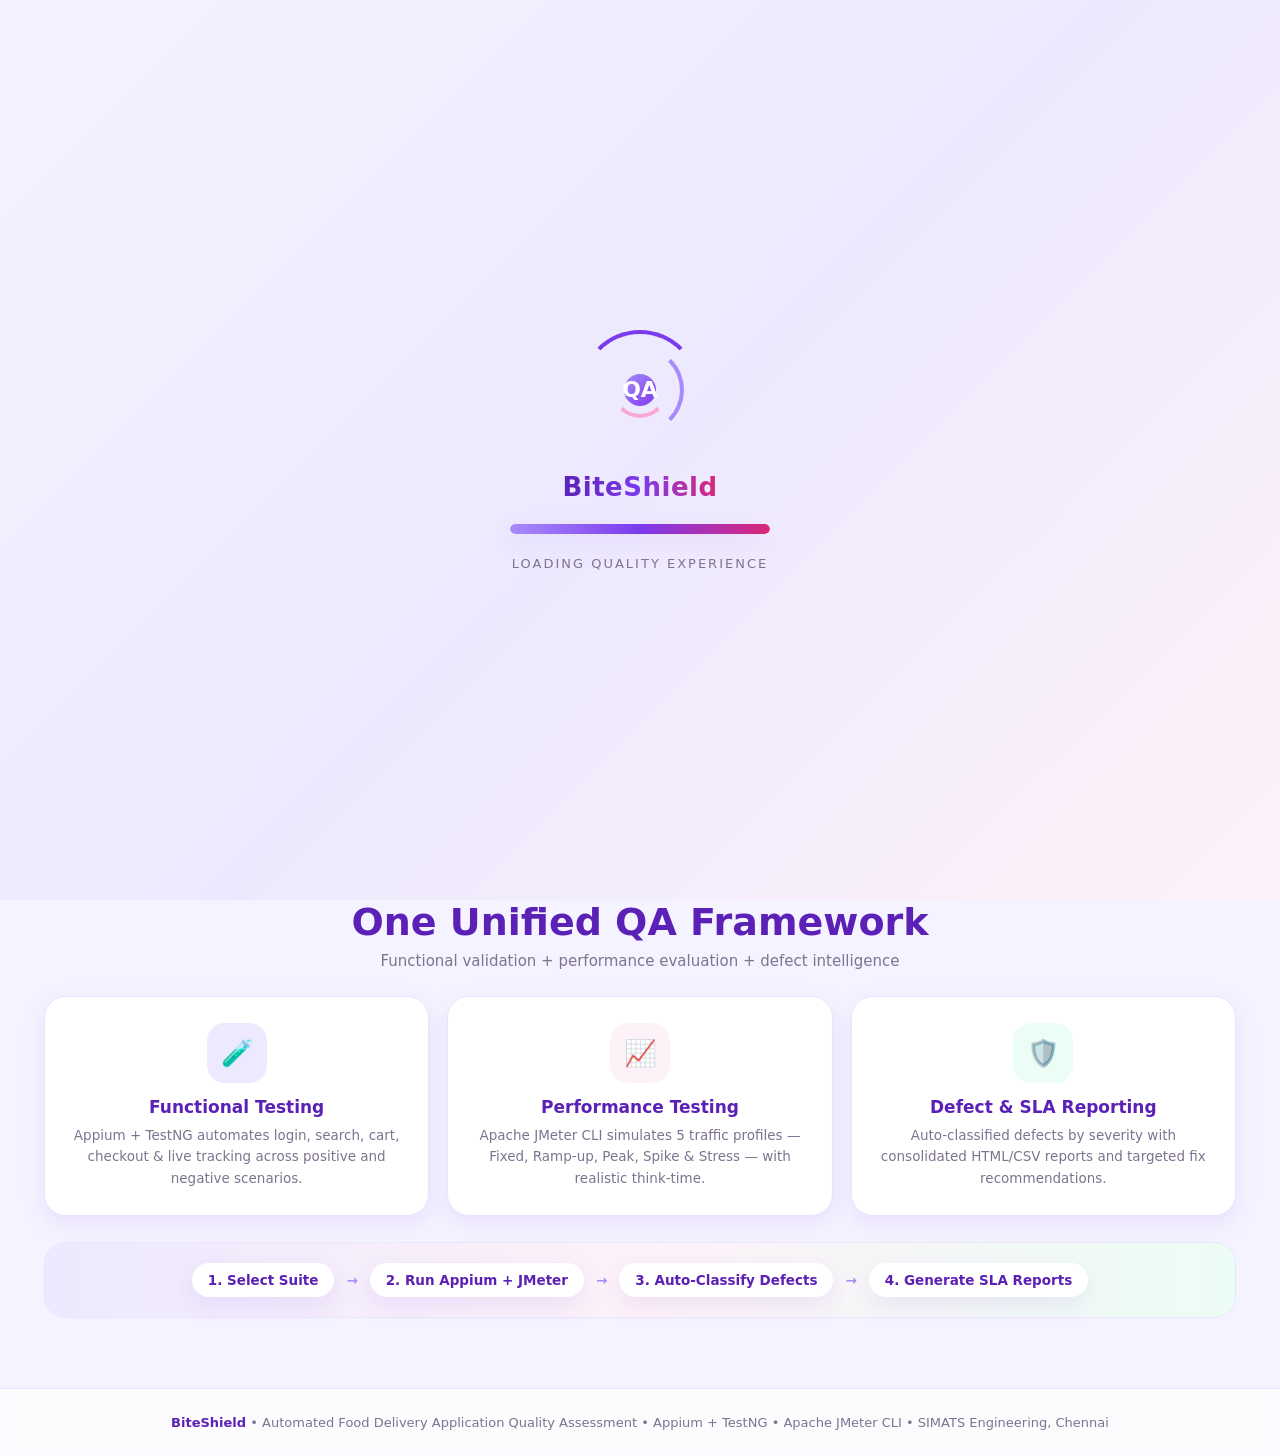
<file: index.html>
<!DOCTYPE html>
<html lang="en">
<head>
<meta charset="UTF-8">
<meta name="viewport" content="width=device-width, initial-scale=1.0">
<title>BiteShield — Automated Food Delivery Quality Assessment</title>
<style>
/* ============ DIGITAL LAVENDER LIGHT THEME ============ */
:root{
  --bg:#F5F3FF; --bg2:#FAF8FF; --card:#FFFFFF;
  --purple:#A78BFA; --purple-dark:#7C3AED; --purple-deep:#5B21B6;
  --lavender-soft:#EDE9FE; --lavender-mid:#DDD6FE;
  --pink:#F9A8D4; --pink-soft:#FDF2F8;
  --mint:#6EE7B7; --mint-soft:#ECFDF5;
  --amber:#FCD34D; --amber-soft:#FFFBEB;
  --rose:#FDA4AF; --rose-soft:#FFF1F2;
  --text:#2E1065; --text-soft:#6D28D9; --muted:#7E7390;
  --border:#E9E4FF;
  --shadow:0 20px 50px rgba(124,58,237,.14);
  --shadow-sm:0 8px 24px rgba(124,58,237,.10);
  --radius:22px;
}
*{margin:0;padding:0;box-sizing:border-box}
html{scroll-behavior:smooth}
body{
  font-family:'Segoe UI',system-ui,-apple-system,Roboto,Helvetica,Arial,sans-serif;
  background:var(--bg); color:var(--text); overflow-x:hidden; min-height:100vh;
}
::selection{background:var(--purple);color:#fff}
::-webkit-scrollbar{width:10px}
::-webkit-scrollbar-track{background:var(--lavender-soft)}
::-webkit-scrollbar-thumb{background:linear-gradient(var(--purple),var(--purple-dark));border-radius:99px}

/* ============ BACKGROUND FLOW ANIMATION ============ */
.bg-flow{position:fixed;inset:0;z-index:-3;overflow:hidden;background:linear-gradient(160deg,#F5F3FF 0%,#FAF8FF 40%,#FDF2F8 100%)}
.blob{position:absolute;border-radius:50%;filter:blur(70px);opacity:.55;will-change:transform}
.blob.b1{width:560px;height:560px;background:#DDD6FE;top:-160px;left:-120px;animation:drift1 18s ease-in-out infinite alternate}
.blob.b2{width:480px;height:480px;background:#FBCFE8;bottom:-140px;right:-100px;animation:drift2 22s ease-in-out infinite alternate}
.blob.b3{width:380px;height:380px;background:#A7F3D0;top:40%;left:55%;animation:drift3 26s ease-in-out infinite alternate;opacity:.35}
.blob.b4{width:300px;height:300px;background:#FDE68A;top:65%;left:8%;animation:drift1 24s ease-in-out infinite alternate-reverse;opacity:.30}
@keyframes drift1{0%{transform:translate(0,0) scale(1)}100%{transform:translate(140px,90px) scale(1.15)}}
@keyframes drift2{0%{transform:translate(0,0) scale(1.1)}100%{transform:translate(-130px,-110px) scale(.9)}}
@keyframes drift3{0%{transform:translate(0,0)}50%{transform:translate(-90px,70px)}100%{transform:translate(60px,-60px)}}
.bg-grid{position:absolute;inset:0;background-image:linear-gradient(rgba(167,139,250,.07) 1px,transparent 1px),linear-gradient(90deg,rgba(167,139,250,.07) 1px,transparent 1px);background-size:44px 44px;animation:gridFlow 20s linear infinite}
@keyframes gridFlow{0%{background-position:0 0}100%{background-position:44px 44px}}
.bg-wave{position:absolute;bottom:-10px;left:0;width:200%;height:180px;opacity:.5;animation:waveMove 14s linear infinite}
@keyframes waveMove{0%{transform:translateX(0)}100%{transform:translateX(-50%)}}
.particle{position:absolute;border-radius:50%;background:var(--purple);opacity:.35;animation:floatUp linear infinite;will-change:transform,opacity}
@keyframes floatUp{0%{transform:translateY(110vh) translateX(0);opacity:0}10%{opacity:.4}90%{opacity:.4}100%{transform:translateY(-10vh) translateX(30px);opacity:0}}

/* ============ PAGE LOADING ANIMATION ============ */
#loader{position:fixed;inset:0;z-index:9999;background:linear-gradient(135deg,#F5F3FF,#EDE9FE,#FDF2F8);display:flex;flex-direction:column;align-items:center;justify-content:center;gap:22px;transition:opacity .7s ease,visibility .7s}
#loader.done{opacity:0;visibility:hidden}
.loader-rings{position:relative;width:120px;height:120px}
.loader-rings span{position:absolute;inset:0;border-radius:50%;border:4px solid transparent}
.loader-rings span:nth-child(1){border-top-color:var(--purple-dark);animation:spin 1s linear infinite}
.loader-rings span:nth-child(2){inset:16px;border-right-color:var(--purple);animation:spin 1.4s linear infinite reverse}
.loader-rings span:nth-child(3){inset:32px;border-bottom-color:var(--pink);animation:spin 1.8s linear infinite}
.loader-core{position:absolute;inset:44px;background:linear-gradient(135deg,var(--purple),var(--purple-dark));border-radius:50%;display:flex;align-items:center;justify-content:center;color:#fff;font-size:22px;font-weight:800;animation:pulseCore 1.4s ease-in-out infinite}
@keyframes spin{to{transform:rotate(360deg)}}
@keyframes pulseCore{0%,100%{transform:scale(1)}50%{transform:scale(1.12)}}
.loader-title{font-size:26px;font-weight:800;letter-spacing:.5px;background:linear-gradient(90deg,var(--purple-deep),var(--purple-dark),#DB2777);-webkit-background-clip:text;background-clip:text;color:transparent}
.loader-bar{width:260px;height:10px;background:#fff;border-radius:99px;overflow:hidden;box-shadow:var(--shadow-sm)}
.loader-bar i{display:block;height:100%;width:0;background:linear-gradient(90deg,var(--purple),var(--purple-dark),#DB2777);border-radius:99px;animation:loadFill 1.8s ease forwards}
@keyframes loadFill{0%{width:0}60%{width:70%}100%{width:100%}}
.loader-sub{color:var(--muted);font-size:13px;letter-spacing:2px;text-transform:uppercase;animation:blinkSoft 1.2s ease-in-out infinite}
@keyframes blinkSoft{0%,100%{opacity:.5}50%{opacity:1}}

/* ============ PAGE CHANGE — 3D FLIP ============ */
#curtain{display:none}
main{perspective:1600px}
.flip-hint{position:fixed;bottom:18px;right:18px;z-index:8000;background:rgba(255,255,255,.9);border:1px solid var(--border);color:var(--purple-deep);font-size:11px;font-weight:800;padding:8px 14px;border-radius:99px;box-shadow:var(--shadow-sm);pointer-events:none;animation:flipHintFade 3s ease forwards}
@keyframes flipHintFade{0%,80%{opacity:1}100%{opacity:0}}

/* ============ NAVBAR ============ */
nav{position:fixed;top:0;left:0;right:0;z-index:1000;display:flex;align-items:center;justify-content:space-between;padding:14px 28px;background:rgba(255,255,255,.72);backdrop-filter:blur(16px);-webkit-backdrop-filter:blur(16px);border-bottom:1px solid var(--border);box-shadow:0 4px 24px rgba(124,58,237,.06)}
.logo{display:flex;align-items:center;gap:12px;cursor:pointer;user-select:none}
.logo-badge{width:44px;height:44px;border-radius:14px;background:linear-gradient(135deg,var(--purple),var(--purple-dark));display:flex;align-items:center;justify-content:center;color:#fff;font-weight:900;font-size:18px;box-shadow:0 8px 20px rgba(124,58,237,.35);animation:logoFloat 3s ease-in-out infinite;transition:transform .3s}
.logo:hover .logo-badge{transform:rotate(-8deg) scale(1.08)}
@keyframes logoFloat{0%,100%{transform:translateY(0)}50%{transform:translateY(-4px)}}
.logo-text{line-height:1.1}
.logo-text b{font-size:19px;color:var(--purple-deep)}
.logo-text small{display:block;font-size:10px;letter-spacing:2px;color:var(--muted);text-transform:uppercase}
.nav-links{display:flex;gap:6px;flex-wrap:wrap}
.nav-btn{position:relative;border:none;background:transparent;padding:10px 18px;border-radius:99px;font-size:14px;font-weight:700;color:var(--text-soft);cursor:pointer;overflow:hidden;transition:color .3s,transform .2s;font-family:inherit}
.nav-btn::before{content:'';position:absolute;inset:0;background:linear-gradient(135deg,var(--purple),var(--purple-dark));border-radius:99px;transform:scale(.6);opacity:0;transition:transform .35s cubic-bezier(.34,1.56,.64,1),opacity .3s;z-index:-1}
.nav-btn:hover{color:var(--purple-deep);transform:translateY(-2px)}
.nav-btn:hover::before{transform:scale(1);opacity:.15}
.nav-btn.active{color:#fff}
.nav-btn.active::before{transform:scale(1);opacity:1}
.nav-btn:active{transform:scale(.95)}
.ripple{position:absolute;border-radius:50%;background:rgba(255,255,255,.55);transform:scale(0);animation:rippleAnim .6s ease-out forwards;pointer-events:none}
.ripple.dark{background:rgba(124,58,237,.25)}
@keyframes rippleAnim{to{transform:scale(4);opacity:0}}
.burger{display:none;background:var(--lavender-soft);border:none;width:44px;height:44px;border-radius:12px;font-size:20px;cursor:pointer;color:var(--purple-deep)}

/* ============ PAGE SYSTEM ============ */
main{padding-top:92px;min-height:100vh}
.page{display:none;max-width:1240px;margin:0 auto;padding:28px 24px 70px}
.page.active{display:block;animation:flipIn .7s cubic-bezier(.22,1,.36,1) both;transform-origin:center center;backface-visibility:hidden}
@keyframes flipIn{0%{opacity:0;transform:rotateY(-72deg) rotateX(8deg) translateY(30px) scale(.94)}55%{opacity:1;transform:rotateY(6deg) rotateX(-2deg) translateY(-4px) scale(1.005)}100%{opacity:1;transform:rotateY(0deg) rotateX(0deg) translateY(0) scale(1)}}
.page-leaving{display:block;animation:flipOut .32s cubic-bezier(.55,.06,.68,.19) both;transform-origin:center center;backface-visibility:hidden}
@keyframes flipOut{0%{opacity:1;transform:rotateY(0deg) scale(1)}100%{opacity:0;transform:rotateY(68deg) rotateX(-6deg) translateY(-24px) scale(.94)}}
.reveal{opacity:0;transform:translateY(28px);transition:opacity .7s ease,transform .7s cubic-bezier(.22,1,.36,1)}
.reveal.in{opacity:1;transform:translateY(0)}

/* ============ BUTTONS ============ */
.btn{position:relative;display:inline-flex;align-items:center;gap:10px;border:none;cursor:pointer;font-family:inherit;font-weight:800;font-size:15px;padding:15px 30px;border-radius:99px;overflow:hidden;transition:transform .25s cubic-bezier(.34,1.56,.64,1),box-shadow .3s;text-decoration:none}
.btn:active{transform:scale(.94)}
.btn-primary{background:linear-gradient(135deg,var(--purple),var(--purple-dark));color:#fff;box-shadow:0 12px 30px rgba(124,58,237,.35)}
.btn-primary:hover{transform:translateY(-4px) scale(1.03);box-shadow:0 18px 38px rgba(124,58,237,.45)}
.btn-primary::after{content:'';position:absolute;top:0;left:-80%;width:50%;height:100%;background:linear-gradient(100deg,transparent,rgba(255,255,255,.45),transparent);transform:skewX(-20deg);animation:btnShine 2.8s ease infinite}
@keyframes btnShine{0%{left:-80%}55%,100%{left:130%}}
.btn-ghost{background:#fff;color:var(--purple-deep);border:2px solid var(--lavender-mid);box-shadow:var(--shadow-sm)}
.btn-ghost:hover{transform:translateY(-4px);border-color:var(--purple);box-shadow:var(--shadow)}
.btn-pink{background:linear-gradient(135deg,#F9A8D4,#EC4899);color:#fff;box-shadow:0 12px 30px rgba(236,72,153,.3)}
.btn-pink:hover{transform:translateY(-4px) scale(1.03);box-shadow:0 18px 38px rgba(236,72,153,.4)}
.btn-sm{padding:10px 20px;font-size:13px}
.btn .arr{transition:transform .3s}
.btn:hover .arr{transform:translateX(5px)}

/* ============ CARDS ============ */
.card{background:var(--card);border:1px solid var(--border);border-radius:var(--radius);box-shadow:var(--shadow-sm);padding:26px;transition:transform .35s cubic-bezier(.22,1,.36,1),box-shadow .35s}
.card:hover{transform:translateY(-6px);box-shadow:var(--shadow)}
.tag{display:inline-block;padding:6px 14px;border-radius:99px;font-size:11px;font-weight:800;letter-spacing:1.5px;text-transform:uppercase}
.tag-purple{background:var(--lavender-soft);color:var(--purple-deep)}
.tag-pink{background:var(--pink-soft);color:#BE185D}
.tag-mint{background:var(--mint-soft);color:#047857}
.tag-amber{background:var(--amber-soft);color:#B45309}
.tag-rose{background:var(--rose-soft);color:#BE123C}

/* ============ HERO + 3D SCENE ============ */
.hero{display:grid;grid-template-columns:1.05fr .95fr;gap:36px;align-items:center;padding:26px 0 10px}
.hero h1{font-size:clamp(34px,4.6vw,56px);line-height:1.08;font-weight:900;color:var(--purple-deep);letter-spacing:-.5px}
.hero h1 .grad{background:linear-gradient(90deg,var(--purple-dark),#DB2777,var(--purple));-webkit-background-clip:text;background-clip:text;color:transparent}
.hero p.lead{margin:18px 0 26px;font-size:17px;line-height:1.65;color:#5B4A7A;max-width:560px}
.hero-btns{display:flex;gap:14px;flex-wrap:wrap}
.hero-stats{display:flex;gap:14px;margin-top:34px;flex-wrap:wrap}
.hstat{background:#fff;border:1px solid var(--border);border-radius:18px;padding:16px 20px;min-width:118px;box-shadow:var(--shadow-sm);transition:transform .3s}
.hstat:hover{transform:translateY(-5px) rotate(-1deg)}
.hstat b{font-size:26px;color:var(--purple-dark);display:block}
.hstat span{font-size:12px;color:var(--muted);font-weight:700;text-transform:uppercase;letter-spacing:.6px}
.scene-wrap{perspective:1200px;display:flex;justify-content:center}
.scene{position:relative;width:340px;height:520px;transform-style:preserve-3d;transition:transform .25s ease-out}
.phone3d{position:absolute;left:50%;top:50%;width:230px;height:470px;margin:-235px 0 0 -115px;background:#1E1B2E;border-radius:38px;padding:10px;box-shadow:0 40px 80px rgba(46,16,101,.35),inset 0 0 0 2px #3B3555;transform:rotateY(-14deg) rotateX(6deg);animation:phoneSpin 9s ease-in-out infinite}
@keyframes phoneSpin{0%,100%{transform:rotateY(-16deg) rotateX(6deg)}50%{transform:rotateY(10deg) rotateX(3deg)}}
.phone-screen{width:100%;height:100%;background:linear-gradient(180deg,#FAF8FF,#F5F3FF);border-radius:30px;overflow:hidden;display:flex;flex-direction:column}
.phone-notch{width:90px;height:20px;background:#1E1B2E;border-radius:0 0 14px 14px;margin:0 auto}
.phone-app{padding:14px 14px 10px;flex:1;display:flex;flex-direction:column;gap:10px}
.pa-head{display:flex;justify-content:space-between;align-items:center}
.pa-head b{font-size:13px;color:var(--purple-deep)}
.pa-head span{font-size:10px;background:var(--lavender-soft);padding:3px 8px;border-radius:99px;color:var(--purple-deep);font-weight:700}
.pa-search{background:#fff;border:1px solid var(--border);border-radius:12px;padding:9px 12px;font-size:11px;color:var(--muted)}
.pa-cats{display:flex;gap:6px}
.pa-cats i{flex:1;text-align:center;font-style:normal;font-size:9px;font-weight:800;padding:7px 0;border-radius:10px;background:#fff;border:1px solid var(--border);color:var(--purple-deep)}
.pa-cats i.on{background:linear-gradient(135deg,var(--purple),var(--purple-dark));color:#fff;border:none}
.pa-food{background:#fff;border:1px solid var(--border);border-radius:14px;padding:10px;display:flex;gap:10px;align-items:center;animation:paSlide 3s ease-in-out infinite}
.pa-food:nth-child(3){animation-delay:.4s}
@keyframes paSlide{0%,100%{transform:translateX(0)}50%{transform:translateX(5px)}}
.pa-thumb{width:44px;height:44px;border-radius:12px;flex-shrink:0;display:flex;align-items:center;justify-content:center;font-size:20px}
.pa-food b{font-size:11px;color:var(--purple-deep);display:block}
.pa-food small{font-size:9px;color:var(--muted)}
.pa-food em{margin-left:auto;font-style:normal;font-size:10px;font-weight:800;color:#047857;background:var(--mint-soft);padding:3px 7px;border-radius:99px}
.pa-cart{margin-top:auto;background:linear-gradient(135deg,var(--purple),var(--purple-dark));color:#fff;border-radius:14px;padding:11px;text-align:center;font-size:11px;font-weight:800;animation:cartPulse 2s ease-in-out infinite}
@keyframes cartPulse{0%,100%{transform:scale(1)}50%{transform:scale(1.03)}}
.float-card{position:absolute;background:rgba(255,255,255,.92);backdrop-filter:blur(8px);border:1px solid var(--border);border-radius:16px;padding:12px 16px;box-shadow:var(--shadow);z-index:3;animation:floatY 4s ease-in-out infinite}
.float-card b{font-size:17px;color:var(--purple-deep);display:block}
.float-card span{font-size:10px;color:var(--muted);font-weight:700;text-transform:uppercase;letter-spacing:.5px}
.fc1{top:30px;left:-58px;transform:translateZ(70px);animation-delay:.2s}
.fc2{top:150px;right:-66px;transform:translateZ(90px);animation-delay:.8s}
.fc3{bottom:120px;left:-72px;transform:translateZ(60px);animation-delay:1.3s}
.fc4{bottom:26px;right:-40px;transform:translateZ(80px);animation-delay:.5s}
@keyframes floatY{0%,100%{margin-top:0}50%{margin-top:-14px}}
.orbit-ring{position:absolute;left:50%;top:50%;width:430px;height:430px;margin:-215px 0 0 -215px;border:2px dashed rgba(167,139,250,.35);border-radius:50%;animation:orbitSpin 26s linear infinite}
.orbit-ring::before{content:'';position:absolute;top:-7px;left:50%;width:14px;height:14px;background:var(--purple);border-radius:50%;box-shadow:0 0 0 5px rgba(167,139,250,.25)}
@keyframes orbitSpin{to{transform:rotate(360deg)}}

/* ============ SECTION HEADS ============ */
.sec-head{text-align:center;margin:44px 0 26px}
.sec-head h2{font-size:clamp(26px,3.4vw,38px);font-weight:900;color:var(--purple-deep);margin-top:12px}
.sec-head p{color:var(--muted);margin-top:8px;font-size:15px}
.grid3{display:grid;grid-template-columns:repeat(3,1fr);gap:18px}
.grid2{display:grid;grid-template-columns:repeat(2,1fr);gap:18px}
.pillar{text-align:center}
.pillar .ico{width:60px;height:60px;margin:0 auto 14px;border-radius:18px;display:flex;align-items:center;justify-content:center;font-size:26px}
.pillar h3{color:var(--purple-deep);font-size:17px;margin-bottom:8px}
.pillar p{color:var(--muted);font-size:13.5px;line-height:1.6}
.flow-strip{margin-top:26px;background:linear-gradient(90deg,var(--lavender-soft),var(--pink-soft),var(--mint-soft));border:1px solid var(--border);border-radius:var(--radius);padding:20px 24px;display:flex;align-items:center;justify-content:center;gap:12px;flex-wrap:wrap;font-weight:800;color:var(--purple-deep);font-size:13.5px}
.flow-strip .step{background:#fff;padding:9px 16px;border-radius:99px;box-shadow:var(--shadow-sm);animation:stepPop 2.4s ease-in-out infinite}
.flow-strip .step:nth-child(3){animation-delay:.3s}.flow-strip .step:nth-child(5){animation-delay:.6s}.flow-strip .step:nth-child(7){animation-delay:.9s}
@keyframes stepPop{0%,100%{transform:scale(1)}50%{transform:scale(1.07)}}
.flow-strip .arr{color:var(--purple)}

/* ============ SIMULATION PAGE ============ */
.sim-grid{display:grid;grid-template-columns:400px 1fr;gap:22px;align-items:start}
.sim-panel{background:#fff;border:1px solid var(--border);border-radius:26px;box-shadow:var(--shadow);padding:22px}
.sim-panel h3{color:var(--purple-deep);font-size:18px;display:flex;align-items:center;gap:10px;margin-bottom:4px}
.sim-panel .sub{color:var(--muted);font-size:13px;margin-bottom:16px}
.live-dot{display:inline-flex;align-items:center;gap:7px;font-size:11px;font-weight:800;color:#047857;background:var(--mint-soft);padding:5px 12px;border-radius:99px;text-transform:uppercase;letter-spacing:1px}
.live-dot i{width:8px;height:8px;border-radius:50%;background:#10B981;animation:liveBlink 1.2s ease-in-out infinite}
@keyframes liveBlink{0%,100%{opacity:1;transform:scale(1)}50%{opacity:.4;transform:scale(.7)}}
/* phone sim */
.sim-phone{width:280px;margin:6px auto 14px;background:#1E1B2E;border-radius:34px;padding:9px;box-shadow:0 24px 50px rgba(46,16,101,.3)}
.sim-screen{background:linear-gradient(180deg,#FAF8FF,#F5F3FF);border-radius:26px;height:480px;overflow:hidden;display:flex;flex-direction:column;position:relative}
.sim-screen .phone-notch{width:80px;height:18px}
.sim-body{padding:14px;flex:1;display:flex;flex-direction:column;gap:10px;overflow:hidden}
.sim-title{font-size:15px;font-weight:900;color:var(--purple-deep)}
.sim-input{background:#fff;border:1px solid var(--border);border-radius:12px;padding:11px 13px;font-size:12px;color:var(--muted)}
.sim-btn{background:linear-gradient(135deg,var(--purple),var(--purple-dark));color:#fff;border:none;border-radius:12px;padding:12px;font-size:13px;font-weight:800;text-align:center;animation:cartPulse 2s ease-in-out infinite}
.sim-food{background:#fff;border:1px solid var(--border);border-radius:14px;padding:11px;display:flex;gap:10px;align-items:center}
.sim-food b{font-size:12px;color:var(--purple-deep);display:block}
.sim-food small{font-size:10px;color:var(--muted)}
.sim-food .price{margin-left:auto;font-weight:800;color:var(--purple-dark);font-size:12px}
.sim-row{display:flex;justify-content:space-between;font-size:12px;color:#5B4A7A;padding:4px 2px}
.sim-row b{color:var(--purple-deep)}
.sim-total{border-top:1px dashed var(--lavender-mid);padding-top:8px;font-size:14px}
.sim-track{flex:1;background:#fff;border:1px solid var(--border);border-radius:14px;position:relative;overflow:hidden;min-height:150px}
.sim-track .road{position:absolute;left:0;right:0;top:50%;height:8px;background:var(--lavender-soft);border-radius:99px;transform:translateY(-50%)}
.sim-track .fill{position:absolute;left:0;top:50%;height:8px;background:linear-gradient(90deg,var(--purple),#DB2777);border-radius:99px;transform:translateY(-50%);width:0;transition:width 1s linear}
.sim-track .bike{position:absolute;top:50%;transform:translate(-50%,-50%);font-size:22px;transition:left 1s linear;filter:drop-shadow(0 4px 6px rgba(0,0,0,.2))}
.sim-track .pin{position:absolute;font-size:18px}
.sim-status{display:flex;gap:6px}
.sim-status span{flex:1;text-align:center;font-size:9px;font-weight:800;padding:7px 2px;border-radius:9px;background:#fff;border:1px solid var(--border);color:var(--muted);transition:all .4s}
.sim-status span.on{background:linear-gradient(135deg,var(--purple),var(--purple-dark));color:#fff;border:none;transform:scale(1.05)}
.sim-status span.done{background:var(--mint-soft);color:#047857;border:none}
.sim-progress{height:8px;background:var(--lavender-soft);border-radius:99px;overflow:hidden}
.sim-progress i{display:block;height:100%;width:0;background:linear-gradient(90deg,var(--purple),#DB2777);border-radius:99px;transition:width .5s ease}
.sim-controls{display:flex;gap:10px;justify-content:center;margin-top:6px}
.step-label{text-align:center;font-size:12px;font-weight:800;color:var(--purple-deep);letter-spacing:1px;text-transform:uppercase;min-height:18px}
/* dashboard */
.dash-metrics{display:grid;grid-template-columns:repeat(4,1fr);gap:12px;margin-bottom:16px}
.metric{background:linear-gradient(160deg,#FAF8FF,#F5F3FF);border:1px solid var(--border);border-radius:16px;padding:14px;text-align:center}
.metric b{font-size:22px;color:var(--purple-dark);display:block;font-variant-numeric:tabular-nums}
.metric span{font-size:10px;color:var(--muted);font-weight:800;text-transform:uppercase;letter-spacing:.5px}
.metric small{display:block;font-size:11px;color:#047857;font-weight:700;margin-top:2px}
.test-list{display:flex;flex-direction:column;gap:8px;margin-bottom:16px}
.test-item{display:flex;align-items:center;gap:11px;background:#FAF8FF;border:1px solid var(--border);border-radius:13px;padding:10px 13px;font-size:13px;font-weight:600;color:#5B4A7A;transition:all .4s}
.test-item .st{width:26px;height:26px;border-radius:50%;flex-shrink:0;display:flex;align-items:center;justify-content:center;font-size:12px;font-weight:900;background:#fff;border:2px solid var(--lavender-mid);color:var(--muted);transition:all .4s}
.test-item.running{border-color:var(--purple);background:var(--lavender-soft)}
.test-item.running .st{border-color:var(--purple);color:var(--purple-dark);animation:spinFast .8s linear infinite}
.test-item.pass{border-color:#A7F3D0;background:var(--mint-soft)}
.test-item.pass .st{background:#10B981;border-color:#10B981;color:#fff}
.test-item.fail{border-color:#FECDD3;background:var(--rose-soft)}
.test-item.fail .st{background:#F43F5E;border-color:#F43F5E;color:#fff}
@keyframes spinFast{to{transform:rotate(360deg)}}
.test-item .ms{margin-left:auto;font-size:11px;color:var(--muted);font-variant-numeric:tabular-nums}
.chart-wrap{background:#FAF8FF;border:1px solid var(--border);border-radius:16px;padding:14px;margin-bottom:16px}
.chart-wrap canvas{width:100%;height:190px;display:block}
.workload-btns{display:flex;gap:8px;flex-wrap:wrap;margin-bottom:10px}
.wl-btn{border:2px solid var(--lavender-mid);background:#fff;color:var(--purple-deep);font-weight:800;font-size:12px;padding:8px 14px;border-radius:99px;cursor:pointer;font-family:inherit;transition:all .25s}
.wl-btn:hover{transform:translateY(-2px);border-color:var(--purple)}
.wl-btn.on{background:linear-gradient(135deg,var(--purple),var(--purple-dark));color:#fff;border-color:transparent;box-shadow:0 8px 18px rgba(124,58,237,.3)}
.defect-feed{display:flex;flex-direction:column;gap:8px;max-height:190px;overflow:hidden}
.defect-item{display:flex;gap:10px;align-items:flex-start;background:#FAF8FF;border:1px solid var(--border);border-left:5px solid var(--purple);border-radius:12px;padding:10px 12px;font-size:12.5px;color:#5B4A7A;animation:defectIn .5s cubic-bezier(.22,1,.36,1) both}
@keyframes defectIn{from{opacity:0;transform:translateX(-18px)}to{opacity:1;transform:translateX(0)}}
.defect-item.crit{border-left-color:#F43F5E}
.defect-item.high{border-left-color:#F59E0B}
.defect-item.med{border-left-color:#A78BFA}
.defect-item.low{border-left-color:#10B981}
.defect-item b{color:var(--purple-deep)}

/* ============ MODULES PAGE ============ */
.module-hero{background:linear-gradient(135deg,#fff,var(--lavender-soft));border:1px solid var(--border);border-radius:26px;box-shadow:var(--shadow);padding:30px;margin-bottom:20px;position:relative;overflow:hidden}
.module-hero::before{content:'';position:absolute;right:-60px;top:-60px;width:220px;height:220px;background:radial-gradient(circle,rgba(167,139,250,.35),transparent 70%);border-radius:50%}
.module-hero h3{font-size:24px;color:var(--purple-deep);margin:10px 0 8px}
.module-hero p{color:#5B4A7A;line-height:1.65;font-size:14.5px;max-width:760px}
.tool-stack{display:flex;gap:8px;flex-wrap:wrap;margin-top:14px}
.tool-stack span{background:#fff;border:1px solid var(--lavender-mid);padding:7px 14px;border-radius:99px;font-size:12px;font-weight:800;color:var(--purple-deep)}
.steps{display:flex;flex-direction:column;gap:12px}
.step-card{display:flex;gap:16px;background:#fff;border:1px solid var(--border);border-radius:18px;padding:18px;box-shadow:var(--shadow-sm);transition:transform .3s,box-shadow .3s}
.step-card:hover{transform:translateX(8px);box-shadow:var(--shadow)}
.step-num{width:46px;height:46px;flex-shrink:0;border-radius:14px;background:linear-gradient(135deg,var(--purple),var(--purple-dark));color:#fff;display:flex;align-items:center;justify-content:center;font-weight:900;font-size:17px;box-shadow:0 8px 18px rgba(124,58,237,.3)}
.step-card h4{color:var(--purple-deep);font-size:15.5px;margin-bottom:5px}
.step-card p{color:var(--muted);font-size:13.5px;line-height:1.6}
.api-list{display:flex;flex-direction:column;gap:9px}
.api-item{display:flex;align-items:center;gap:12px;background:#FAF8FF;border:1px solid var(--border);border-radius:13px;padding:11px 14px;font-size:13.5px;color:#5B4A7A}
.api-item code{background:var(--lavender-soft);color:var(--purple-deep);font-weight:800;padding:4px 10px;border-radius:8px;font-size:12px;font-family:Consolas,monospace}
.api-item .m{font-weight:900;font-size:11px;padding:4px 9px;border-radius:7px;color:#fff}
.m-get{background:#10B981}.m-post{background:#F59E0B}

/* ============ RESULTS PAGE ============ */
.sev-grid{display:grid;grid-template-columns:repeat(4,1fr);gap:16px}
.sev-card{border-radius:20px;padding:22px;text-align:center;color:#fff;position:relative;overflow:hidden;transition:transform .3s}
.sev-card:hover{transform:translateY(-8px) rotate(-1deg)}
.sev-card b{font-size:30px;display:block}
.sev-card h4{font-size:15px;letter-spacing:2px;margin:4px 0 10px}
.sev-card p{font-size:12.5px;line-height:1.55;opacity:.95}
.sev-crit{background:linear-gradient(150deg,#FB7185,#E11D48)}
.sev-high{background:linear-gradient(150deg,#FBBF24,#D97706)}
.sev-med{background:linear-gradient(150deg,#A78BFA,#7C3AED)}
.sev-low{background:linear-gradient(150deg,#34D399,#059669)}
.bar-row{display:grid;grid-template-columns:130px 1fr 60px;gap:12px;align-items:center;margin-bottom:13px;font-size:13px;font-weight:700;color:#5B4A7A}
.bar-track{height:20px;background:var(--lavender-soft);border-radius:99px;overflow:hidden}
.bar-fill{height:100%;width:0;border-radius:99px;background:linear-gradient(90deg,var(--purple),#DB2777);transition:width 1.2s cubic-bezier(.22,1,.36,1)}
.bar-row b{color:var(--purple-deep);text-align:right;font-variant-numeric:tabular-nums}
.fix-list{display:flex;flex-direction:column;gap:10px}
.fix-item{display:flex;gap:12px;align-items:flex-start;background:var(--mint-soft);border:1px solid #A7F3D0;border-radius:14px;padding:14px;font-size:13.5px;color:#065F46;line-height:1.55}
.fix-item .fi{font-size:18px}

/* ============ ABOUT PAGE ============ */
.team-grid{display:grid;grid-template-columns:repeat(3,1fr);gap:18px}
.team-card{text-align:center;padding:30px 22px}
.avatar{width:84px;height:84px;margin:0 auto 14px;border-radius:50%;display:flex;align-items:center;justify-content:center;font-size:30px;font-weight:900;color:#fff;box-shadow:0 12px 26px rgba(124,58,237,.3);animation:avatarFloat 3.5s ease-in-out infinite}
@keyframes avatarFloat{0%,100%{transform:translateY(0)}50%{transform:translateY(-6px)}}
.team-card h3{color:var(--purple-deep);font-size:17px}
.team-card .role{color:var(--purple);font-weight:800;font-size:12px;text-transform:uppercase;letter-spacing:1px;margin:5px 0 10px}
.team-card p{color:var(--muted);font-size:13px;line-height:1.6}
.ref-list{display:flex;flex-direction:column;gap:10px}
.ref-item{background:#FAF8FF;border:1px solid var(--border);border-radius:13px;padding:13px 16px;font-size:12.5px;color:#5B4A7A;line-height:1.6}
.ref-item b{color:var(--purple-deep)}
.thanks{text-align:center;padding:44px 26px;background:linear-gradient(135deg,var(--lavender-soft),var(--pink-soft));border-radius:26px;border:1px solid var(--border)}
.thanks h2{font-size:34px;font-weight:900;color:var(--purple-deep)}
.thanks p{color:#5B4A7A;margin-top:10px}

/* ============ FOOTER ============ */
footer{border-top:1px solid var(--border);background:rgba(255,255,255,.7);backdrop-filter:blur(10px);padding:26px 24px;text-align:center;color:var(--muted);font-size:13px}
footer b{color:var(--purple-deep)}

/* ============ TOAST ============ */
#toast{position:fixed;bottom:26px;left:50%;transform:translate(-50%,80px);background:linear-gradient(135deg,var(--purple-dark),var(--purple-deep));color:#fff;padding:14px 26px;border-radius:99px;font-weight:800;font-size:14px;box-shadow:0 16px 36px rgba(91,33,182,.4);z-index:9500;transition:transform .45s cubic-bezier(.34,1.56,.64,1);opacity:0}
#toast.show{transform:translate(-50%,0);opacity:1}

/* ============ MODULE SIMULATORS ============ */
.simulator-box{background:#fff;border:2px solid var(--lavender-mid);border-radius:26px;box-shadow:var(--shadow);padding:26px;margin:22px 0;position:relative;overflow:hidden}
.simulator-box::before{content:'';position:absolute;top:0;left:0;right:0;height:6px;background:linear-gradient(90deg,var(--purple),#DB2777,var(--mint))}
.sim-head{display:flex;align-items:center;gap:12px;flex-wrap:wrap;margin-bottom:6px}
.sim-head h3{color:var(--purple-deep);font-size:20px}
.sim-head .live-dot{margin-left:auto}
.role-box{background:linear-gradient(135deg,var(--lavender-soft),var(--pink-soft));border:1px dashed var(--purple);border-radius:16px;padding:15px 18px;margin:14px 0;font-size:13.5px;line-height:1.65;color:#4C1D95}
.role-box b{color:var(--purple-deep)}
.m1-layout{display:grid;grid-template-columns:1fr 1.15fr;gap:18px}
.m1-tests{display:flex;flex-direction:column;gap:8px}
.m1-test{display:flex;align-items:center;gap:11px;background:#FAF8FF;border:1px solid var(--border);border-radius:13px;padding:11px 13px;font-size:13px;font-weight:600;color:#5B4A7A;cursor:pointer;transition:all .3s;text-align:left;font-family:inherit;width:100%}
.m1-test:hover{transform:translateX(4px);border-color:var(--purple)}
.m1-test .st{width:28px;height:28px;border-radius:50%;flex-shrink:0;display:flex;align-items:center;justify-content:center;font-size:12px;font-weight:900;background:#fff;border:2px solid var(--lavender-mid);color:var(--muted);transition:all .3s}
.m1-test.active{border-color:var(--purple);background:var(--lavender-soft);box-shadow:var(--shadow-sm)}
.m1-test.active .st{border-color:var(--purple);color:var(--purple-dark);animation:spinFast .8s linear infinite}
.m1-test.pass{border-color:#A7F3D0;background:var(--mint-soft)}
.m1-test.pass .st{background:#10B981;border-color:#10B981;color:#fff}
.m1-test.fail{border-color:#FECDD3;background:var(--rose-soft)}
.m1-test.fail .st{background:#F43F5E;border-color:#F43F5E;color:#fff}
.m1-test small{margin-left:auto;font-size:10px;color:var(--muted);font-weight:800;text-transform:uppercase}
.m1-stage{background:#1E1B2E;border-radius:20px;padding:14px;display:flex;flex-direction:column;gap:12px}
.m1-phone{background:linear-gradient(180deg,#FAF8FF,#F5F3FF);border-radius:16px;padding:16px;min-height:170px;display:flex;flex-direction:column;gap:9px;justify-content:center}
.m1-phone .mp-title{font-size:14px;font-weight:900;color:var(--purple-deep)}
.m1-phone .mp-row{background:#fff;border:1px solid var(--border);border-radius:10px;padding:9px 12px;font-size:12px;color:#5B4A7A}
.m1-phone .mp-btn{background:linear-gradient(135deg,var(--purple),var(--purple-dark));color:#fff;border-radius:10px;padding:10px;text-align:center;font-size:12px;font-weight:800}
.m1-log{background:#0F0A24;border-radius:14px;padding:14px;height:150px;overflow-y:auto;font-family:Consolas,'Courier New',monospace;font-size:11.5px;line-height:1.7;color:#C4B5FD}
.m1-log .ok{color:#6EE7B7}.m1-log .err{color:#FDA4AF}.m1-log .info{color:#93C5FD}.m1-log .dim{color:#7E7390}
.m1-controls{display:flex;gap:10px;flex-wrap:wrap;margin-top:14px;align-items:center}
.m1-result{margin-left:auto;font-weight:900;font-size:14px;padding:9px 18px;border-radius:99px;background:var(--lavender-soft);color:var(--purple-deep);transition:all .3s}
.m1-result.pass{background:var(--mint-soft);color:#047857}
.m1-result.fail{background:var(--rose-soft);color:#BE123C}
.m2-controls{display:flex;gap:14px;flex-wrap:wrap;align-items:center;background:#FAF8FF;border:1px solid var(--border);border-radius:16px;padding:16px;margin-bottom:14px}
.vu-wrap{flex:1;min-width:220px}
.vu-wrap label{font-size:12px;font-weight:800;color:var(--purple-deep);display:flex;justify-content:space-between;margin-bottom:7px}
.vu-wrap label b{font-size:15px;color:var(--purple-dark)}
input[type=range]{width:100%;height:10px;-webkit-appearance:none;appearance:none;background:linear-gradient(90deg,var(--purple),#DB2777);border-radius:99px;outline:none;cursor:pointer}
input[type=range]::-webkit-slider-thumb{-webkit-appearance:none;width:26px;height:26px;border-radius:50%;background:#fff;border:4px solid var(--purple-dark);box-shadow:0 4px 12px rgba(124,58,237,.4);cursor:grab}
input[type=range]::-moz-range-thumb{width:22px;height:22px;border-radius:50%;background:#fff;border:4px solid var(--purple-dark);cursor:grab}
.m2-metrics{display:grid;grid-template-columns:repeat(5,1fr);gap:10px;margin-top:12px}
.thread-box{background:#FAF8FF;border:1px solid var(--border);border-radius:16px;padding:16px;margin-top:14px}
.thread-dots{display:flex;flex-wrap:wrap;gap:5px;margin-top:10px;min-height:52px}
.thread-dot{width:16px;height:16px;border-radius:50%;background:linear-gradient(135deg,var(--purple),var(--purple-dark));box-shadow:0 2px 6px rgba(124,58,237,.35);animation:dotPop .4s cubic-bezier(.34,1.56,.64,1) both}
@keyframes dotPop{from{transform:scale(0)}to{transform:scale(1)}}
.api-hits{display:grid;grid-template-columns:repeat(4,1fr);gap:10px;margin-top:12px}
.api-hit{background:#fff;border:1px solid var(--border);border-radius:13px;padding:12px;text-align:center}
.api-hit code{display:block;background:var(--lavender-soft);color:var(--purple-deep);font-weight:800;padding:4px 6px;border-radius:7px;font-size:11px;font-family:Consolas,monospace;margin-bottom:6px}
.api-hit b{font-size:18px;color:var(--purple-dark);font-variant-numeric:tabular-nums}
.api-hit span{display:block;font-size:10px;color:var(--muted);font-weight:800;text-transform:uppercase}
@media(max-width:700px){.api-hits{grid-template-columns:repeat(2,1fr)}}
.m2-chart-wrap{background:#FAF8FF;border:1px solid var(--border);border-radius:16px;padding:14px}
.m2-chart-wrap canvas{width:100%;height:200px;display:block}
@media(max-width:900px){.m1-layout{grid-template-columns:1fr}.m2-metrics{grid-template-columns:repeat(2,1fr)}}

/* ============ RESPONSIVE ============ */
@media(max-width:1020px){
  .hero{grid-template-columns:1fr}
  .sim-grid{grid-template-columns:1fr}
  .grid3,.sev-grid{grid-template-columns:repeat(2,1fr)}
  .team-grid{grid-template-columns:1fr}
  .fc1{left:-8px}.fc2{right:-8px}.fc3{left:-8px}.fc4{right:-8px}
}
@media(max-width:640px){
  .nav-links{display:none;position:absolute;top:74px;right:16px;flex-direction:column;background:#fff;border:1px solid var(--border);border-radius:18px;padding:12px;box-shadow:var(--shadow);min-width:190px}
  .nav-links.open{display:flex}
  .burger{display:block}
  .grid2,.grid3,.sev-grid,.dash-metrics{grid-template-columns:1fr 1fr}
  .scene{width:300px;height:480px}
  .phone3d{width:200px;height:420px;margin:-210px 0 0 -100px}
  .orbit-ring{width:360px;height:360px;margin:-180px 0 0 -180px}
  .bar-row{grid-template-columns:100px 1fr 50px}
}
</style>
</head>
<body>

<!-- BACKGROUND FLOW -->
<div class="bg-flow">
  <div class="blob b1"></div><div class="blob b2"></div><div class="blob b3"></div><div class="blob b4"></div>
  <div class="bg-grid"></div>
  <svg class="bg-wave" viewBox="0 0 2880 180" preserveAspectRatio="none">
    <path d="M0,90 C240,30 480,150 720,90 C960,30 1200,150 1440,90 C1680,30 1920,150 2160,90 C2400,30 2640,150 2880,90 L2880,180 L0,180 Z" fill="rgba(167,139,250,.14)"/>
    <path d="M0,110 C240,60 480,160 720,110 C960,60 1200,160 1440,110 C1680,60 1920,160 2160,110 C2400,60 2640,160 2880,110 L2880,180 L0,180 Z" fill="rgba(249,168,212,.12)"/>
  </svg>
  <div id="particles"></div>
</div>

<!-- LOADER -->
<div id="loader">
  <div class="loader-rings"><span></span><span></span><span></span><div class="loader-core">QA</div></div>
  <div class="loader-title">BiteShield</div>
  <div class="loader-bar"><i></i></div>
  <div class="loader-sub">Loading Quality Experience</div>
</div>

<!-- PAGE CHANGE CURTAIN -->
<div id="curtain"><div class="panel"></div><div class="panel"></div><div class="panel"></div><div class="panel"></div><div class="panel"></div></div>

<!-- NAV -->
<nav>
  <div class="logo" onclick="goPage('home')">
    <div class="logo-badge">🍔</div>
    <div class="logo-text"><b>BiteShield</b><small>Quality Assessment</small></div>
  </div>
  <div class="nav-links" id="navLinks">
    <button class="nav-btn active" data-page="home" onclick="goPage('home')">🏠 Home</button>
    <button class="nav-btn" data-page="simulation" onclick="goPage('simulation')">▶ Simulation</button>
    <button class="nav-btn" data-page="modules" onclick="goPage('modules')">🧩 Modules</button>
    <button class="nav-btn" data-page="results" onclick="goPage('results')">📊 Results</button>
    <button class="nav-btn" data-page="about" onclick="goPage('about')">👥 About</button>
    <a class="nav-btn" href="food-app/index.html" style="background:linear-gradient(135deg,#F97316,#EA580C);color:#fff;text-decoration:none;display:inline-flex;align-items:center">🍔 Bite and Eat</a>
  </div>
  <button class="burger" onclick="document.getElementById('navLinks').classList.toggle('open')">☰</button>
</nav>

<main>
<!-- ================= HOME ================= -->
<section class="page active" id="page-home">
  <div class="hero">
    <div>
      <span class="tag tag-purple">✦ Software Quality Assurance Project</span>
      <h1>Automated Food Delivery <span class="grad">Quality Assessment</span></h1>
      <p class="lead">A unified QA framework combining <b>Appium + TestNG</b> functional testing, <b>Apache JMeter</b> performance evaluation, and <b>defect &amp; SLA reporting</b> — validated live in a 3D interactive simulation.</p>
      <div class="hero-btns">
        <a class="btn btn-pink" href="food-app/index.html" style="text-decoration:none">🍔 Bite and Eat <span class="arr">→</span></a>
        <button class="btn btn-primary" onclick="goPage('simulation')">▶ Run Live Simulation <span class="arr">→</span></button>
        <button class="btn btn-ghost" onclick="goPage('modules')">🧩 Explore Modules</button>
      </div>
      <div id="syncBadge" style="display:none;margin-top:14px;background:var(--mint-soft);border:1px solid #A7F3D0;color:#047857;border-radius:12px;padding:10px 16px;font-size:13px;font-weight:700"></div>
      <div class="hero-stats">
        <div class="hstat"><b data-count="6">0</b><span>Ordering Workflows</span></div>
        <div class="hstat"><b data-count="5">0</b><span>Load Profiles</span></div>
        <div class="hstat"><b data-count="4">0</b><span>SLA Metrics</span></div>
        <div class="hstat"><b data-count="98">0</b><span>% Pass Rate</span></div>
      </div>
    </div>
    <div class="scene-wrap">
      <div class="scene" id="scene">
        <div class="orbit-ring"></div>
        <div class="phone3d">
          <div class="phone-screen">
            <div class="phone-notch"></div>
            <div class="phone-app">
              <div class="pa-head"><b>🍔 FoodDash</b><span>📍 Chennai</span></div>
              <div class="pa-search">🔍 Search biryani, pizza, dosa...</div>
              <div class="pa-cats"><i class="on">🍕 Pizza</i><i>🍔 Burger</i><i>🍛 Biryani</i><i>🥗 Healthy</i></div>
              <div class="pa-food"><div class="pa-thumb" style="background:#FDE68A">🍕</div><div><b>Cheese Burst Pizza</b><small>⭐ 4.8 • 25 min</small></div><em>₹299</em></div>
              <div class="pa-food"><div class="pa-thumb" style="background:#FBCFE8">🍔</div><div><b>Smoky Burger</b><small>⭐ 4.6 • 20 min</small></div><em>₹199</em></div>
              <div class="pa-food"><div class="pa-thumb" style="background:#A7F3D0">🍛</div><div><b>Chicken Biryani</b><small>⭐ 4.9 • 30 min</small></div><em>₹249</em></div>
              <div class="pa-cart">🛒 View Cart • 3 Items</div>
            </div>
          </div>
        </div>
        <div class="float-card fc1"><b>98.2%</b><span>Test Pass Rate</span></div>
        <div class="float-card fc2"><b>320 ms</b><span>p95 Latency</span></div>
        <div class="float-card fc3"><b>1,240 req/s</b><span>Throughput</span></div>
        <div class="float-card fc4"><b>0 Critical</b><span>Open Defects</span></div>
      </div>
    </div>
  </div>

  <div class="sec-head reveal">
    <span class="tag tag-pink">Three Quality Pillars</span>
    <h2>One Unified QA Framework</h2>
    <p>Functional validation + performance evaluation + defect intelligence</p>
  </div>
  <div class="grid3">
    <div class="card pillar reveal"><div class="ico" style="background:var(--lavender-soft)">🧪</div><h3>Functional Testing</h3><p>Appium + TestNG automates login, search, cart, checkout &amp; live tracking across positive and negative scenarios.</p></div>
    <div class="card pillar reveal"><div class="ico" style="background:var(--pink-soft)">📈</div><h3>Performance Testing</h3><p>Apache JMeter CLI simulates 5 traffic profiles — Fixed, Ramp-up, Peak, Spike &amp; Stress — with realistic think-time.</p></div>
    <div class="card pillar reveal"><div class="ico" style="background:var(--mint-soft)">🛡️</div><h3>Defect &amp; SLA Reporting</h3><p>Auto-classified defects by severity with consolidated HTML/CSV reports and targeted fix recommendations.</p></div>
  </div>

  <div class="flow-strip reveal">
    <span class="step">1. Select Suite</span><span class="arr">→</span>
    <span class="step">2. Run Appium + JMeter</span><span class="arr">→</span>
    <span class="step">3. Auto-Classify Defects</span><span class="arr">→</span>
    <span class="step">4. Generate SLA Reports</span>
  </div>
</section>

<!-- ================= SIMULATION ================= -->
<section class="page" id="page-simulation">
  <div class="sec-head">
    <span class="tag tag-mint"><span class="live-dot"><i></i> Live</span></span>
    <h2>Live Animated Simulation</h2>
    <p>Left: customer ordering flow &nbsp;•&nbsp; Right: QA test execution dashboard</p>
  </div>

  <div class="sim-grid">
    <!-- LEFT: PHONE ORDERING SIM -->
    <div class="sim-panel">
      <h3>📱 Food Delivery App <span class="live-dot" style="margin-left:auto"><i></i> Running</span></h3>
      <p class="sub">End-to-end customer journey — auto-playing</p>
      <div class="sim-phone">
        <div class="sim-screen">
          <div class="phone-notch"></div>
          <div class="sim-body" id="simBody"></div>
        </div>
      </div>
      <div class="step-label" id="simStepLabel">Step 1 of 5 — Login</div>
      <div class="sim-progress" style="margin:10px 0"><i id="simProgress"></i></div>
      <div class="sim-controls">
        <button class="btn btn-primary btn-sm" id="simPlayBtn" onclick="toggleSim()">⏸ Pause</button>
        <button class="btn btn-ghost btn-sm" onclick="restartSim()">↻ Restart</button>
      </div>
    </div>

    <!-- RIGHT: QA DASHBOARD -->
    <div class="sim-panel">
      <h3>🧪 QA Execution Dashboard <span class="live-dot" style="margin-left:auto"><i></i> Live</span></h3>
      <p class="sub">Appium + TestNG tests • JMeter load • defect detection</p>

      <div class="dash-metrics">
        <div class="metric"><b id="mAvg">0</b><span>Avg Response</span><small>ms</small></div>
        <div class="metric"><b id="mP95">0</b><span>p95 Latency</span><small>ms</small></div>
        <div class="metric"><b id="mThr">0</b><span>Throughput</span><small>req/s</small></div>
        <div class="metric"><b id="mErr">0</b><span>Error Rate</span><small>%</small></div>
      </div>

      <div class="chart-wrap">
        <div class="workload-btns" id="wlBtns">
          <button class="wl-btn on" data-wl="Fixed">Fixed • 50 VU</button>
          <button class="wl-btn" data-wl="Ramp-up">Ramp-up • 100 VU</button>
          <button class="wl-btn" data-wl="Peak">Peak • 180 VU</button>
          <button class="wl-btn" data-wl="Spike">Spike • 260 VU</button>
          <button class="wl-btn" data-wl="Stress">Stress • 320 VU</button>
        </div>
        <canvas id="jmeterChart" width="720" height="190"></canvas>
        <div style="display:flex;justify-content:space-between;font-size:11px;color:var(--muted);margin-top:6px;font-weight:700">
          <span>Response Time (ms) over time</span><span id="chartInfo">Profile: Fixed • 50 VU</span>
        </div>
      </div>

      <h3 style="font-size:15px;margin-bottom:10px">✅ Appium + TestNG Test Suite</h3>
      <div class="test-list" id="testList"></div>
      <div class="sim-progress" style="margin-bottom:16px"><i id="testProgress"></i></div>

      <h3 style="font-size:15px;margin-bottom:10px">🐛 Live Defect Feed</h3>
      <div class="defect-feed" id="defectFeed"></div>
    </div>
  </div>
</section>

<!-- ================= MODULES ================= -->
<section class="page" id="page-modules">
  <div class="sec-head">
    <span class="tag tag-purple">System Design</span>
    <h2>Project Modules</h2>
    <p>Two modules working together in one closed-loop QA pipeline</p>
  </div>

  <div class="module-hero reveal">
    <span class="tag tag-purple">Module 1</span>
    <h3>Automated Functional Testing &amp; Validation</h3>
    <p>Appium (UIAutomator2) with Java &amp; TestNG using the Page Object Model verifies the complete ordering journey against a payment sandbox — including negative scenarios like declined cards, expired coupons and mid-payment network drops.</p>
    <div class="tool-stack"><span>Appium UIAutomator2</span><span>Java</span><span>TestNG</span><span>Page Object Model</span><span>Payment Sandbox</span></div>
    <button class="btn btn-primary btn-sm" style="margin-top:16px" onclick="document.getElementById('m1Sim').scrollIntoView({behavior:'smooth',block:'start'})">▶ Jump to Live Simulator Below ↓</button>
  </div>
  <div class="steps" style="margin-bottom:26px">
    <div class="step-card reveal"><div class="step-num">1</div><div><h4>Authentication &amp; Discovery</h4><p>Automates user registration, login/OTP validation, invalid credential handling, restaurant search, cuisine filters, and menu browsing.</p></div></div>
    <div class="step-card reveal"><div class="step-num">2</div><div><h4>Dynamic Cart &amp; Coupon Rules</h4><p>Verifies item add/remove, portion &amp; add-on customization, quantity updates, tax/subtotal math, and valid/expired promo coupon codes.</p></div></div>
    <div class="step-card reveal"><div class="step-num">3</div><div><h4>Checkout &amp; Payment Sandbox</h4><p>Tests valid payments, declined cards, simulated mid-payment network interruptions, and idempotent duplicate-order prevention.</p></div></div>
    <div class="step-card reveal"><div class="step-num">4</div><div><h4>Order Lifecycle &amp; Tracking</h4><p>Validates order confirmation, live status transitions (Placed → Preparing → Out for Delivery → Delivered), and cancellation rules.</p></div></div>
    <div class="step-card reveal"><div class="step-num">5</div><div><h4>TestNG Assertions &amp; Bug Logs</h4><p>Runs positive &amp; negative suites, compares actual vs. expected states, captures failure screenshots/logs, and exports TestNG reports.</p></div></div>
  </div>

  <!-- MODULE 1 LIVE SIMULATOR -->
  <div class="simulator-box reveal" id="m1Sim">
    <div class="sim-head">
      <span class="tag tag-purple">🧪 Module 1 • Live Simulator</span>
      <h3>Appium + TestNG — Functional Test Runner</h3>
      <span class="live-dot"><i></i> Interactive</span>
    </div>
    <div class="role-box">
      <b>🎯 Role of Module 1 (Explain this in viva):</b> Module 1 checks <b>whether the app works correctly</b> — like a real user tapping through login, search, cart, coupon, checkout &amp; tracking. Appium drives the phone UI, TestNG runs the test cases and asserts <b>actual vs expected</b> results. It catches functional bugs (wrong price, expired coupon accepted, duplicate orders) <b>before</b> they reach users. Click <b>▶ Run All</b> or tap any test to watch it execute step-by-step!
    </div>
    <div class="m1-layout">
      <div>
        <h4 style="color:var(--purple-deep);font-size:14px;margin-bottom:10px">📋 Test Cases (click to run one)</h4>
        <div class="m1-tests" id="m1Tests"></div>
      </div>
      <div class="m1-stage">
        <div class="m1-phone" id="m1Phone">
          <div class="mp-title">📱 App Screen — Ready</div>
          <div class="mp-row">Press <b>▶ Run All Tests</b> to start the Appium session...</div>
          <div class="mp-btn">Appium Session: Idle</div>
        </div>
        <div class="m1-log" id="m1Log"><div class="dim">[Appium] Waiting to start... Click "Run All Tests" ▶</div></div>
      </div>
    </div>
    <div class="m1-controls">
      <button class="btn btn-primary btn-sm" id="m1RunBtn" onclick="m1RunAll()">▶ Run All Tests</button>
      <button class="btn btn-ghost btn-sm" onclick="m1Reset()">↻ Reset</button>
      <div class="sim-progress" style="flex:1;min-width:120px"><i id="m1Progress"></i></div>
      <span class="m1-result" id="m1Result">0 / 8 Passed</span>
    </div>
  </div>

  <div class="module-hero reveal">
    <span class="tag tag-pink">Module 2</span>
    <h3>Performance, Load &amp; Stress Testing</h3>
    <p>Apache JMeter in non-GUI CLI mode executes five realistic workload profiles against the food delivery APIs, recording SLA metrics to expose latency spikes and concurrency ceilings before peak-hour rushes.</p>
    <div class="tool-stack"><span>Apache JMeter CLI</span><span>Non-GUI Mode</span><span>CSV Data</span><span>.jtl Logs</span><span>HTML Dashboard</span></div>
    <button class="btn btn-pink btn-sm" style="margin-top:16px" onclick="document.getElementById('m2Sim').scrollIntoView({behavior:'smooth',block:'start'})">▶ Jump to Live Simulator Below ↓</button>
  </div>
  <div class="grid2">
    <div class="card reveal">
      <h3 style="color:var(--purple-deep);margin-bottom:14px">🎯 Target Food Delivery APIs</h3>
      <div class="api-list">
        <div class="api-item"><span class="m m-get">GET</span><code>/restaurants</code> Search &amp; filters</div>
        <div class="api-item"><span class="m m-get">GET</span><code>/menu</code> Item &amp; add-on retrieval</div>
        <div class="api-item"><span class="m m-post">POST</span><code>/cart</code> Dynamic price &amp; coupons</div>
        <div class="api-item"><span class="m m-post">POST</span><code>/orders</code> Checkout &amp; confirmation</div>
      </div>
    </div>
    <div class="card reveal">
      <h3 style="color:var(--purple-deep);margin-bottom:14px">⚙️ JMeter CLI Execution Setup</h3>
      <div class="api-list">
        <div class="api-item">🖥️ Non-GUI CLI mode for accurate load</div>
        <div class="api-item">📄 Parameterized CSV user &amp; order data</div>
        <div class="api-item">⏱️ Realistic user think-time timers</div>
        <div class="api-item">📊 Automated .jtl logs &amp; HTML dashboard</div>
      </div>
    </div>
  </div>

  <!-- MODULE 2 LIVE SIMULATOR -->
  <div class="simulator-box reveal" id="m2Sim">
    <div class="sim-head">
      <span class="tag tag-pink">📈 Module 2 • Live Simulator</span>
      <h3>Apache JMeter — Load &amp; Stress Test Runner</h3>
      <span class="live-dot"><i></i> Interactive</span>
    </div>
    <div class="role-box">
      <b>🎯 Role of Module 2 (Explain this in viva):</b> Module 2 checks <b>whether the app survives heavy traffic</b> — like lunch/dinner rush hours. JMeter creates hundreds of <b>virtual users (VU)</b> hitting the APIs at once and measures <b>response time, p95 latency, throughput &amp; error rate</b>. It finds the <b>breaking point</b> (e.g. Spike at 260 VU) so developers can fix bottlenecks <b>before</b> real users face slow orders. Drag the <b>Virtual Users slider</b> and press <b>▶ Start Load Test</b>!
    </div>
    <div class="m2-controls">
      <div class="vu-wrap">
        <label><span>👥 Virtual Users (VU)</span><b id="vuVal">100 VU</b></label>
        <input type="range" id="vuSlider" min="10" max="400" value="100" step="10" oninput="m2SetVU(this.value)">
      </div>
      <div class="workload-btns" style="margin:0">
        <button class="wl-btn" data-m2wl="Fixed" onclick="m2SetProfile('Fixed',this)">Fixed</button>
        <button class="wl-btn" data-m2wl="Ramp-up" onclick="m2SetProfile('Ramp-up',this)">Ramp-up</button>
        <button class="wl-btn" data-m2wl="Peak" onclick="m2SetProfile('Peak',this)">Peak</button>
        <button class="wl-btn" data-m2wl="Spike" onclick="m2SetProfile('Spike',this)">Spike</button>
        <button class="wl-btn" data-m2wl="Stress" onclick="m2SetProfile('Stress',this)">Stress</button>
      </div>
      <button class="btn btn-primary btn-sm" id="m2RunBtn" onclick="m2Toggle()">▶ Start Load Test</button>
    </div>
    <div class="m2-chart-wrap">
      <canvas id="m2Chart" width="900" height="200"></canvas>
      <div style="display:flex;justify-content:space-between;font-size:11px;color:var(--muted);margin-top:6px;font-weight:700;flex-wrap:wrap;gap:6px">
        <span>🟣 Response Time (ms) &nbsp; 🔴 SLA Limit 1000 ms</span>
        <span id="m2Info">Idle — press Start Load Test</span>
      </div>
    </div>
    <div class="m2-metrics">
      <div class="metric"><b id="m2Active">0</b><span>Active VU</span><small>users</small></div>
      <div class="metric"><b id="m2Avg">0</b><span>Avg Response</span><small>ms</small></div>
      <div class="metric"><b id="m2P95">0</b><span>p95 Latency</span><small>ms</small></div>
      <div class="metric"><b id="m2Thr">0</b><span>Throughput</span><small>req/s</small></div>
      <div class="metric"><b id="m2Err">0</b><span>Error Rate</span><small>%</small></div>
    </div>
    <div class="thread-box">
      <div style="display:flex;align-items:center;gap:10px;flex-wrap:wrap">
        <b style="color:var(--purple-deep);font-size:14px">👥 Virtual User Thread Group</b>
        <span style="font-size:12px;color:var(--muted)">Each dot = 1 virtual user hitting the APIs right now</span>
        <button class="btn btn-ghost btn-sm" style="margin-left:auto" onclick="m2AutoTour()">🔄 Auto-Tour All 5 Profiles</button>
      </div>
      <div class="thread-dots" id="threadDots"></div>
      <div class="api-hits">
        <div class="api-hit"><code>GET /restaurants</code><b id="hitRest">0</b><span>Hits</span></div>
        <div class="api-hit"><code>GET /menu</code><b id="hitMenu">0</b><span>Hits</span></div>
        <div class="api-hit"><code>POST /cart</code><b id="hitCart">0</b><span>Hits</span></div>
        <div class="api-hit"><code>POST /orders</code><b id="hitOrders">0</b><span>Hits</span></div>
      </div>
    </div>
  </div>
</section>

<!-- ================= RESULTS ================= -->
<section class="page" id="page-results">
  <div class="sec-head">
    <span class="tag tag-amber">Quality Intelligence</span>
    <h2>Defect Detection &amp; Evaluation</h2>
    <p>Sandbox prototype results across 5 workloads</p>
  </div>

  <div class="sev-grid" style="margin-bottom:22px">
    <div class="sev-card sev-crit reveal"><b>2</b><h4>CRITICAL</h4><p>Duplicate order placed on network retry; payment gateway 500 error.</p></div>
    <div class="sev-card sev-high reveal"><b>4</b><h4>HIGH</h4><p>POST /orders p95 latency &gt; 1.3 s under Spike load; expired coupon accepted.</p></div>
    <div class="sev-card sev-med reveal"><b>6</b><h4>MEDIUM</h4><p>Cart tax rounding mismatch on add-on customization; slow menu filter.</p></div>
    <div class="sev-card sev-low reveal"><b>9</b><h4>LOW</h4><p>Minor validation toast truncation &amp; non-blocking UI alignment issue.</p></div>
  </div>

  <div class="grid2">
    <div class="card reveal">
      <h3 style="color:var(--purple-deep);margin-bottom:18px">📊 Workload Performance (p95 Latency)</h3>
      <div class="bar-row"><span>Fixed (50 VU)</span><div class="bar-track"><div class="bar-fill" data-w="18"></div></div><b>180 ms</b></div>
      <div class="bar-row"><span>Ramp-up (100 VU)</span><div class="bar-track"><div class="bar-fill" data-w="32"></div></div><b>320 ms</b></div>
      <div class="bar-row"><span>Peak (180 VU)</span><div class="bar-track"><div class="bar-fill" data-w="58"></div></div><b>580 ms</b></div>
      <div class="bar-row"><span>Spike (260 VU)</span><div class="bar-track"><div class="bar-fill" data-w="100"></div></div><b>1,300 ms</b></div>
      <div class="bar-row"><span>Stress (320 VU)</span><div class="bar-track"><div class="bar-fill" data-w="88"></div></div><b>1,150 ms</b></div>
      <p style="font-size:12.5px;color:var(--muted);margin-top:8px">⚠️ Bottleneck flagged: p95 breach (&gt;1000 ms) during Spike &amp; Stress tests.</p>
    </div>
    <div class="card reveal">
      <h3 style="color:var(--purple-deep);margin-bottom:14px">✅ Consolidated Reports &amp; Fixes</h3>
      <div class="fix-list">
        <div class="fix-item"><span class="fi">🧾</span><span><b>Functional Suite:</b> Pass/Fail rate tracked across positive &amp; negative workflows with step-level trace logs.</span></div>
        <div class="fix-item"><span class="fi">🔑</span><span><b>Idempotency Keys:</b> Prevent duplicate orders on checkout network retries.</span></div>
        <div class="fix-item"><span class="fi">⚡</span><span><b>Redis Caching:</b> Cache menu data to cut API latency under load.</span></div>
        <div class="fix-item"><span class="fi">🗄️</span><span><b>DB Connection Pooling:</b> Raise concurrent user capacity at peak hours.</span></div>
      </div>
    </div>
  </div>

  <div class="card reveal" style="margin-top:20px">
    <h3 style="color:var(--purple-deep);margin-bottom:12px">🏁 Conclusion</h3>
    <p style="color:#5B4A7A;line-height:1.7;font-size:14.5px">The unified framework eliminates fragmented manual testing by combining UI validation, load evaluation, and defect tracking into a single repeatable pipeline. Appium + TestNG suites safeguard authentication, cart calculations, coupon rules, payment recovery, and live tracking — while five JMeter workload profiles expose latency spikes and concurrency ceilings before real meal-hour rushes hit production. Consolidated reports pairing pass/fail logs, p95 latency, throughput, and severity-ranked defects empower developers to fix high-impact bottlenecks first.</p>
    <div class="tool-stack" style="margin-top:16px"><span>🔗 CI/CD Integration</span><span>🤖 AI Self-Healing Locators</span><span>📱 Real Device Cloud</span><span>🔒 Security &amp; API Fuzzing</span></div>
  </div>
</section>

<!-- ================= ABOUT ================= -->
<section class="page" id="page-about">
  <div class="sec-head">
    <span class="tag tag-purple">Our Team</span>
    <h2>About the Project</h2>
    <p>SIMATS Engineering, Saveetha Institute of Medical and Technical Sciences (Deemed to be University), Chennai</p>
  </div>

  <div class="team-grid" style="margin-bottom:24px">
    <div class="card team-card reveal"><div class="avatar" style="background:linear-gradient(135deg,#A78BFA,#7C3AED)">GC</div><h3>G. Chakradhar</h3><div class="role">Presenter • 192311439</div><p>Functional automation with Appium + TestNG and end-to-end workflow validation.</p></div>
    <div class="card team-card reveal"><div class="avatar" style="background:linear-gradient(135deg,#F9A8D4,#EC4899)">GL</div><h3>G. A. Lohitaksha</h3><div class="role">Presenter • 1911260101</div><p>Performance evaluation with Apache JMeter and defect &amp; SLA reporting.</p></div>
    <div class="card team-card reveal"><div class="avatar" style="background:linear-gradient(135deg,#34D399,#059669)">PN</div><h3>Dr. Poongavanam N</h3><div class="role">Guide • SIMATS Engineering</div><p>Project guidance and quality assurance framework supervision.</p></div>
  </div>

  <div class="card reveal" style="margin-bottom:22px">
    <h3 style="color:var(--purple-deep);margin-bottom:14px">📚 References</h3>
    <div class="ref-list">
      <div class="ref-item"><b>[1]</b> C.-I. Ho and Y.-T. Huang, "Reconceptualizing Service Quality in Online Food Delivery," <i>Tourism and Hospitality</i>, 2026.</div>
      <div class="ref-item"><b>[2]</b> S. Khlamov et al., "Comparative Analysis of k6, JMeter and Postman Test Tools," <i>CEUR Workshop Proceedings</i>, 2026.</div>
      <div class="ref-item"><b>[3]</b> M. F. Shorbaji et al., "AI-Enabled Mobile Food-Ordering Apps and Customer Experience," <i>JTAER</i>, 2025.</div>
      <div class="ref-item"><b>[4]</b> I. Hunko, "Optimize Mobile App Testing Using Machine Learning," <i>Asian J. of Research in Computer Science</i>, 2025.</div>
      <div class="ref-item"><b>[5]</b> S. Yu et al., "Practical, Automated Scenario-Based Mobile App Testing," <i>IEEE TSE</i>, 2024.</div>
      <div class="ref-item"><b>[6]</b> A. S. Abdelfattah et al., "Test Coverage in Microservice Systems," <i>Electronics</i>, 2024.</div>
    </div>
  </div>

  <div class="thanks reveal">
    <h2>🙏 Thank You</h2>
    <p>Questions &amp; Discussion — Automated Food Delivery Application Quality Assessment</p>
    <button class="btn btn-primary" style="margin-top:20px" onclick="goPage('simulation')">▶ Replay the Simulation</button>
  </div>
</section>
</main>

<footer>
  <b>BiteShield</b> • Automated Food Delivery Application Quality Assessment • Appium + TestNG • Apache JMeter CLI • SIMATS Engineering, Chennai
</footer>

<div id="toast">✨ Page loaded</div>

<script>
/* ================= LOADER ================= */
window.addEventListener('load',()=>{
  setTimeout(()=>{document.getElementById('loader').classList.add('done');showToast('✨ Welcome to BiteShield');},1900);
});
setTimeout(()=>{document.getElementById('loader').classList.add('done');},3200); /* fallback */

/* ================= PARTICLES ================= */
(function(){
  const box=document.getElementById('particles');
  for(let i=0;i<26;i++){
    const p=document.createElement('div');p.className='particle';
    const s=3+Math.random()*6;
    p.style.width=s+'px';p.style.height=s+'px';
    p.style.left=(Math.random()*100)+'%';
    p.style.animationDuration=(10+Math.random()*14)+'s';
    p.style.animationDelay=(-Math.random()*16)+'s';
    if(Math.random()>.6)p.style.background='#F9A8D4';
    if(Math.random()>.8)p.style.background='#6EE7B7';
    box.appendChild(p);
  }
})();

/* ================= TOAST ================= */
let toastTimer;
function showToast(msg){
  const t=document.getElementById('toast');t.textContent=msg;t.classList.add('show');
  clearTimeout(toastTimer);toastTimer=setTimeout(()=>t.classList.remove('show'),2400);
}

/* ================= BUTTON RIPPLE ================= */
document.addEventListener('click',e=>{
  const b=e.target.closest('.btn,.nav-btn,.wl-btn');
  if(!b)return;
  const r=b.getBoundingClientRect(),d=Math.max(r.width,r.height);
  const rip=document.createElement('span');rip.className='ripple'+(b.classList.contains('btn-primary')||b.classList.contains('nav-btn')?'':' dark');
  rip.style.width=rip.style.height=d+'px';
  rip.style.left=(e.clientX-r.left-d/2)+'px';rip.style.top=(e.clientY-r.top-d/2)+'px';
  b.appendChild(rip);setTimeout(()=>rip.remove(),650);
});

/* ================= PAGE NAVIGATION — 3D FLIP ================= */
let currentPage='home',navigating=false;
function goPage(name){
  if(name===currentPage||navigating)return;
  navigating=true;
  document.getElementById('navLinks').classList.remove('open');
  const old=document.getElementById('page-'+currentPage);
  const neu=document.getElementById('page-'+name);
  /* Flip OUT the old page */
  old.classList.add('page-leaving');
  setTimeout(()=>{
    old.classList.remove('active','page-leaving');
    /* Flip IN the new page */
    neu.classList.add('active');
    document.querySelectorAll('.nav-btn').forEach(b=>b.classList.toggle('active',b.dataset.page===name));
    currentPage=name;window.scrollTo({top:0,behavior:'instant'});
    initReveals(neu);animateCounters(neu);animateBars(neu);
    if(name==='simulation')startDashboard();
    showToast('✨ '+name.charAt(0).toUpperCase()+name.slice(1)+' page');
    setTimeout(()=>{navigating=false},720);
  },320);
}

/* ================= SCROLL REVEAL ================= */
let revealObs;
function initReveals(scope){
  if(revealObs)revealObs.disconnect();
  revealObs=new IntersectionObserver(es=>es.forEach(en=>{if(en.isIntersecting)en.target.classList.add('in')}),{threshold:.12});
  (scope||document).querySelectorAll('.reveal').forEach(el=>{el.classList.remove('in');revealObs.observe(el)});
}

/* ================= COUNTERS ================= */
function animateCounters(scope){
  (scope||document).querySelectorAll('[data-count]').forEach(el=>{
    const target=+el.dataset.count;let cur=0;const step=Math.max(1,Math.round(target/40));
    const iv=setInterval(()=>{cur+=step;if(cur>=target){cur=target;clearInterval(iv)}el.textContent=cur+(target===98?'':'');},30);
  });
}

/* ================= RESULT BARS ================= */
function animateBars(scope){
  (scope||document).querySelectorAll('.bar-fill').forEach(b=>{b.style.width='0';setTimeout(()=>b.style.width=b.dataset.w+'%',150)});
}

/* ================= 3D MOUSE TILT ================= */
(function(){
  const scene=document.getElementById('scene');if(!scene)return;
  const wrap=scene.closest('.scene-wrap');
  wrap.addEventListener('mousemove',e=>{
    const r=wrap.getBoundingClientRect();
    const x=(e.clientX-r.left)/r.width-.5, y=(e.clientY-r.top)/r.height-.5;
    scene.style.transform=`rotateY(${x*22}deg) rotateX(${-y*16}deg)`;
  });
  wrap.addEventListener('mouseleave',()=>{scene.style.transform='rotateY(0) rotateX(0)'});
})();

/* ================= PHONE ORDERING SIMULATION ================= */
const simSteps=[
  {label:'Step 1 of 5 — Login',html:`
    <div class="sim-title">👋 Welcome Back!</div>
    <div class="sim-input">📧 user@fooddash.in</div>
    <div class="sim-input">🔒 ••••••••</div>
    <a class="sim-btn" href="food-app/login.html" target="_blank" rel="noopener" style="display:block;text-align:center;text-decoration:none">Open FoodQA Login →</a>
    <div class="sim-row"><span>New user?</span><a href="food-app/register.html" target="_blank" rel="noopener"><b>Register on FoodQA</b></a></div>
    <div class="sim-row"><span>OTP verified ✓</span><b style="color:#047857">Appium: PASS</b></div>`},
  {label:'Step 2 of 5 — Search & Menu',html:`
    <div class="sim-title">🍔 What's Craving?</div>
    <div class="sim-input">🔍 Search biryani...</div>
    <div class="sim-food"><div class="pa-thumb" style="background:#A7F3D0">🍛</div><div><b>Chicken Biryani</b><small>⭐ 4.9 • 30 min</small></div><span class="price">₹249</span></div>
    <div class="sim-food"><div class="pa-thumb" style="background:#FDE68A">🍕</div><div><b>Cheese Pizza</b><small>⭐ 4.8 • 25 min</small></div><span class="price">₹299</span></div>
    <div class="sim-btn" onclick="syncSimCart()" style="cursor:pointer">Add Demo Items to FoodQA Cart 🛒</div>
    <div class="sim-row"><span id="simCartSyncStatus">Live FoodQA cart</span><b id="simCartCount">0 items</b></div>`},
  {label:'Step 3 of 5 — Cart & Coupon',html:`
    <div class="sim-title">🛒 Your FoodQA Cart</div>
    <div id="simCartRows"></div>
    <div class="sim-row sim-total"><span>Cart Total</span><b id="simCartTotal">₹0</b></div>
    <a class="sim-btn" href="food-app/cart.html" style="display:block;text-align:center;text-decoration:none">Open the Same Cart →</a>`},

  {label:'Step 4 of 5 — Payment (Sandbox)',html:`
    <div class="sim-title">💳 Secure Payment</div>
    <div class="sim-input">💳 4242 4242 4242 4242</div>
    <div class="sim-row"><span>Expiry / CVV</span><b>12/28 • ***</b></div>
    <div class="sim-row"><span>Gateway</span><b style="color:#047857">Sandbox ✓</b></div>
    <div class="sim-row"><span>Idempotency Key</span><b>ord_9f3k ✓</b></div>
    <div class="sim-btn">Pay ₹546 🔒</div>
    <div class="sim-row"><span>Duplicate order check</span><b style="color:#047857">Blocked ✓</b></div>`},
  {label:'Step 5 of 5 — Live Tracking',html:`
    <div class="sim-title">🛵 Order #4821 • Live</div>
    <div class="sim-track"><div class="road"></div><div class="fill" id="trackFill"></div><span class="pin" style="left:6%;top:18%">🏠</span><span class="pin" style="right:6%;top:18%">🍽️</span><span class="bike" id="trackBike" style="left:8%">🛵</span></div>
    <div class="sim-status" id="orderStatus"><span>Placed</span><span>Preparing</span><span>On the Way</span><span>Delivered</span></div>
    <div class="sim-row"><span>ETA</span><b>18 min</b></div>`}
];
let simIdx=0,simPlaying=true,simTimer=null;
function foodqaCartData(){try{return JSON.parse(localStorage.getItem('foodqa_cart')||'[]')}catch(e){return[]}}
function renderSimCart(){
  var cart=foodqaCartData();
  var names={'1-1':['Chicken Dum Biryani',249,'🍛'],'1-2':['Mutton Biryani',349,'🍖'],'1-3':['Veg Biryani + Raita',199,'🥕'],'1-4':['Egg Biryani',179,'🍳'],'2-1':['Cheese Burst Pizza',299,'🍕'],'2-2':['Farm Veggie Pizza',279,'🫑'],'2-3':['Chicken Tikka Pizza',329,'🍗'],'2-4':['Garlic Bread',129,'🥖'],'3-1':['Smoky Chicken Burger',199,'🍔'],'3-2':['Double Cheese Burger',259,'🧀'],'3-3':['Peri Peri Fries',119,'🍟'],'4-1':['Masala Dosa Set',149,'🥞'],'4-2':['Idli + Vada',119,'🍚'],'5-1':['Hakka Noodles',189,'🍜']};
  var count=cart.reduce(function(n,c){return n+(c.qty||0)},0),total=0,rows='';
  cart.forEach(function(c){var d=names[c.id]||[c.id,0,'🍽️'];var line=d[1]*(c.qty||0);total+=line;rows+='<div class="sim-row"><span>'+d[2]+' '+d[0]+' ×'+c.qty+'</span><b>₹'+line+'</b></div>'});
  var countEl=document.getElementById('simCartCount');if(countEl)countEl.textContent=count+' item'+(count===1?'':'s');
  var status=document.getElementById('simCartSyncStatus');if(status)status.textContent='🔄 Synced FoodQA cart';
  var box=document.getElementById('simCartRows');if(box)box.innerHTML=rows||'<div class="sim-row"><span>Your cart is empty</span><b>₹0</b></div>';
  var sum=document.getElementById('simCartTotal');if(sum)sum.textContent='₹'+total;
}
function syncSimCart(){
  try{
    var cart=foodqaCartData();
    [['1-1',1],['2-1',1]].forEach(function(pair){var c=cart.find(function(x){return x.id===pair[0]});if(c)c.qty=(c.qty||0)+pair[1];else cart.push({id:pair[0],qty:pair[1]})});
    localStorage.setItem('foodqa_cart',JSON.stringify(cart));
    renderSimCart();
    var b=document.getElementById('syncBadge');if(b){b.style.display='block';b.textContent='🔄 FoodQA App sync • Demo Biryani + Pizza added to shared cart';}
    showToast('🛒 Biryani + Pizza added to the same FoodQA cart');
  }catch(e){showToast('Cart storage is unavailable here — open the Live Preview to sync')}
}
function renderSim(){
  const body=document.getElementById('simBody');if(!body)return;
  body.innerHTML=simSteps[simIdx].html;
  document.getElementById('simStepLabel').textContent=simSteps[simIdx].label;
  document.getElementById('simProgress').style.width=((simIdx+1)/simSteps.length*100)+'%';
  if(simIdx===2)renderSimCart();
  if(simIdx===1)renderSimCart();
  if(simIdx===4){
    setTimeout(()=>{
      const fill=document.getElementById('trackFill'),bike=document.getElementById('trackBike'),sts=document.querySelectorAll('#orderStatus span');
      if(!fill)return;
      let p=8;const iv=setInterval(()=>{p+=9;if(p>92)p=92;fill.style.width=p+'%';bike.style.left=p+'%';
        sts.forEach((s,i)=>{s.className=p>25*i+10?(i===3&&p<90?'':'done'):(i===0?'on':'');if(i===3&&p>=90)s.className='on'});
        if(p>=92)clearInterval(iv);},450);
    },300);
  }
}
function nextSim(){simIdx=(simIdx+1)%simSteps.length;renderSim()}
function startSimTimer(){clearInterval(simTimer);simTimer=setInterval(()=>{if(simPlaying)nextSim()},3400)}
function toggleSim(){simPlaying=!simPlaying;document.getElementById('simPlayBtn').textContent=simPlaying?'⏸ Pause':'▶ Play';showToast(simPlaying?'▶ Simulation resumed':'⏸ Simulation paused')}
function restartSim(){simIdx=0;renderSim();showToast('↻ Simulation restarted')}
renderSim();startSimTimer();

/* ================= QA DASHBOARD ================= */
const tests=[
  'Login & OTP Validation','Restaurant Search & Filters','Menu Browsing & Add-ons',
  'Cart Pricing & Tax Math','Coupon Valid / Expired','Checkout & Payment Sandbox',
  'Duplicate Order Prevention','Live Order Tracking','Negative: Invalid Card','Negative: Network Drop'
];
const defects=[
  {cls:'crit',sev:'CRITICAL',txt:'Duplicate order placed on network retry — fix: idempotency keys'},
  {cls:'high',sev:'HIGH',txt:'POST /orders p95 > 1.3s under Spike (260 VU)'},
  {cls:'high',sev:'HIGH',txt:'Expired coupon accepted at checkout'},
  {cls:'med',sev:'MEDIUM',txt:'Cart tax rounding mismatch on add-on customization'},
  {cls:'med',sev:'MEDIUM',txt:'Slow menu filter response on large catalogs'},
  {cls:'low',sev:'LOW',txt:'Validation toast truncation on small screens'},
  {cls:'crit',sev:'CRITICAL',txt:'Payment gateway 500 error on retry'},
  {cls:'low',sev:'LOW',txt:'Non-blocking UI alignment issue in cart'}
];
const wlData={
  'Fixed':{vu:50,base:150,amp:40,thr:320,err:.2},
  'Ramp-up':{vu:100,base:220,amp:70,thr:640,err:.5},
  'Peak':{vu:180,base:380,amp:120,thr:980,err:1.1},
  'Spike':{vu:260,base:620,amp:320,thr:1240,err:2.4},
  'Stress':{vu:320,base:560,amp:280,thr:1180,err:3.1}
};
let curWL='Fixed',dashStarted=false,chartData=[],chartTimer=null,metricTimer=null,testTimer=null,defectTimer=null,defectIdx=0;

function buildTests(){
  const list=document.getElementById('testList');list.innerHTML='';
  tests.forEach((t,i)=>{
    const d=document.createElement('div');d.className='test-item';d.id='test-'+i;
    d.innerHTML=`<span class="st">${i+1}</span><span>${t}</span><span class="ms"></span>`;
    list.appendChild(d);
  });
}
function runTests(){
  tests.forEach((t,i)=>{
    const el=document.getElementById('test-'+i);if(!el)return;
    el.className='test-item';el.querySelector('.st').textContent=i+1;el.querySelector('.ms').textContent='';
  });
  document.getElementById('testProgress').style.width='0%';
  let i=0;
  clearInterval(testTimer);
  testTimer=setInterval(()=>{
    if(i>0){const prev=document.getElementById('test-'+(i-1));prev.className='test-item pass';prev.querySelector('.st').textContent='✓';prev.querySelector('.ms').textContent=(120+Math.random()*380).toFixed(0)+' ms';}
    if(i>=tests.length){clearInterval(testTimer);document.getElementById('testProgress').style.width='100%';showToast('✅ All 10 Appium tests passed!');return}
    const el=document.getElementById('test-'+i);el.className='test-item running';el.querySelector('.st').textContent='◌';
    document.getElementById('testProgress').style.width=(i/tests.length*100)+'%';
    i++;
  },900);
}
function pushDefect(){
  const feed=document.getElementById('defectFeed');if(!feed)return;
  const d=defects[defectIdx%defects.length];defectIdx++;
  const el=document.createElement('div');el.className='defect-item '+d.cls;
  el.innerHTML=`<b>[${d.sev}]</b><span>${d.txt}</span>`;
  feed.prepend(el);
  while(feed.children.length>4)feed.removeChild(feed.lastChild);
}
function drawChart(){
  const c=document.getElementById('jmeterChart');if(!c)return;
  const ctx=c.getContext('2d'),W=c.width,H=c.height;
  ctx.clearRect(0,0,W,H);
  const max=Math.max(...chartData,800)*1.15;
  /* grid */
  ctx.strokeStyle='rgba(167,139,250,.18)';ctx.lineWidth=1;
  for(let g=0;g<4;g++){const y=20+(H-50)*g/3;ctx.beginPath();ctx.moveTo(40,y);ctx.lineTo(W-10,y);ctx.stroke();
    ctx.fillStyle='#7E7390';ctx.font='11px Segoe UI';ctx.fillText(Math.round(max*(1-g/3))+'',4,y+4);}
  /* SLA line 1000ms */
  const slaY=H-30-(1000/max)*(H-50);
  if(slaY>15){ctx.strokeStyle='#F43F5E';ctx.setLineDash([6,5]);ctx.beginPath();ctx.moveTo(40,slaY);ctx.lineTo(W-10,slaY);ctx.stroke();ctx.setLineDash([]);
    ctx.fillStyle='#F43F5E';ctx.font='bold 10px Segoe UI';ctx.fillText('SLA 1000ms',W-78,slaY-6);}
  /* area + line */
  const grad=ctx.createLinearGradient(0,0,0,H);
  grad.addColorStop(0,'rgba(167,139,250,.45)');grad.addColorStop(1,'rgba(167,139,250,0)');
  ctx.beginPath();
  chartData.forEach((v,i)=>{const x=40+(W-55)*i/(59);const y=H-30-(v/max)*(H-50);i===0?ctx.moveTo(x,y):ctx.lineTo(x,y)});
  ctx.strokeStyle='#7C3AED';ctx.lineWidth=2.5;ctx.stroke();
  ctx.lineTo(40+(W-55)*(chartData.length-1)/59,H-30);ctx.lineTo(40,H-30);ctx.closePath();ctx.fillStyle=grad;ctx.fill();
  /* last point */
  const lv=chartData[chartData.length-1],lx=40+(W-55)*(chartData.length-1)/59,ly=H-30-(lv/max)*(H-50);
  ctx.beginPath();ctx.arc(lx,ly,5,0,7);ctx.fillStyle='#DB2777';ctx.fill();ctx.strokeStyle='#fff';ctx.lineWidth=2;ctx.stroke();
}
function tickChart(){
  const d=wlData[curWL];
  const v=d.base+Math.random()*d.amp+(Math.random()>.92?d.amp*.7:0);
  chartData.push(v);if(chartData.length>60)chartData.shift();
  drawChart();
  /* metrics */
  const avg=chartData.reduce((a,b)=>a+b,0)/chartData.length;
  const sorted=[...chartData].sort((a,b)=>a-b);
  const p95=sorted[Math.floor(sorted.length*.95)]||avg;
  document.getElementById('mAvg').textContent=Math.round(avg);
  document.getElementById('mP95').textContent=Math.round(p95);
  document.getElementById('mThr').textContent=Math.round(d.thr*(0.9+Math.random()*.2));
  document.getElementById('mErr').textContent=(d.err*(0.8+Math.random()*.5)).toFixed(1);
  document.getElementById('chartInfo').textContent=`Profile: ${curWL} • ${d.vu} VU`;
}
function startDashboard(){
  if(dashStarted)return;dashStarted=true;
  buildTests();runTests();
  chartData=Array.from({length:30},()=>wlData[curWL].base+Math.random()*wlData[curWL].amp);
  drawChart();
  chartTimer=setInterval(tickChart,700);
  defectTimer=setInterval(pushDefect,3600);pushDefect();
  setInterval(()=>{if(currentPage==='simulation')runTests()},16000);
}
document.getElementById('wlBtns').addEventListener('click',e=>{
  const b=e.target.closest('.wl-btn');if(!b)return;
  document.querySelectorAll('.wl-btn').forEach(x=>x.classList.remove('on'));
  b.classList.add('on');curWL=b.dataset.wl;
  chartData=Array.from({length:30},()=>wlData[curWL].base+Math.random()*wlData[curWL].amp);
  drawChart();showToast('📈 Workload: '+curWL+' • '+wlData[curWL].vu+' VU');
});

/* ================= MODULE 1 SIMULATOR (Appium + TestNG) ================= */
const m1Cases=[
  {name:'Login & OTP Validation',icon:'🔐',screen:['<div class="mp-title">🔐 Login Screen</div>','<div class="mp-row">📧 Enter phone: 98765 43210</div>','<div class="mp-row">📩 OTP received: 4 8 2 9 → entered ✓</div>','<div class="mp-btn">Login → Home ✓</div>'],logs:['[Appium] Starting UIAutomator2 session...','[Appium] Finding element: //EditText[@text="Phone"]','[Appium] sendKeys("9876543210") ✓','[Appium] Clicking: //Button[@text="Send OTP"]','[TestNG] Assert: OTP screen displayed → PASS','[TestNG] Assert: Home screen loaded → PASS'],pass:true},
  {name:'Restaurant Search & Filters',icon:'🔍',screen:['<div class="mp-title">🔍 Search Restaurants</div>','<div class="mp-row">🔎 Query: "biryani" → 12 results</div>','<div class="mp-row">🎛️ Filter: Rating 4+ • Under 30 min ✓</div>','<div class="mp-btn">Results: 8 restaurants ✓</div>'],logs:['[Appium] Finding element: //EditText[@hint="Search"]','[Appium] sendKeys("biryani") ✓','[Appium] Clicking filter chip: "4+ Rating"','[TestNG] Assert: result count > 0 → PASS','[TestNG] Assert: all ratings >= 4.0 → PASS'],pass:true},
  {name:'Cart Pricing & Tax Math',icon:'🛒',screen:['<div class="mp-title">🛒 Cart</div>','<div class="mp-row">Biryani ₹249 + Pizza ₹299</div>','<div class="mp-row">Tax (5%): ₹27 • Delivery: ₹21</div>','<div class="mp-btn">Total: ₹596 ✓</div>'],logs:['[Appium] Clicking: //Button[@text="Add to Cart"] ×2','[Appium] Reading total: "₹596"','[TestNG] AssertEquals: expected 596, actual 596 → PASS','[TestNG] Assert: tax math correct → PASS'],pass:true},
  {name:'Coupon Valid / Expired',icon:'🎟️',screen:['<div class="mp-title">🎟️ Apply Coupon</div>','<div class="mp-row">FOOD50 → −₹50 applied ✓</div>','<div class="mp-row">EXPIRED10 → "Coupon expired" ⚠️</div>','<div class="mp-btn">Discount verified ✓</div>'],logs:['[Appium] Finding element: //EditText[@hint="Coupon"]','[Appium] sendKeys("FOOD50") → discount −₹50 ✓','[Appium] sendKeys("EXPIRED10") → error shown ✓','[TestNG] Assert: expired coupon rejected → PASS'],pass:true},
  {name:'Checkout & Payment Sandbox',icon:'💳',screen:['<div class="mp-title">💳 Payment Sandbox</div>','<div class="mp-row">Card: 4242 •••• 4242 ✓</div>','<div class="mp-row">Gateway: Sandbox → Approved</div>','<div class="mp-btn">Pay ₹546 ✓</div>'],logs:['[Appium] Clicking: //Button[@text="Pay"]','[Appium] Waiting for gateway response...','[TestNG] Assert: payment status = SUCCESS → PASS','[TestNG] Assert: order id generated → PASS'],pass:true},
  {name:'Duplicate Order Prevention',icon:'🛡️',screen:['<div class="mp-title">🛡️ Idempotency Check</div>','<div class="mp-row">Tap Pay twice quickly...</div>','<div class="mp-row">Same key ord_9f3k → 1 order only ✓</div>','<div class="mp-btn">Duplicate blocked ✓</div>'],logs:['[Appium] Double-tap Pay button (network retry sim)','[Appium] Idempotency-Key: ord_9f3k (same)','[TestNG] Assert: order count == 1 → PASS','[TestNG] Assert: no double deduction → PASS'],pass:true},
  {name:'Live Order Tracking',icon:'🛵',screen:['<div class="mp-title">🛵 Order #4821</div>','<div class="mp-row">Placed → Preparing → On the Way</div>','<div class="mp-row">📍 Rider 1.2 km away • ETA 12 min</div>','<div class="mp-btn">Status updates ✓</div>'],logs:['[Appium] Assert: status = Placed ✓','[Appium] Waiting for: Preparing... ✓','[Appium] Waiting for: Out for Delivery... ✓','[TestNG] Assert: tracking map visible → PASS'],pass:true},
  {name:'Negative: Invalid Card',icon:'❌',screen:['<div class="mp-title">❌ Invalid Card Test</div>','<div class="mp-row">Card: 1111 •••• •••• ••••</div>','<div class="mp-row">Error: "Card declined" shown ✓</div>','<div class="mp-btn">No order placed ✓</div>'],logs:['[Appium] sendKeys("1111111111111111")','[Appium] Clicking Pay → gateway declines','[TestNG] Assert: error message shown → PASS','[TestNG] Assert: no order created → PASS'],pass:true}
];
let m1Idx=-1,m1Running=false,m1Passed=0,m1Timer=null;
function m1Build(){
  const box=document.getElementById('m1Tests');if(!box)return;box.innerHTML='';
  m1Cases.forEach((c,i)=>{
    const b=document.createElement('button');b.className='m1-test';b.id='m1t-'+i;
    b.innerHTML=`<span class="st">${i+1}</span><span>${c.icon} ${c.name}</span><small>TestNG</small>`;
    b.onclick=()=>m1RunOne(i);box.appendChild(b);
  });
}
function m1Log(html,cls){
  const log=document.getElementById('m1Log');
  const d=document.createElement('div');if(cls)d.className=cls;d.textContent=html;
  log.appendChild(d);log.scrollTop=log.scrollHeight;
}
function m1SetPhone(html){document.getElementById('m1Phone').innerHTML=html}
function m1UpdateResult(){
  document.getElementById('m1Result').textContent=m1Passed+' / '+m1Cases.length+' Passed';
  document.getElementById('m1Progress').style.width=(m1Passed/m1Cases.length*100)+'%';
}
function m1RunOne(i){
  if(m1Running)return;
  m1Idx=i;const c=m1Cases[i];
  document.querySelectorAll('.m1-test').forEach((el,j)=>el.classList.toggle('active',j===i));
  const el=document.getElementById('m1t-'+i);
  el.classList.remove('pass','fail');el.querySelector('.st').textContent='◌';
  m1SetPhone(c.screen.join(''));
  document.getElementById('m1Log').innerHTML='';
  m1Log('▶ Running: '+c.name,'info');
  let li=0;m1Running=true;
  const iv=setInterval(()=>{
    if(li<c.logs.length){m1Log(c.logs[li],c.logs[li].includes('PASS')?'ok':'dim');li++}
    else{
      clearInterval(iv);m1Running=false;
      el.classList.remove('active');el.classList.add(c.pass?'pass':'fail');
      el.querySelector('.st').textContent=c.pass?'✓':'✗';
      m1Log(c.pass?'✅ TEST PASSED — '+c.name:'❌ TEST FAILED — '+c.name,c.pass?'ok':'err');
      if(c.pass&&!el.dataset.counted){el.dataset.counted='1';m1Passed++}
      m1UpdateResult();
      if(m1AutoNext&&i<m1Cases.length-1)setTimeout(()=>m1RunOne(i+1),450);
      else if(m1AutoNext&&i===m1Cases.length-1){showToast('✅ Module 1: All tests passed!');m1AutoNext=false;document.getElementById('m1RunBtn').textContent='▶ Run All Tests'}
    }
  },420);
}
let m1AutoNext=false;
function m1RunAll(){
  if(m1Running)return;
  m1Reset(true);m1AutoNext=true;
  document.getElementById('m1RunBtn').textContent='⏳ Running...';
  showToast('🧪 Module 1: Running Appium suite...');
  setTimeout(()=>m1RunOne(0),300);
}
function m1Reset(silent){
  m1Running=false;m1Passed=0;m1AutoNext=false;
  document.querySelectorAll('.m1-test').forEach(el=>{el.className='m1-test';delete el.dataset.counted;el.querySelector('.st').textContent=el.id.split('-')[1]*1+1});
  document.getElementById('m1Log').innerHTML='<div class="dim">[Appium] Session reset. Ready.</div>';
  m1SetPhone('<div class="mp-title">📱 App Screen — Ready</div><div class="mp-row">Press <b>▶ Run All Tests</b> to start...</div><div class="mp-btn">Appium Session: Idle</div>');
  document.getElementById('m1RunBtn').textContent='▶ Run All Tests';
  m1UpdateResult();
  if(!silent)showToast('↻ Module 1 reset');
}
m1Build();m1UpdateResult();

/* ================= MODULE 2 SIMULATOR (JMeter) ================= */
let m2VU=100,m2Running=false,m2Data=[],m2Timer=null,m2Profile='Fixed';
function m2Base(){
  const map={'Fixed':150,'Ramp-up':220,'Peak':380,'Spike':620,'Stress':560};
  return (map[m2Profile]||150)*(m2VU/100);
}
function m2SetVU(v){m2VU=+v;document.getElementById('vuVal').textContent=v+' VU';if(!m2Running)m2Draw()}
function m2SetProfile(p,btn){
  m2Profile=p;
  document.querySelectorAll('[data-m2wl]').forEach(b=>b.classList.remove('on'));
  if(btn)btn.classList.add('on');
  const vuMap={'Fixed':50,'Ramp-up':100,'Peak':180,'Spike':260,'Stress':320};
  m2VU=vuMap[p];document.getElementById('vuSlider').value=m2VU;document.getElementById('vuVal').textContent=m2VU+' VU';
  m2Data=Array.from({length:30},()=>m2Base()+Math.random()*m2Base()*.3);
  m2Draw();showToast('📈 Profile: '+p+' • '+m2VU+' VU');
}
function m2Draw(){
  const c=document.getElementById('m2Chart');if(!c)return;
  const ctx=c.getContext('2d'),W=c.width,H=c.height;
  ctx.clearRect(0,0,W,H);
  const max=Math.max(...m2Data,1200)*1.15;
  ctx.strokeStyle='rgba(167,139,250,.18)';ctx.lineWidth=1;
  for(let g=0;g<4;g++){const y=18+(H-46)*g/3;ctx.beginPath();ctx.moveTo(46,y);ctx.lineTo(W-12,y);ctx.stroke();
    ctx.fillStyle='#7E7390';ctx.font='11px Segoe UI';ctx.fillText(Math.round(max*(1-g/3))+'',6,y+4);}
  const slaY=H-28-(1000/max)*(H-46);
  if(slaY>12){ctx.strokeStyle='#F43F5E';ctx.setLineDash([7,5]);ctx.beginPath();ctx.moveTo(46,slaY);ctx.lineTo(W-12,slaY);ctx.stroke();ctx.setLineDash([]);
    ctx.fillStyle='#F43F5E';ctx.font='bold 11px Segoe UI';ctx.fillText('SLA 1000 ms',W-92,slaY-7);}
  if(m2Data.length>1){
    const grad=ctx.createLinearGradient(0,0,0,H);
    grad.addColorStop(0,'rgba(219,39,119,.35)');grad.addColorStop(1,'rgba(167,139,250,0)');
    ctx.beginPath();
    m2Data.forEach((v,i)=>{const x=46+(W-64)*i/59;const y=H-28-(v/max)*(H-46);i===0?ctx.moveTo(x,y):ctx.lineTo(x,y)});
    ctx.strokeStyle='#7C3AED';ctx.lineWidth=2.5;ctx.stroke();
    ctx.lineTo(46+(W-64)*(m2Data.length-1)/59,H-28);ctx.lineTo(46,H-28);ctx.closePath();ctx.fillStyle=grad;ctx.fill();
    const lv=m2Data[m2Data.length-1],lx=46+(W-64)*(m2Data.length-1)/59,ly=H-28-(lv/max)*(H-46);
    ctx.beginPath();ctx.arc(lx,ly,5,0,7);ctx.fillStyle='#DB2777';ctx.fill();ctx.strokeStyle='#fff';ctx.lineWidth=2;ctx.stroke();
  }
}
function m2Tick(){
  const base=m2Base();
  const v=base+Math.random()*base*.35+(Math.random()>.93?base*.6:0);
  m2Data.push(v);if(m2Data.length>60)m2Data.shift();
  m2Draw();
  const avg=m2Data.reduce((a,b)=>a+b,0)/m2Data.length;
  const sorted=[...m2Data].sort((a,b)=>a-b);
  const p95=sorted[Math.floor(sorted.length*.95)]||avg;
  const thr=Math.round(m2VU*4.2*(0.9+Math.random()*.2));
  const err=Math.max(.1,(m2VU/400)*3.4*(0.8+Math.random()*.5));
  document.getElementById('m2Active').textContent=m2VU;
  document.getElementById('m2Avg').textContent=Math.round(avg);
  document.getElementById('m2P95').textContent=Math.round(p95);
  document.getElementById('m2Thr').textContent=thr;
  document.getElementById('m2Err').textContent=err.toFixed(1);
  document.getElementById('m2Info').textContent=`${m2Profile} • ${m2VU} VU • p95 ${Math.round(p95)} ms ${p95>1000?'⚠️ SLA BREACH':''}`;
  document.getElementById('m2P95').style.color=p95>1000?'#E11D48':'';
}
function m2Toggle(){
  m2Running=!m2Running;
  const btn=document.getElementById('m2RunBtn');
  if(m2Running){
    btn.textContent='⏹ Stop Test';btn.className='btn btn-pink btn-sm';
    m2Timer=setInterval(m2Tick,650);
    showToast('📈 JMeter: Load test started — '+m2VU+' VU');
  }else{
    btn.textContent='▶ Start Load Test';btn.className='btn btn-primary btn-sm';
    clearInterval(m2Timer);
    document.getElementById('m2Info').textContent='Stopped — press Start to run again';
    showToast('⏹ JMeter: Load test stopped');
  }
}
m2Data=Array.from({length:30},()=>m2Base()+Math.random()*m2Base()*.3);
m2Draw();

/* ---- Module 2 extras: thread group + API hits + auto-tour ---- */
let m2Hits={rest:0,menu:0,cart:0,orders:0};
function m2RenderThreads(){
  const box=document.getElementById('threadDots');if(!box)return;
  const shown=Math.min(m2VU,120);
  box.innerHTML='';
  for(let i=0;i<shown;i++){
    const d=document.createElement('div');d.className='thread-dot';
    d.style.animationDelay=(i*0.012)+'s';
    if(m2VU>260&&i>200)d.style.background='linear-gradient(135deg,#FB7185,#E11D48)';
    box.appendChild(d);
  }
  if(m2VU>120){
    const more=document.createElement('span');
    more.style.cssText='font-size:12px;font-weight:800;color:var(--purple-deep);align-self:center';
    more.textContent='+'+(m2VU-120)+' more VU';
    box.appendChild(more);
  }
}
function m2TickHits(){
  if(!m2Running)return;
  m2Hits.rest+=Math.round(m2VU*.9*(0.5+Math.random()));
  m2Hits.menu+=Math.round(m2VU*.7*(0.5+Math.random()));
  m2Hits.cart+=Math.round(m2VU*.5*(0.5+Math.random()));
  m2Hits.orders+=Math.round(m2VU*.35*(0.5+Math.random()));
  document.getElementById('hitRest').textContent=m2Hits.rest.toLocaleString();
  document.getElementById('hitMenu').textContent=m2Hits.menu.toLocaleString();
  document.getElementById('hitCart').textContent=m2Hits.cart.toLocaleString();
  document.getElementById('hitOrders').textContent=m2Hits.orders.toLocaleString();
}
setInterval(function(){if(currentPage==='modules')m2TickHits()},1800);
let m2TourTimer=null;
function m2AutoTour(){
  if(m2TourTimer){clearInterval(m2TourTimer);m2TourTimer=null;showToast('⏹ Auto-tour stopped');return}
  const profiles=['Fixed','Ramp-up','Peak','Spike','Stress'];
  let idx=0;
  if(!m2Running)m2Toggle();
  showToast('🔄 Auto-tour: cycling all 5 profiles...');
  const step=()=>{
    const p=profiles[idx%profiles.length];
    const btn=document.querySelector(`[data-m2wl="${p}"]`);
    m2SetProfile(p,btn);m2RenderThreads();
    idx++;
  };
  step();m2TourTimer=setInterval(step,4200);
  setTimeout(()=>{if(m2TourTimer){clearInterval(m2TourTimer);m2TourTimer=null;showToast('✅ Auto-tour complete!')}},22000);
}
m2RenderThreads();
const _m2SetVU=m2SetVU;
m2SetVU=function(v){_m2SetVU(v);m2RenderThreads()};

/* ================= SYNC WITH FOODQA FOOD APP ================= */
(function(){
  function refreshFoodSync(){
    var badge=document.getElementById('syncBadge');if(!badge)return;
    try{
      var u=JSON.parse(localStorage.getItem('foodqa_user')||'null');
      var cart=JSON.parse(localStorage.getItem('foodqa_cart')||'[]');
      var count=cart.reduce(function(n,item){return n+(item.qty||0)},0);
      if(u||count){badge.style.display='block';badge.textContent='🔄 FoodQA App sync • '+(u?'Signed in: '+u.name+' ('+u.email+')':'Guest')+' • Cart: '+count+' item(s)';}
      else{badge.style.display='none';}
    }catch(e){badge.style.display='none'}
    if(typeof renderSimCart==='function')renderSimCart();
  }
  refreshFoodSync();
  window.addEventListener('storage',function(e){if(e.key==='foodqa_user'||e.key==='foodqa_cart')refreshFoodSync()});
  window.addEventListener('focus',refreshFoodSync);
  window.addEventListener('pageshow',refreshFoodSync);
})();

/* ================= INIT ================= */
initReveals(document.getElementById('page-home'));
animateCounters(document.getElementById('page-home'));
</script>
</body>
</html>
</file>
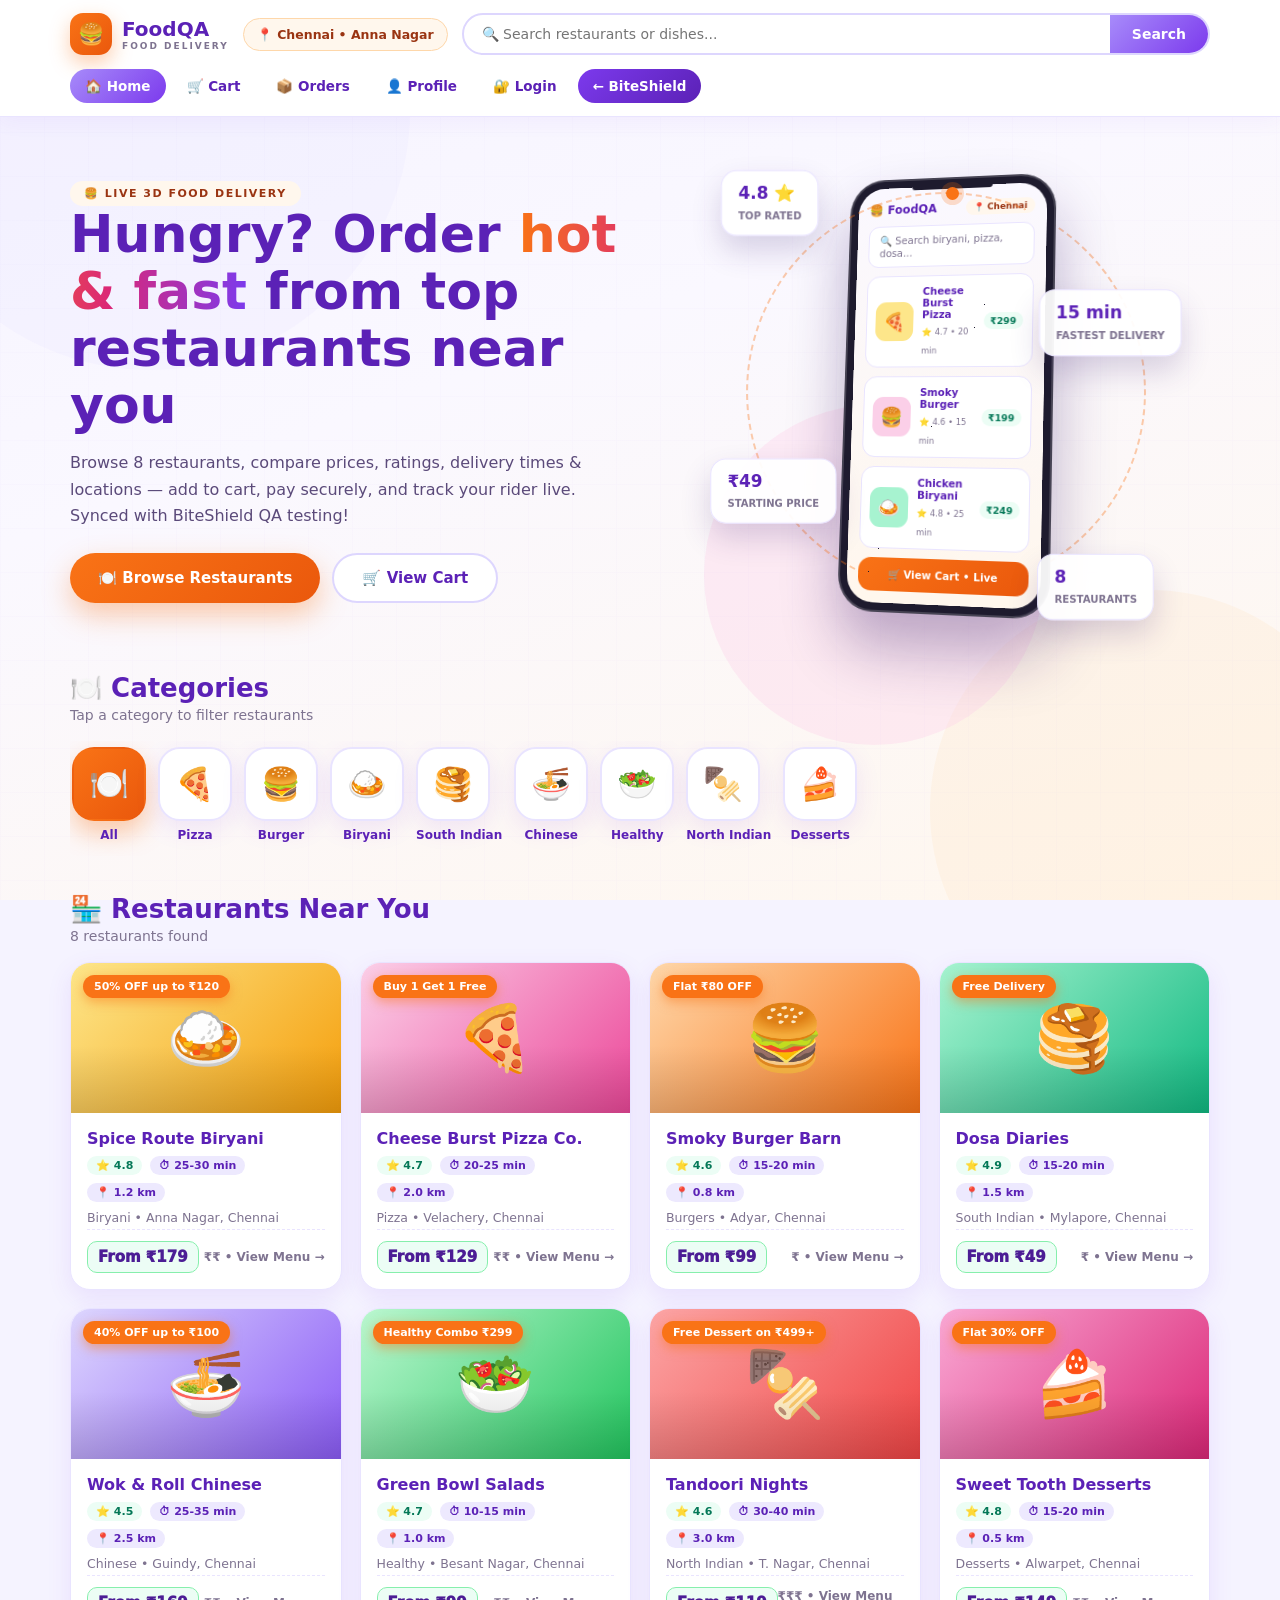
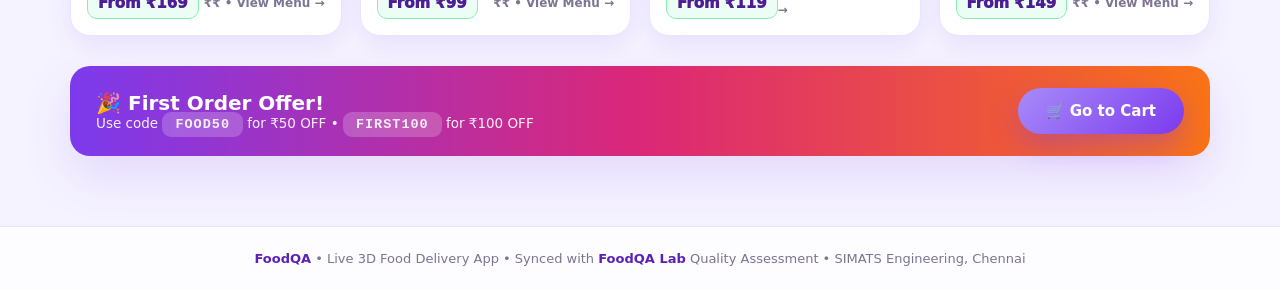
<file: food-app/index.html>
<!DOCTYPE html>
<html lang="en">
<head>
<meta charset="UTF-8">
<meta name="viewport" content="width=device-width, initial-scale=1.0">
<title>FoodQA — Live 3D Food Delivery</title>
<link rel="stylesheet" href="style.css">
</head>
<body>
<div class="bg-flow"><div class="blob b1"></div><div class="blob b2"></div><div class="blob b3"></div><div class="bg-grid"></div></div>
<div id="loader"><div class="loader-food">🍔</div><div class="loader-bar"><i></i></div><div style="color:var(--muted);font-size:12px;letter-spacing:2px;font-weight:800">LOADING FOODQA</div></div>
<div id="appHeader"></div>
<main class="wrap page-anim">
  <div class="hero">
    <div>
      <span class="tag" style="display:inline-block;padding:6px 14px;border-radius:99px;font-size:11px;font-weight:800;letter-spacing:1.5px;text-transform:uppercase;background:var(--orange-soft);color:#9A3412">🍔 Live 3D Food Delivery</span>
      <h1>Hungry? Order <span class="grad">hot &amp; fast</span> from top restaurants near you</h1>
      <p>Browse 8 restaurants, compare prices, ratings, delivery times &amp; locations — add to cart, pay securely, and track your rider live. Synced with BiteShield QA testing!</p>
      <div class="hero-btns">
        <a class="btn btn-orange" href="#restaurants">🍽️ Browse Restaurants</a>
        <a class="btn btn-ghost" href="cart.html">🛒 View Cart</a>
      </div>
    </div>
    <div class="scene-wrap">
      <div class="scene" id="scene">
        <div class="orbit-ring"></div>
        <div class="phone3d">
          <div class="phone-screen">
            <div class="phone-notch"></div>
            <div class="phone-app">
              <div class="pa-head"><b>🍔 FoodQA</b><span>📍 Chennai</span></div>
              <div class="pa-search">🔍 Search biryani, pizza, dosa...</div>
              <div class="pa-food"><div class="pa-thumb" style="background:#FDE68A">🍕</div><div><b>Cheese Burst Pizza</b><small>⭐ 4.7 • 20 min</small></div><em>₹299</em></div>
              <div class="pa-food"><div class="pa-thumb" style="background:#FBCFE8">🍔</div><div><b>Smoky Burger</b><small>⭐ 4.6 • 15 min</small></div><em>₹199</em></div>
              <div class="pa-food"><div class="pa-thumb" style="background:#A7F3D0">🍛</div><div><b>Chicken Biryani</b><small>⭐ 4.8 • 25 min</small></div><em>₹249</em></div>
              <div class="pa-cart">🛒 View Cart • Live</div>
            </div>
          </div>
        </div>
        <div class="float-card fc1"><b>4.8 ⭐</b><span>Top Rated</span></div>
        <div class="float-card fc2"><b>15 min</b><span>Fastest Delivery</span></div>
        <div class="float-card fc3"><b>₹49</b><span>Starting Price</span></div>
        <div class="float-card fc4"><b>8</b><span>Restaurants</span></div>
      </div>
    </div>
  </div>

  <div class="sec-head reveal" id="restaurants">
    <h2>🍽️ Categories</h2>
    <p>Tap a category to filter restaurants</p>
  </div>
  <div class="cats reveal" id="catRow"></div>

  <div class="sec-head reveal">
    <h2>🏪 Restaurants Near You</h2>
    <p id="restCount"></p>
  </div>
  <div class="rest-grid" id="restGrid"></div>
  <div class="empty" id="noRest" style="display:none"><span class="big">🔍</span><b>No restaurants found.</b><br>Try a different search or category.</div>

  <div class="offer-banner reveal">
    <div><h3>🎉 First Order Offer!</h3><p>Use code <code>FOOD50</code> for ₹50 OFF • <code>FIRST100</code> for ₹100 OFF</p></div>
    <a class="btn btn-primary" href="cart.html">🛒 Go to Cart</a>
  </div>
</main>
<div id="appFooter"></div>
<script src="app.js"></script>
<script>
window.addEventListener('load',function(){setTimeout(function(){document.getElementById('loader').classList.add('done')},1200)});
setTimeout(function(){document.getElementById('loader').classList.add('done')},2800);
FoodQA.mount('home');
var activeCat='All', query=(FoodQA.getParam('q')||'').toLowerCase();
var catRow=document.getElementById('catRow');
FoodQA.CATEGORIES.forEach(function(c){
  var d=document.createElement('div');d.className='cat'+(c===activeCat?' on':'');
  d.innerHTML='<div class="ci">'+FoodQA.CAT_EMOJI[c]+'</div><span>'+c+'</span>';
  d.onclick=function(){activeCat=c;document.querySelectorAll('.cat').forEach(function(x){x.classList.remove('on')});d.classList.add('on');renderRests()};
  catRow.appendChild(d);
});
function renderRests(){
  var grid=document.getElementById('restGrid');grid.innerHTML='';
  var list=FoodQA.RESTAURANTS.filter(function(r){
    var okCat=activeCat==='All'||r.cat===activeCat;
    var okQ=!query||(r.name+' '+r.cuisine+' '+r.loc).toLowerCase().indexOf(query)>-1||r.items.some(function(it){return it.name.toLowerCase().indexOf(query)>-1});
    return okCat&&okQ;
  });
  document.getElementById('restCount').textContent=list.length+' restaurant'+(list.length===1?'':'s')+' found'+(query?' for "'+query+'"':'');
  document.getElementById('noRest').style.display=list.length?'none':'block';
  list.forEach(function(r){
    var card=document.createElement('div');card.className='rest-card reveal in';
    card.innerHTML='<div class="rest-img" style="background:'+r.bg+'"><span class="rest-off">'+r.offer+'</span>'+r.emoji+'</div>'+
      '<div class="rest-body"><h3>'+r.name+'</h3>'+
      '<div class="rest-meta"><span class="pill">⭐ '+r.rating+'</span><span class="pill gray">⏱ '+r.time+'</span><span class="pill gray">📍 '+r.dist+'</span></div>'+
      '<div style="font-size:12.5px;color:var(--muted)">'+r.cuisine+' • '+r.loc+'</div>'+
      '<div class="rest-foot"><b class="starting-price">From ₹'+Math.min.apply(null,r.items.map(function(it){return it.price}))+'</b><span>'+r.price+' • View Menu →</span></div></div>';
    card.onclick=function(){location.href='restaurant.html?id='+r.id};
    grid.appendChild(card);
  });
  FoodQA.tiltBind&&document.querySelectorAll('.rest-card').forEach(function(card){
    card.addEventListener('mousemove',function(e){var r=card.getBoundingClientRect();var x=(e.clientX-r.left)/r.width-.5,y=(e.clientY-r.top)/r.height-.5;card.style.transform='perspective(700px) rotateY('+(x*10)+'deg) rotateX('+(-y*10)+'deg) translateY(-5px)'});
    card.addEventListener('mouseleave',function(){card.style.transform=''});
  });
}
renderRests();
(function(){
  var scene=document.getElementById('scene');if(!scene)return;
  var wrap=scene.closest('.scene-wrap');
  wrap.addEventListener('mousemove',function(e){var r=wrap.getBoundingClientRect();var x=(e.clientX-r.left)/r.width-.5,y=(e.clientY-r.top)/r.height-.5;scene.style.transform='rotateY('+(x*22)+'deg) rotateX('+(-y*16)+'deg)'});
  wrap.addEventListener('mouseleave',function(){scene.style.transform=''});
})();
</script>
</body>
</html>
</file>
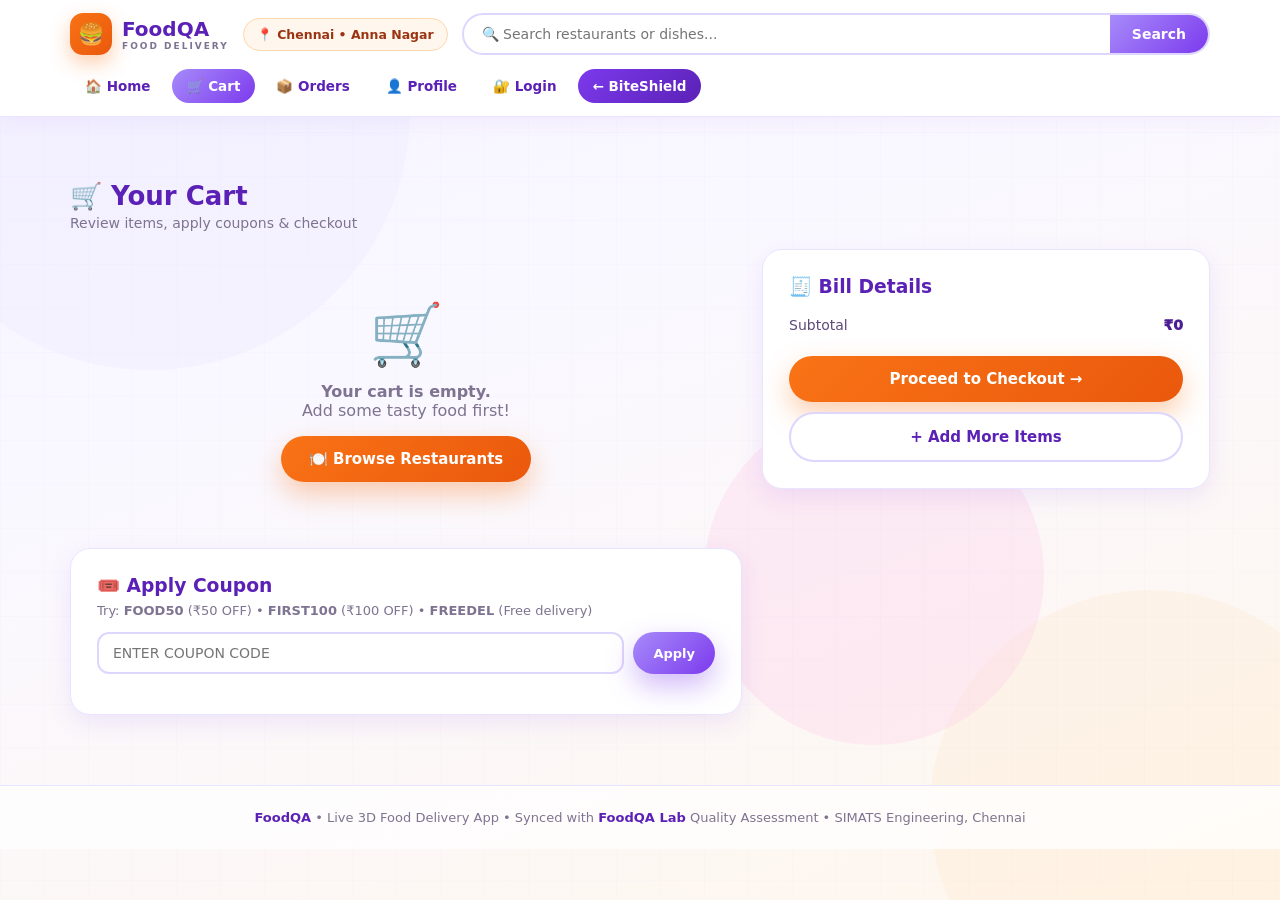
<file: food-app/cart.html>
<!DOCTYPE html>
<html lang="en">
<head>
<meta charset="UTF-8">
<meta name="viewport" content="width=device-width, initial-scale=1.0">
<title>FoodQA — Cart</title>
<link rel="stylesheet" href="style.css">
</head>
<body>
<div class="bg-flow"><div class="blob b1"></div><div class="blob b2"></div><div class="blob b3"></div><div class="bg-grid"></div></div>
<div id="loader"><div class="loader-food">🛒</div><div class="loader-bar"><i></i></div></div>
<div id="appHeader"></div>
<main class="wrap page-anim">
  <div class="sec-head"><h2>🛒 Your Cart</h2><p>Review items, apply coupons &amp; checkout</p></div>
  <div class="two-col">
    <div>
      <div id="cartList"></div>
      <div class="panel" style="margin-top:16px">
        <h3 style="color:var(--purple-deep);margin-bottom:6px">🎟️ Apply Coupon</h3>
        <p style="color:var(--muted);font-size:13px">Try: <b>FOOD50</b> (₹50 OFF) • <b>FIRST100</b> (₹100 OFF) • <b>FREEDEL</b> (Free delivery)</p>
        <div class="coupon-row"><input id="couponInput" placeholder="Enter coupon code"><button class="btn btn-primary btn-sm" onclick="applyCoupon()">Apply</button></div>
        <div class="form-ok" id="couponMsg"></div>
      </div>
    </div>
    <div class="panel">
      <h3 style="color:var(--purple-deep);margin-bottom:12px">🧾 Bill Details</h3>
      <div id="billBox"></div>
      <button class="btn btn-orange btn-block" style="margin-top:16px" onclick="goCheckout()">Proceed to Checkout →</button>
      <a class="btn btn-ghost btn-block" href="index.html" style="margin-top:10px">+ Add More Items</a>
    </div>
  </div>
</main>
<div id="appFooter"></div>
<script src="app.js"></script>
<script>
window.addEventListener('load',function(){setTimeout(function(){document.getElementById('loader').classList.add('done')},900)});
setTimeout(function(){document.getElementById('loader').classList.add('done')},2500);
FoodQA.mount('cart');
function renderCart(){
  var cart=FoodQA.getCart(),list=document.getElementById('cartList');
  if(!cart.length){list.innerHTML='<div class="empty"><span class="big">🛒</span><b>Your cart is empty.</b><br>Add some tasty food first!<br><a class="btn btn-orange" href="index.html" style="margin-top:16px">🍽️ Browse Restaurants</a></div>';document.getElementById('billBox').innerHTML='<div class="summary-row"><span>Subtotal</span><b>₹0</b></div>';return}
  var h='';
  cart.forEach(function(c){
    var f=FoodQA.findDish(c.id);if(!f)return;
    h+='<div class="cart-item"><div class="ci">'+f.dish.emoji+'</div><div><h4>'+f.dish.name+'</h4><small>'+f.rest.name+' • '+FoodQA.money(f.dish.price)+' each</small></div><div class="qty"><button onclick="changeQty(\''+c.id+'\',-1)">−</button><b>'+c.qty+'</b><button onclick="changeQty(\''+c.id+'\',1)">+</button></div><span class="amt">'+FoodQA.money(f.dish.price*c.qty)+'</span><button onclick="FoodQA.removeFromCart(\''+c.id+'\');renderCart()" style="background:none;border:none;font-size:17px">🗑️</button></div>';
  });
  list.innerHTML=h;
  var sub=FoodQA.cartTotal();
  var coupon=FoodQA.store('foodqa_coupon');
  var off=coupon?FoodQA.COUPONS[coupon].off:0;
  var del=sub>=499?0:30;
  var total=Math.max(0,sub-off)+del;
  document.getElementById('billBox').innerHTML=
    '<div class="summary-row"><span>Subtotal</span><b>'+FoodQA.money(sub)+'</b></div>'+
    (off?'<div class="summary-row"><span>Coupon ('+coupon+')</span><b style="color:#047857">−'+FoodQA.money(off)+'</b></div>':'')+
    '<div class="summary-row"><span>Delivery</span><b>'+(del?FoodQA.money(del):'FREE')+'</b></div>'+
    (sub<499?'<div style="font-size:12px;color:var(--muted)">Add '+FoodQA.money(499-sub)+' more for FREE delivery</div>':'')+
    '<div class="summary-row total"><span>Total</span><span>'+FoodQA.money(total)+'</span></div>';
}
function changeQty(id,d){var cart=FoodQA.getCart();for(var i=0;i<cart.length;i++)if(cart[i].id===id)cart[i].qty+=d;cart=cart.filter(function(c){return c.qty>0});FoodQA.saveCart(cart);renderCart()}
function applyCoupon(){
  var code=document.getElementById('couponInput').value.trim().toUpperCase();
  var msg=document.getElementById('couponMsg');
  if(FoodQA.COUPONS[code]){FoodQA.store('foodqa_coupon',code);msg.textContent='✅ '+FoodQA.COUPONS[code].desc;msg.classList.add('show');FoodQA.toast('🎟️ Coupon applied!')}
  else{msg.textContent='⚠️ Invalid coupon code.';msg.classList.add('show')}
  renderCart();
}
function goCheckout(){
  if(!FoodQA.getCart().length){FoodQA.toast('🛒 Cart is empty!');return}
  if(!FoodQA.requireLogin('checkout.html'))return;
  location.href='checkout.html';
}
renderCart();
</script>
</body>
</html>
</file>
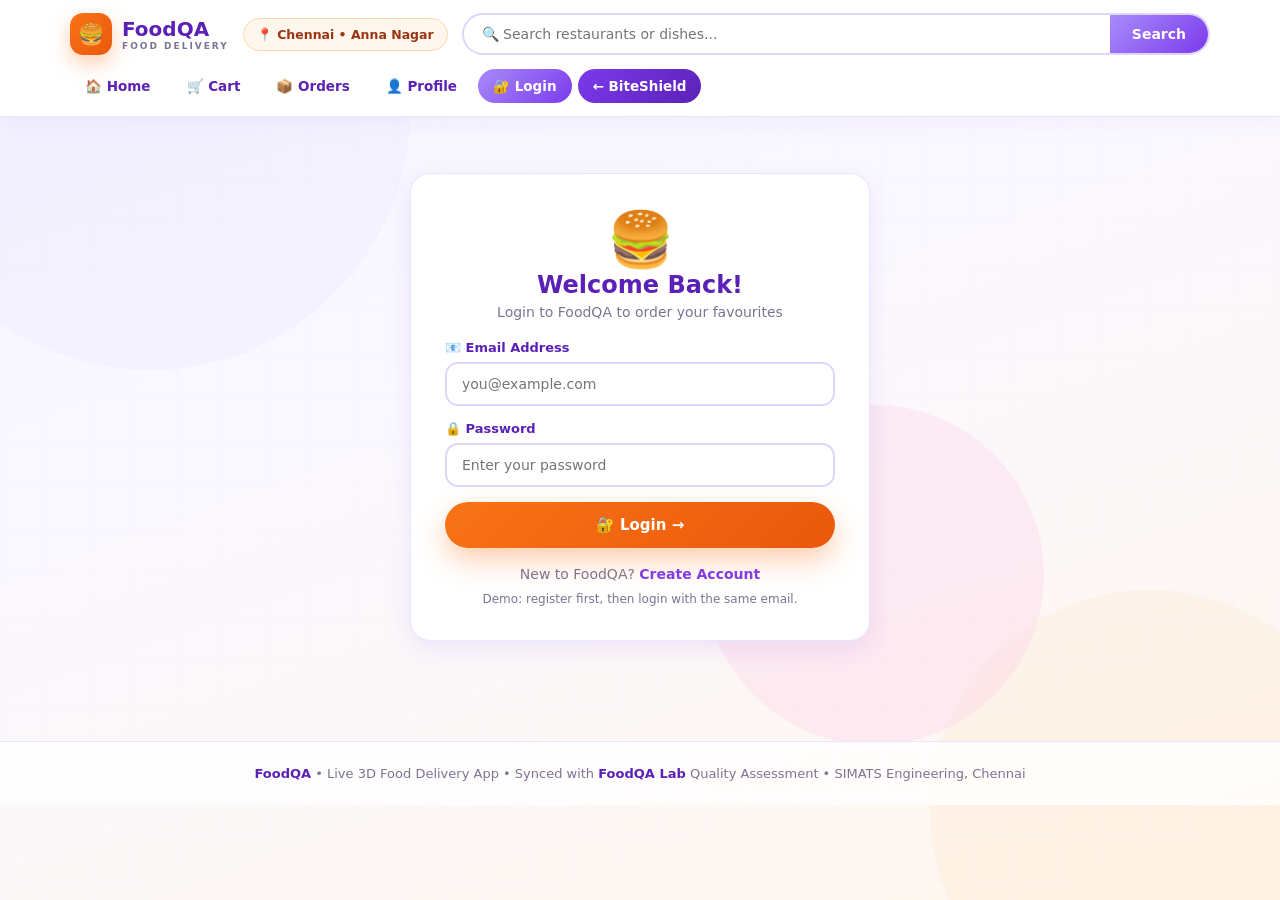
<file: food-app/checkout.html>
<!DOCTYPE html>
<html lang="en">
<head>
<meta charset="UTF-8">
<meta name="viewport" content="width=device-width, initial-scale=1.0">
<title>FoodQA — Checkout</title>
<link rel="stylesheet" href="style.css">
</head>
<body>
<div class="bg-flow"><div class="blob b1"></div><div class="blob b2"></div><div class="blob b3"></div><div class="bg-grid"></div></div>
<div id="loader"><div class="loader-food">💳</div><div class="loader-bar"><i></i></div></div>
<div id="appHeader"></div>
<main class="wrap page-anim">
  <div class="sec-head"><h2>💳 Checkout</h2><p>Delivery address &amp; payment — almost there!</p></div>
  <div class="two-col">
    <div class="panel">
      <h3 style="color:var(--purple-deep);margin-bottom:16px">📍 Delivery Address</h3>
      <form id="coForm">
        <div class="field"><label>👤 Full Name</label><input id="fName" required placeholder="Your name"></div>
        <div class="field"><label>📱 Phone Number</label><input id="fPhone" required placeholder="98765 43210"></div>
        <div class="field"><label>🏠 Full Address</label><textarea id="fAddr" rows="2" required placeholder="House no, street, landmark..."></textarea></div>
        <div class="field"><label>📍 Area / Location</label><input id="fArea" required placeholder="e.g. Anna Nagar, Chennai"></div>
        <h3 style="color:var(--purple-deep);margin:20px 0 12px">💰 Payment Method</h3>
        <label class="pay-opt on"><input type="radio" name="pay" value="UPI" checked> 📲 UPI (GPay / PhonePe)</label>
        <label class="pay-opt"><input type="radio" name="pay" value="Card"> 💳 Credit / Debit Card</label>
        <label class="pay-opt"><input type="radio" name="pay" value="Cash on Delivery"> 💵 Cash on Delivery</label>
        <div class="form-error" id="errBox"></div>
        <button class="btn btn-orange btn-block" type="submit" style="margin-top:10px">✅ Place Order →</button>
      </form>
    </div>
    <div class="panel">
      <h3 style="color:var(--purple-deep);margin-bottom:12px">🧾 Order Summary</h3>
      <div id="sumBox"></div>
      <p style="font-size:12px;color:var(--muted);margin-top:12px">🔒 Payments are simulated in this demo (like the BiteShield payment sandbox).</p>
    </div>
  </div>
</main>
<div id="appFooter"></div>
<script src="app.js"></script>
<script>
window.addEventListener('load',function(){setTimeout(function(){document.getElementById('loader').classList.add('done')},900)});
setTimeout(function(){document.getElementById('loader').classList.add('done')},2500);
FoodQA.mount('cart');
if(!FoodQA.requireLogin('checkout.html')){}
var u=FoodQA.currentUser();
if(u){document.getElementById('fName').value=u.name;document.getElementById('fPhone').value=u.phone||''}
document.querySelectorAll('.pay-opt').forEach(function(o){o.addEventListener('click',function(){document.querySelectorAll('.pay-opt').forEach(function(x){x.classList.remove('on')});o.classList.add('on')})});
function renderSum(){
  var cart=FoodQA.getCart();
  if(!cart.length){document.getElementById('sumBox').innerHTML='<p style="color:var(--muted)">Cart is empty. <a href="index.html" style="color:var(--purple-dark);font-weight:800">Add food →</a></p>';return}
  var h='';
  cart.forEach(function(c){var f=FoodQA.findDish(c.id);if(f)h+='<div class="summary-row"><span>'+f.dish.emoji+' '+f.dish.name+' × '+c.qty+'</span><b>'+FoodQA.money(f.dish.price*c.qty)+'</b></div>'});
  var sub=FoodQA.cartTotal(),coupon=FoodQA.store('foodqa_coupon'),off=coupon?FoodQA.COUPONS[coupon].off:0,del=sub>=499?0:30;
  h+='<div class="summary-row"><span>Delivery</span><b>'+(del?FoodQA.money(del):'FREE')+'</b></div>';
  if(off)h+='<div class="summary-row"><span>Coupon</span><b style="color:#047857">−'+FoodQA.money(off)+'</b></div>';
  h+='<div class="summary-row total"><span>Total</span><span>'+FoodQA.money(Math.max(0,sub-off)+del)+'</span></div>';
  document.getElementById('sumBox').innerHTML=h;
}
renderSum();
document.getElementById('coForm').addEventListener('submit',function(e){
  e.preventDefault();
  if(!FoodQA.getCart().length){document.getElementById('errBox').textContent='⚠️ Your cart is empty.';document.getElementById('errBox').classList.add('show');return}
  var addr=document.getElementById('fAddr').value.trim()+', '+document.getElementById('fArea').value.trim();
  var pay=document.querySelector('input[name=pay]:checked').value;
  var order=FoodQA.placeOrder(addr,pay);
  if(!order){document.getElementById('errBox').textContent='⚠️ Could not place order.';document.getElementById('errBox').classList.add('show');return}
  FoodQA.toast('🎉 Order '+order.id+' placed!');
  setTimeout(function(){location.href='tracking.html'},800);
});
</script>
</body>
</html>
</file>
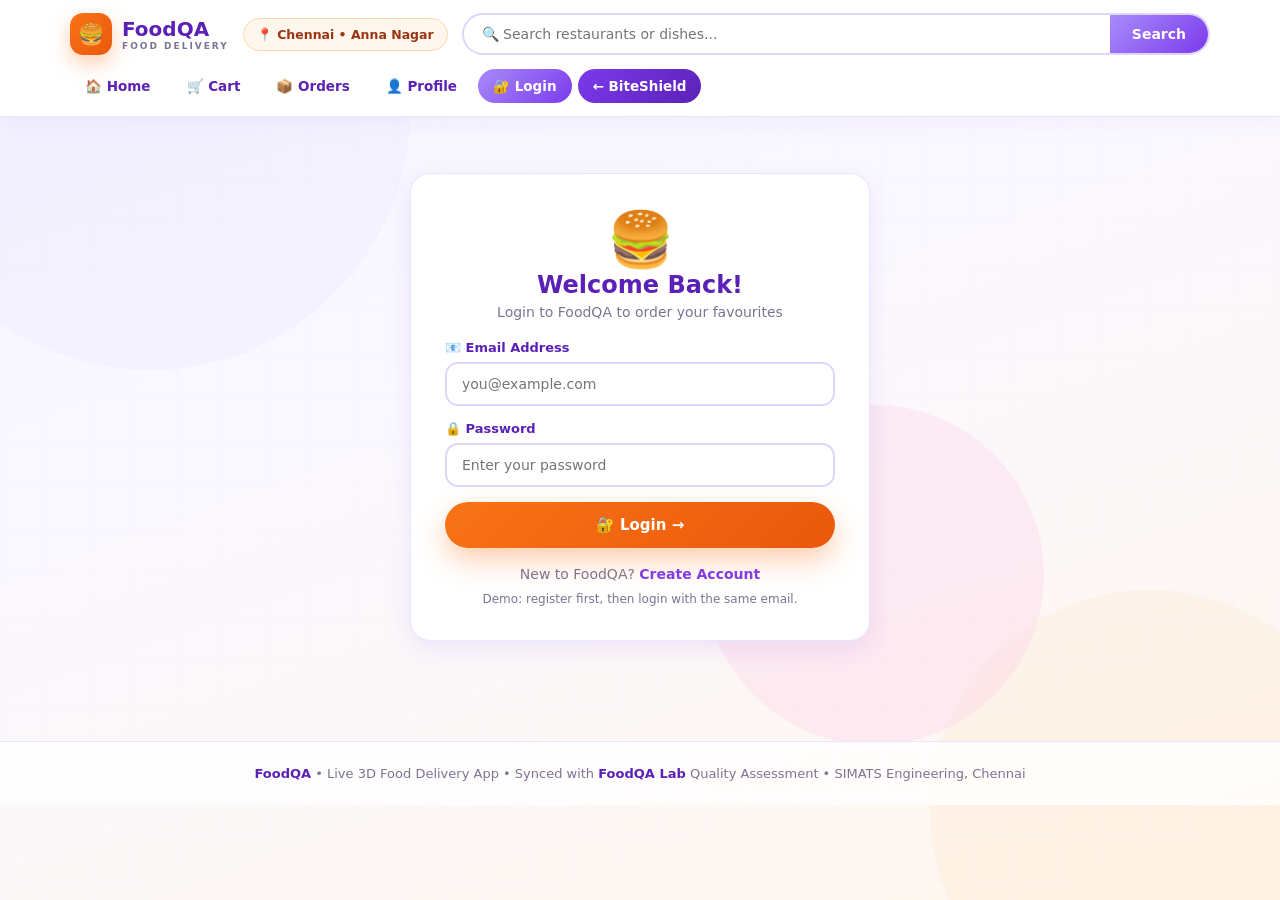
<file: food-app/login.html>
<!DOCTYPE html>
<html lang="en">
<head>
<meta charset="UTF-8">
<meta name="viewport" content="width=device-width, initial-scale=1.0">
<title>FoodQA — Login</title>
<link rel="stylesheet" href="style.css">
</head>
<body>
<div class="bg-flow"><div class="blob b1"></div><div class="blob b2"></div><div class="blob b3"></div><div class="bg-grid"></div></div>
<div id="loader"><div class="loader-food">🔐</div><div class="loader-bar"><i></i></div></div>
<div id="appHeader"></div>
<main class="wrap page-anim">
  <div class="auth-wrap">
    <div class="panel">
      <div class="auth-logo"><span class="big">🍔</span><h2 style="color:var(--purple-deep)">Welcome Back!</h2><p style="color:var(--muted);font-size:14px;margin-top:5px">Login to FoodQA to order your favourites</p></div>
      <div class="form-error" id="errBox"></div>
      <form id="loginForm">
        <div class="field"><label>📧 Email Address</label><input type="email" id="email" placeholder="you@example.com" required></div>
        <div class="field"><label>🔒 Password</label><input type="password" id="pass" placeholder="Enter your password" required></div>
        <button class="btn btn-orange btn-block" type="submit">🔐 Login →</button>
      </form>
      <p style="text-align:center;margin-top:18px;font-size:14px;color:var(--muted)">New to FoodQA? <a href="register.html" style="color:var(--purple-dark);font-weight:800">Create Account</a></p>
      <p style="text-align:center;margin-top:10px;font-size:12px;color:var(--muted)">Demo: register first, then login with the same email.</p>
    </div>
  </div>
</main>
<div id="appFooter"></div>
<script src="app.js"></script>
<script>
window.addEventListener('load',function(){setTimeout(function(){document.getElementById('loader').classList.add('done')},900)});
setTimeout(function(){document.getElementById('loader').classList.add('done')},2500);
FoodQA.mount('login');
if(FoodQA.currentUser()){location.href='index.html'}
document.getElementById('loginForm').addEventListener('submit',function(e){
  e.preventDefault();
  var email=document.getElementById('email').value.trim().toLowerCase();
  var pass=document.getElementById('pass').value;
  var res=FoodQA.loginUser(email,pass);
  var err=document.getElementById('errBox');
  if(!res.ok){err.textContent='⚠️ '+res.msg;err.classList.add('show');return}
  err.classList.remove('show');
  FoodQA.toast('👋 Welcome back, '+FoodQA.currentUser().name+'!');
  var next=FoodQA.getParam('next')||'index.html';
  setTimeout(function(){location.href=next},700);
});
</script>
</body>
</html>
</file>
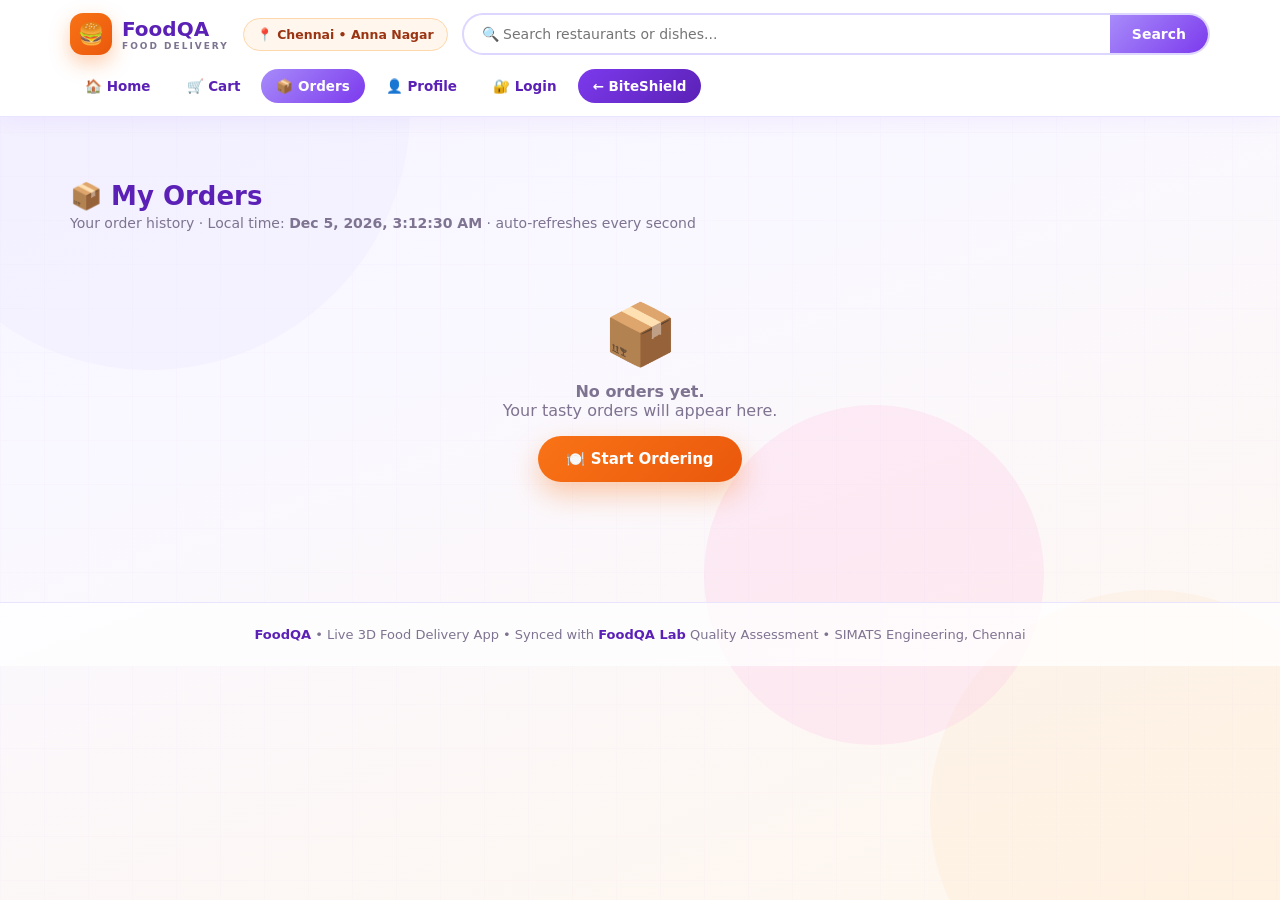
<file: food-app/orders.html>
<!DOCTYPE html>
<html lang="en">
<head>
<meta charset="UTF-8">
<meta name="viewport" content="width=device-width, initial-scale=1.0">
<title>FoodQA — My Orders</title>
<link rel="stylesheet" href="style.css">
</head>
<body>
<div class="bg-flow"><div class="blob b1"></div><div class="blob b2"></div><div class="blob b3"></div><div class="bg-grid"></div></div>
<div id="loader"><div class="loader-food">📦</div><div class="loader-bar"><i></i></div></div>
<div id="appHeader"></div>
<main class="wrap page-anim">
  <div class="sec-head"><h2>📦 My Orders</h2><p>Your order history · Local time: <b id="ordersLiveClock">--</b> · auto-refreshes every second</p></div>
  <div id="ordersBox"></div>
</main>
<div id="appFooter"></div>
<script src="app.js"></script>
<script>
window.addEventListener('load',function(){setTimeout(function(){document.getElementById('loader').classList.add('done')},900)});
setTimeout(function(){document.getElementById('loader').classList.add('done')},2500);
FoodQA.mount('orders');
function updateOrdersClock(){var el=document.getElementById('ordersLiveClock');if(el)el.textContent=new Intl.DateTimeFormat(undefined,{dateStyle:'medium',timeStyle:'medium'}).format(new Date())}
updateOrdersClock();setInterval(updateOrdersClock,1000);
var orders=FoodQA.getOrders();
var box=document.getElementById('ordersBox');
if(!orders.length){box.innerHTML='<div class="empty"><span class="big">📦</span><b>No orders yet.</b><br>Your tasty orders will appear here.<br><a class="btn btn-orange" href="index.html" style="margin-top:16px">🍽️ Start Ordering</a></div>'}
else{
  var h='';
  orders.forEach(function(o,i){
    h+='<div class="order-card"><div style="display:flex;justify-content:space-between;flex-wrap:wrap;gap:8px;align-items:center"><h4>Order #'+o.id+'</h4><span class="pill">● '+o.status+'</span></div><p style="color:var(--muted);font-size:12.5px;margin:6px 0 10px">'+o.time+' • '+o.pay+' • '+o.address+'</p>';
    o.items.forEach(function(it){h+='<div class="summary-row"><span>'+it.emoji+' '+it.name+' × '+it.qty+'</span><b>'+FoodQA.money(it.price*it.qty)+'</b></div>'});
    h+='<div class="summary-row total"><span>Total</span><span>'+FoodQA.money(o.total)+'</span></div>';
    if(i===0)h+='<a class="btn btn-primary btn-sm" href="tracking.html" style="margin-top:12px">🛵 Track Live</a>';
    h+='</div>';
  });
  box.innerHTML=h;
}
</script>
</body>
</html>
</file>
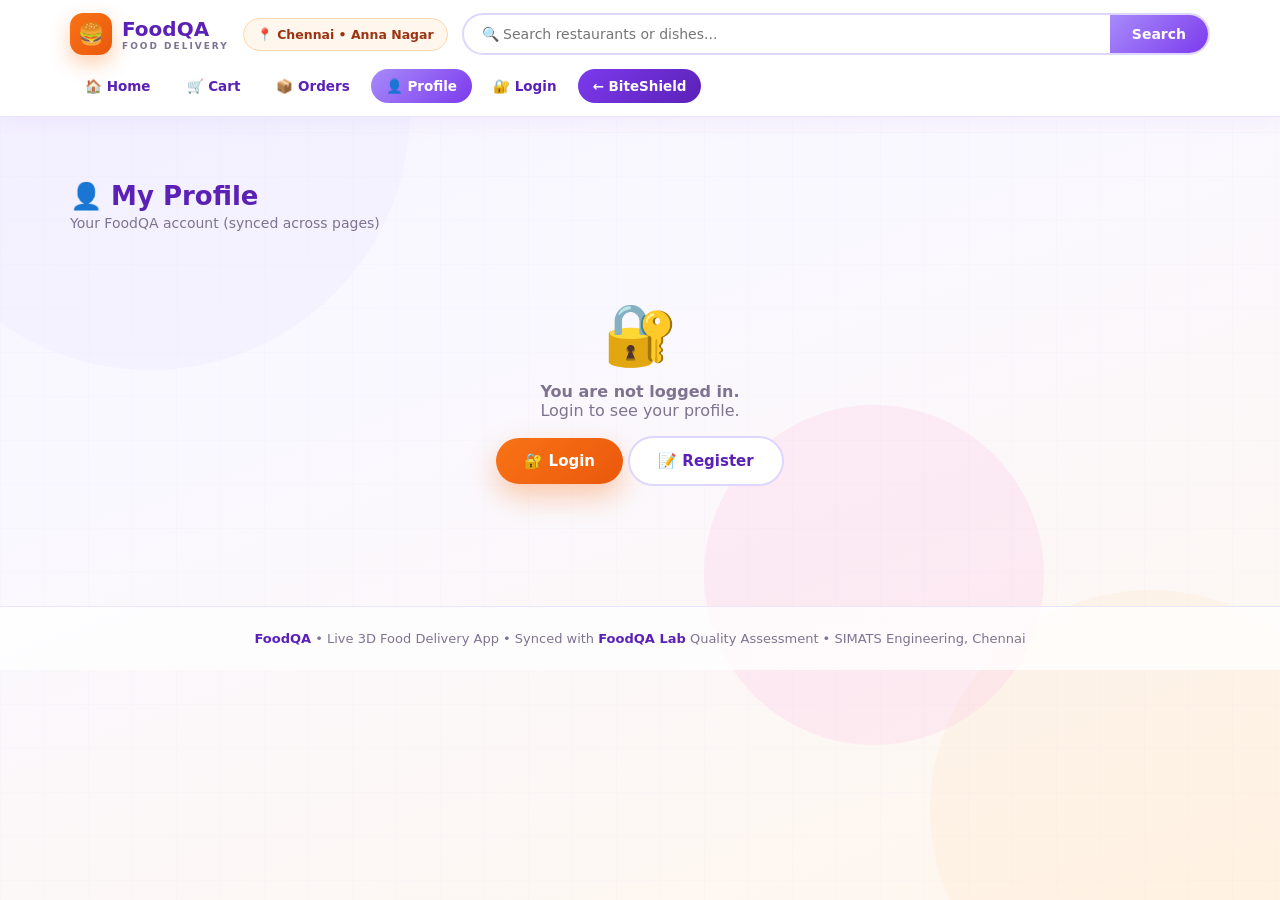
<file: food-app/profile.html>
<!DOCTYPE html>
<html lang="en">
<head>
<meta charset="UTF-8">
<meta name="viewport" content="width=device-width, initial-scale=1.0">
<title>FoodQA — Profile</title>
<link rel="stylesheet" href="style.css">
</head>
<body>
<div class="bg-flow"><div class="blob b1"></div><div class="blob b2"></div><div class="blob b3"></div><div class="bg-grid"></div></div>
<div id="loader"><div class="loader-food">👤</div><div class="loader-bar"><i></i></div></div>
<div id="appHeader"></div>
<main class="wrap page-anim">
  <div class="sec-head"><h2>👤 My Profile</h2><p>Your FoodQA account (synced across pages)</p></div>
  <div id="profileBox"></div>
</main>
<div id="appFooter"></div>
<script src="app.js"></script>
<script>
window.addEventListener('load',function(){setTimeout(function(){document.getElementById('loader').classList.add('done')},900)});
setTimeout(function(){document.getElementById('loader').classList.add('done')},2500);
FoodQA.mount('profile');
var u=FoodQA.currentUser();
var box=document.getElementById('profileBox');
if(!u){box.innerHTML='<div class="empty"><span class="big">🔐</span><b>You are not logged in.</b><br>Login to see your profile.<br><a class="btn btn-orange" href="login.html" style="margin-top:16px">🔐 Login</a> <a class="btn btn-ghost" href="register.html" style="margin-top:16px">📝 Register</a></div>'}
else{
  var orders=FoodQA.getOrders();
  var spent=orders.reduce(function(s,o){return s+o.total},0);
  var initials=u.name.split(' ').map(function(w){return w[0]}).join('').slice(0,2).toUpperCase();
  box.innerHTML='<div class="panel" style="text-align:center;padding:36px"><div style="width:92px;height:92px;margin:0 auto 14px;border-radius:50%;background:linear-gradient(135deg,var(--purple),var(--orange));display:flex;align-items:center;justify-content:center;font-size:34px;font-weight:900;color:#fff;box-shadow:var(--shadow)">'+FoodQA.esc(initials)+'</div><h3 style="color:var(--purple-deep);font-size:22px">'+FoodQA.esc(u.name)+'</h3><p style="color:var(--muted);font-size:14px;margin-top:5px">📧 '+FoodQA.esc(u.email)+' • 📱 '+FoodQA.esc(u.phone||'-')+'</p><div style="display:flex;gap:12px;justify-content:center;flex-wrap:wrap;margin:20px 0"><span class="pill gray" style="font-size:13px;padding:8px 16px">📦 '+orders.length+' Orders</span><span class="pill gray" style="font-size:13px;padding:8px 16px">💰 '+FoodQA.money(spent)+' Spent</span><span class="pill gray" style="font-size:13px;padding:8px 16px">🛒 '+FoodQA.cartCount()+' in Cart</span></div><div style="display:flex;gap:10px;justify-content:center;flex-wrap:wrap"><a class="btn btn-primary btn-sm" href="orders.html">📦 My Orders</a><a class="btn btn-ghost btn-sm" href="index.html">🍽️ Order Food</a><button class="btn btn-orange btn-sm" onclick="FoodQA.logout()">👋 Logout</button></div></div>';
}
</script>
</body>
</html>
</file>
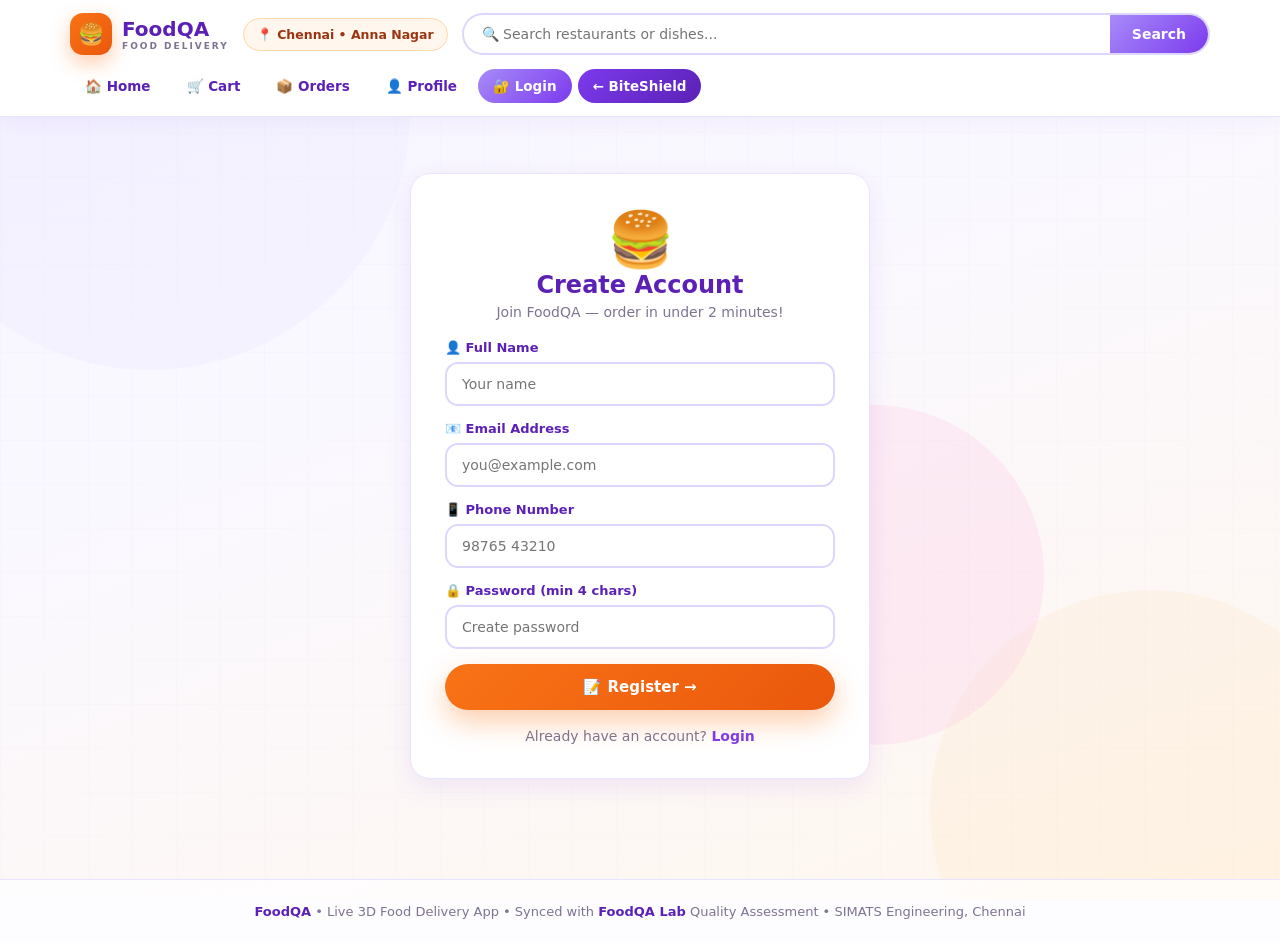
<file: food-app/register.html>
<!DOCTYPE html>
<html lang="en">
<head>
<meta charset="UTF-8">
<meta name="viewport" content="width=device-width, initial-scale=1.0">
<title>FoodQA — Register</title>
<link rel="stylesheet" href="style.css">
</head>
<body>
<div class="bg-flow"><div class="blob b1"></div><div class="blob b2"></div><div class="blob b3"></div><div class="bg-grid"></div></div>
<div id="loader"><div class="loader-food">📝</div><div class="loader-bar"><i></i></div></div>
<div id="appHeader"></div>
<main class="wrap page-anim">
  <div class="auth-wrap">
    <div class="panel">
      <div class="auth-logo"><span class="big">🍔</span><h2 style="color:var(--purple-deep)">Create Account</h2><p style="color:var(--muted);font-size:14px;margin-top:5px">Join FoodQA — order in under 2 minutes!</p></div>
      <div class="form-error" id="errBox"></div>
      <div class="form-ok" id="okBox"></div>
      <form id="regForm">
        <div class="field"><label>👤 Full Name</label><input type="text" id="name" placeholder="Your name" required></div>
        <div class="field"><label>📧 Email Address</label><input type="email" id="email" placeholder="you@example.com" required></div>
        <div class="field"><label>📱 Phone Number</label><input type="tel" id="phone" placeholder="98765 43210" required></div>
        <div class="field"><label>🔒 Password (min 4 chars)</label><input type="password" id="pass" placeholder="Create password" required></div>
        <button class="btn btn-orange btn-block" type="submit">📝 Register →</button>
      </form>
      <p style="text-align:center;margin-top:18px;font-size:14px;color:var(--muted)">Already have an account? <a href="login.html" style="color:var(--purple-dark);font-weight:800">Login</a></p>
    </div>
  </div>
</main>
<div id="appFooter"></div>
<script src="app.js"></script>
<script>
window.addEventListener('load',function(){setTimeout(function(){document.getElementById('loader').classList.add('done')},900)});
setTimeout(function(){document.getElementById('loader').classList.add('done')},2500);
FoodQA.mount('login');
if(FoodQA.currentUser()){location.href='index.html'}
document.getElementById('regForm').addEventListener('submit',function(e){
  e.preventDefault();
  var name=document.getElementById('name').value.trim();
  var email=document.getElementById('email').value.trim().toLowerCase();
  var phone=document.getElementById('phone').value.trim();
  var pass=document.getElementById('pass').value;
  var err=document.getElementById('errBox');
  if(name.length<2){err.textContent='⚠️ Please enter your name.';err.classList.add('show');return}
  if(pass.length<4){err.textContent='⚠️ Password must be at least 4 characters.';err.classList.add('show');return}
  var res=FoodQA.registerUser(name,email,phone,pass);
  if(!res.ok){err.textContent='⚠️ '+res.msg;err.classList.add('show');return}
  err.classList.remove('show');
  var ok=document.getElementById('okBox');ok.textContent='✅ Account created! Welcome, '+name+'!';ok.classList.add('show');
  FoodQA.toast('🎉 Registered successfully!');
  setTimeout(function(){location.href='index.html'},1100);
});
</script>
</body>
</html>
</file>
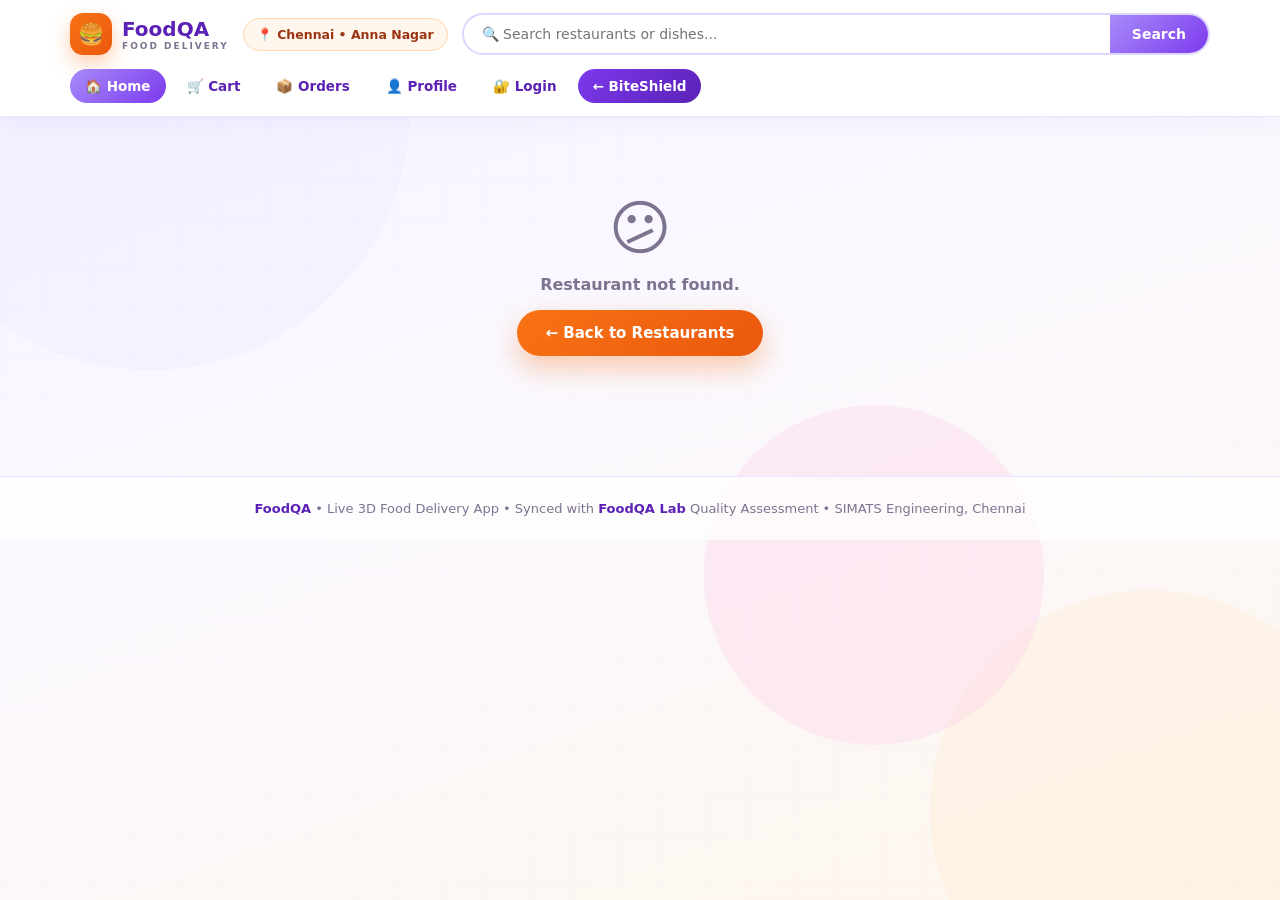
<file: food-app/restaurant.html>
<!DOCTYPE html>
<html lang="en">
<head>
<meta charset="UTF-8">
<meta name="viewport" content="width=device-width, initial-scale=1.0">
<title>FoodQA — Restaurant Menu</title>
<link rel="stylesheet" href="style.css">
</head>
<body>
<div class="bg-flow"><div class="blob b1"></div><div class="blob b2"></div><div class="blob b3"></div><div class="bg-grid"></div></div>
<div id="loader"><div class="loader-food">🍽️</div><div class="loader-bar"><i></i></div></div>
<div id="appHeader"></div>
<main class="wrap page-anim" id="mainWrap"></main>
<div id="appFooter"></div>
<script src="app.js"></script>
<script>
window.addEventListener('load',function(){setTimeout(function(){document.getElementById('loader').classList.add('done')},900)});
setTimeout(function(){document.getElementById('loader').classList.add('done')},2500);
FoodQA.mount('home');
var r=FoodQA.findRest(FoodQA.getParam('id'));
var wrap=document.getElementById('mainWrap');
if(!r){wrap.innerHTML='<div class="empty"><span class="big">😕</span><b>Restaurant not found.</b><br><a class="btn btn-orange" href="index.html" style="margin-top:16px">← Back to Restaurants</a></div>'}
else{
  var h='<a href="index.html" style="font-weight:800;color:var(--purple-dark);font-size:14px">← All Restaurants</a>';
  h+='<div class="menu-hero" style="margin-top:14px"><div class="big" style="background:'+r.bg+'">'+r.emoji+'</div><div style="flex:1;min-width:220px"><h2 style="color:var(--purple-deep);font-size:24px">'+r.name+'</h2><div class="rest-meta" style="margin:10px 0"><span class="pill">⭐ '+r.rating+'</span><span class="pill gray">⏱ '+r.time+'</span><span class="pill gray">📍 '+r.dist+'</span><span class="pill gray">'+r.price+'</span></div><div style="color:var(--muted);font-size:13.5px">'+r.cuisine+' • '+r.loc+' • '+r.offer+'</div></div><a class="btn btn-orange" data-cart-label href="cart.html">🛒 Cart ('+FoodQA.cartCount()+')</a></div>';
  h+='<div class="sec-head"><h2>📋 Menu — Prices &amp; Dishes</h2><p>Add items to cart, then checkout</p></div><div class="menu-grid">';
  r.items.forEach(function(it){
    h+='<div class="dish"><div class="di">'+it.emoji+'</div><h4>'+it.name+'</h4><p>'+it.desc+'</p><div class="row"><span class="price">'+FoodQA.money(it.price)+'</span><button class="add-btn" onclick="FoodQA.addToCart(\''+it.id+'\')">+ ADD</button></div></div>';
  });
  h+='</div>';
  wrap.innerHTML=h;
}
</script>
</body>
</html>
</file>
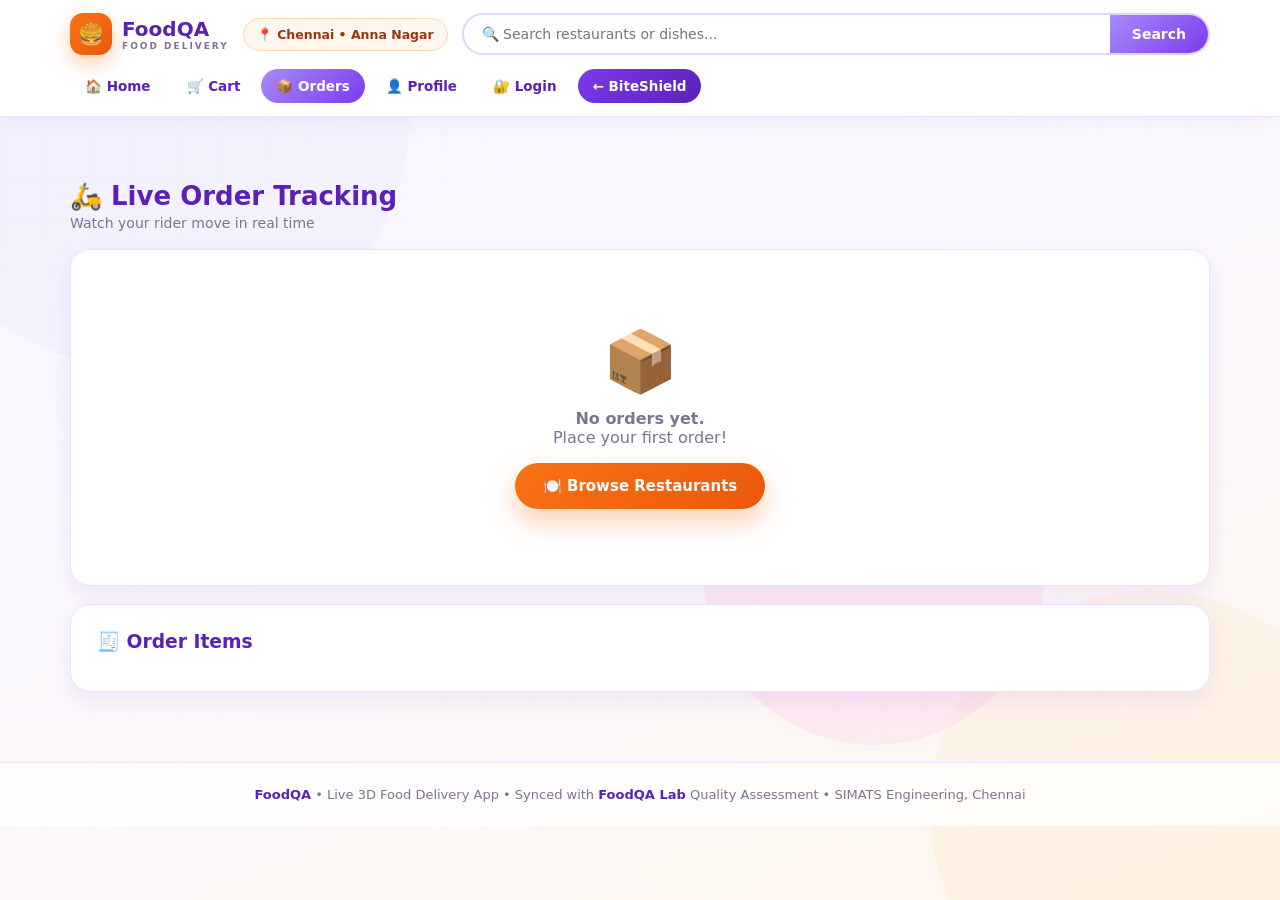
<file: food-app/tracking.html>
<!DOCTYPE html>
<html lang="en">
<head>
<meta charset="UTF-8">
<meta name="viewport" content="width=device-width, initial-scale=1.0">
<title>FoodQA — Live Tracking</title>
<link rel="stylesheet" href="style.css">
</head>
<body>
<div class="bg-flow"><div class="blob b1"></div><div class="blob b2"></div><div class="blob b3"></div><div class="bg-grid"></div></div>
<div id="loader"><div class="loader-food">🛵</div><div class="loader-bar"><i></i></div></div>
<div id="appHeader"></div>
<main class="wrap page-anim">
  <div class="sec-head"><h2>🛵 Live Order Tracking</h2><p>Watch your rider move in real time</p></div>
  <div class="track-map">
    <div style="display:flex;justify-content:space-between;flex-wrap:wrap;gap:10px;align-items:center">
      <div><h3 style="color:var(--purple-deep)" id="orderTitle">Order</h3><p style="color:var(--muted);font-size:13px" id="orderMeta"></p><p class="live-time">🕒 Local time now: <b id="liveClock">--:--:--</b> · <span id="elapsedLive">Tracking live</span></p></div>
      <span class="pill" style="font-size:13px;padding:7px 14px">⏱ ETA: <b id="etaText">25 min</b></span>
    </div>
    <div class="track-road">
      <div class="line"></div><div class="fill" id="trackFill"></div>
      <span class="pin" style="left:3%">🏠</span><span class="pin" style="right:3%">🍽️</span>
      <span class="bike" id="trackBike" style="left:5%">🛵</span>
    </div>
    <div class="status-steps" id="statusSteps"><span>Placed</span><span>Preparing</span><span>On the Way</span><span>Delivered</span></div>
    <div style="display:flex;gap:10px;flex-wrap:wrap;margin-top:20px">
      <button class="btn btn-primary btn-sm" onclick="restartTrack()">↻ Restart Tracking</button>
      <a class="btn btn-ghost btn-sm" href="orders.html">📦 My Orders</a>
      <a class="btn btn-orange btn-sm" href="index.html">🍽️ Order More</a>
    </div>
  </div>
  <div class="panel" style="margin-top:18px">
    <h3 style="color:var(--purple-deep);margin-bottom:12px">🧾 Order Items</h3>
    <div id="itemsBox"></div>
  </div>
</main>
<div id="appFooter"></div>
<script src="app.js"></script>
<script>
window.addEventListener('load',function(){setTimeout(function(){document.getElementById('loader').classList.add('done')},900)});
setTimeout(function(){document.getElementById('loader').classList.add('done')},2500);
FoodQA.mount('orders');
var orders=FoodQA.getOrders();
var order=orders[0];
var trackIv=null;
function renderOrder(){
  if(!order){document.querySelector('.track-map').innerHTML='<div class="empty"><span class="big">📦</span><b>No orders yet.</b><br>Place your first order!<br><a class="btn btn-orange" href="index.html" style="margin-top:16px">🍽️ Browse Restaurants</a></div>';return}
  if(!order.createdAt){order.createdAt=Date.now();order.etaMinutes=30;FoodQA.store('foodqa_orders',orders)}
  document.getElementById('orderTitle').textContent='Order #'+order.id;
  document.getElementById('orderMeta').textContent=order.time+' • '+order.pay+' • '+order.address;
  var h='';
  order.items.forEach(function(it){h+='<div class="summary-row"><span>'+it.emoji+' '+it.name+' × '+it.qty+'</span><b>'+FoodQA.money(it.price*it.qty)+'</b></div>'});
  h+='<div class="summary-row total"><span>Total Paid</span><span>'+FoodQA.money(order.total)+'</span></div>';
  document.getElementById('itemsBox').innerHTML=h;
}
function restartTrack(){
  clearInterval(trackIv);
  var fill=document.getElementById('trackFill'),bike=document.getElementById('trackBike'),sts=document.querySelectorAll('#statusSteps span');
  if(!fill||!order)return;
  var duration=(order.etaMinutes||30)*60*1000;
  function tick(){
    var now=Date.now();
    document.getElementById('liveClock').textContent=new Intl.DateTimeFormat(undefined,{hour:'2-digit',minute:'2-digit',second:'2-digit'}).format(new Date(now));
    var elapsed=Math.max(0,now-order.createdAt),p=Math.min(100,(elapsed/duration)*100);
    fill.style.width=p+'%';bike.style.left=Math.max(5,Math.min(95,5+p*.9))+'%';
    var stage=p<15?0:(p<48?1:(p<92?2:3));
    sts.forEach(function(s,i){s.className=i<stage?'done':(i===stage?'on':'')});
    var mins=Math.max(0,Math.ceil((duration-elapsed)/60000));
    document.getElementById('etaText').textContent=p>=100?'Delivered! 🎉':mins+' min';
    document.getElementById('elapsedLive').textContent='Elapsed '+Math.floor(elapsed/60000)+'m '+Math.floor((elapsed%60000)/1000)+'s · updates every second';
    if(p>=100){order.status='Delivered';FoodQA.store('foodqa_orders',orders)}
    else if(p>=92)order.status='On the Way';else if(p>=15)order.status='Preparing';else order.status='Placed';
  }
  tick();trackIv=setInterval(tick,1000);
}
renderOrder();restartTrack();
</script>
</body>
</html>
</file>
<file: food-app/style.css>
/* FoodQA Food Delivery App — Digital Lavender Light Theme (works on file:// double-click) */
:root{
  --bg:#F5F3FF; --card:#FFFFFF;
  --purple:#A78BFA; --purple-dark:#7C3AED; --purple-deep:#5B21B6;
  --lavender-soft:#EDE9FE; --lavender-mid:#DDD6FE;
  --pink:#F9A8D4; --orange:#F97316; --orange-soft:#FFF7ED;
  --mint:#6EE7B7; --mint-soft:#ECFDF5;
  --text:#2E1065; --muted:#7E7390; --border:#E9E4FF;
  --shadow:0 20px 50px rgba(124,58,237,.14);
  --shadow-sm:0 8px 24px rgba(124,58,237,.10);
  --radius:20px;
}
*{margin:0;padding:0;box-sizing:border-box}
body{font-family:'Segoe UI',system-ui,-apple-system,Roboto,Helvetica,Arial,sans-serif;background:var(--bg);color:var(--text);min-height:100vh;overflow-x:hidden}
::selection{background:var(--purple);color:#fff}
a{text-decoration:none;color:inherit}
button{font-family:inherit;cursor:pointer}
input,select,textarea{font-family:inherit}

/* Background flow */
.bg-flow{position:fixed;inset:0;z-index:-2;overflow:hidden;background:linear-gradient(160deg,#F5F3FF 0%,#FAF8FF 40%,#FFF7ED 100%)}
.blob{position:absolute;border-radius:50%;filter:blur(70px);opacity:.5}
.blob.b1{width:520px;height:520px;background:#DDD6FE;top:-150px;left:-110px;animation:drift1 18s ease-in-out infinite alternate}
.blob.b2{width:440px;height:440px;background:#FED7AA;bottom:-130px;right:-90px;animation:drift2 22s ease-in-out infinite alternate}
.blob.b3{width:340px;height:340px;background:#FBCFE8;top:45%;left:55%;animation:drift3 26s ease-in-out infinite alternate;opacity:.35}
@keyframes drift1{to{transform:translate(130px,90px) scale(1.15)}}
@keyframes drift2{to{transform:translate(-120px,-100px) scale(.9)}}
@keyframes drift3{50%{transform:translate(-80px,60px)}100%{transform:translate(50px,-50px)}}
.bg-grid{position:absolute;inset:0;background-image:linear-gradient(rgba(167,139,250,.07) 1px,transparent 1px),linear-gradient(90deg,rgba(167,139,250,.07) 1px,transparent 1px);background-size:44px 44px;animation:gridFlow 20s linear infinite}
@keyframes gridFlow{to{background-position:44px 44px}}

/* Loader */
#loader{position:fixed;inset:0;z-index:9999;background:linear-gradient(135deg,#F5F3FF,#FFF7ED);display:flex;flex-direction:column;align-items:center;justify-content:center;gap:18px;transition:opacity .6s,visibility .6s}
#loader.done{opacity:0;visibility:hidden}
.loader-food{font-size:64px;animation:bounceFood 1s ease-in-out infinite}
@keyframes bounceFood{0%,100%{transform:translateY(0) rotate(-4deg)}50%{transform:translateY(-16px) rotate(4deg)}}
.loader-bar{width:230px;height:10px;background:#fff;border-radius:99px;overflow:hidden;box-shadow:var(--shadow-sm)}
.loader-bar i{display:block;height:100%;width:0;background:linear-gradient(90deg,var(--purple),var(--orange));border-radius:99px;animation:loadFill 1.4s ease forwards}
@keyframes loadFill{to{width:100%}}

/* Header */
header{position:sticky;top:0;z-index:100;background:rgba(255,255,255,.85);backdrop-filter:blur(14px);-webkit-backdrop-filter:blur(14px);border-bottom:1px solid var(--border);box-shadow:0 4px 20px rgba(124,58,237,.06)}
.header-in{max-width:1180px;margin:0 auto;padding:13px 20px;display:flex;align-items:center;gap:14px;flex-wrap:wrap}
.logo{display:flex;align-items:center;gap:10px;font-weight:900;font-size:20px;color:var(--purple-deep)}
.logo-badge{width:42px;height:42px;border-radius:13px;background:linear-gradient(135deg,var(--orange),#EA580C);display:flex;align-items:center;justify-content:center;font-size:21px;box-shadow:0 8px 20px rgba(249,115,22,.35);animation:logoFloat 3s ease-in-out infinite}
@keyframes logoFloat{50%{transform:translateY(-4px) rotate(-5deg)}}
.logo small{display:block;font-size:9px;letter-spacing:2px;color:var(--muted);text-transform:uppercase}
.loc{display:flex;align-items:center;gap:7px;background:var(--orange-soft);border:1px solid #FED7AA;padding:8px 13px;border-radius:99px;font-size:12.5px;font-weight:700;color:#9A3412}
.searchbox{flex:1;min-width:200px;display:flex;background:#fff;border:2px solid var(--lavender-mid);border-radius:99px;overflow:hidden;transition:border-color .3s,box-shadow .3s}
.searchbox:focus-within{border-color:var(--purple);box-shadow:0 0 0 4px rgba(167,139,250,.18)}
.searchbox input{flex:1;border:none;outline:none;padding:11px 18px;font-size:14px;background:transparent}
.searchbox button{border:none;background:linear-gradient(135deg,var(--purple),var(--purple-dark));color:#fff;padding:0 22px;font-weight:800;font-size:14px}
.nav{display:flex;gap:6px;align-items:center;flex-wrap:wrap}
.nav a{position:relative;padding:9px 15px;border-radius:99px;font-size:13.5px;font-weight:800;color:var(--purple-deep);transition:all .25s}
.nav a:hover{background:var(--lavender-soft);transform:translateY(-2px)}
.nav a.on{background:linear-gradient(135deg,var(--purple),var(--purple-dark));color:#fff}
.cart-count{position:absolute;top:-4px;right:-4px;background:var(--orange);color:#fff;font-size:10px;font-weight:900;min-width:19px;height:19px;border-radius:99px;display:flex;align-items:center;justify-content:center;padding:0 5px;box-shadow:0 3px 8px rgba(249,115,22,.5)}
.back-lab{background:linear-gradient(135deg,var(--purple-dark),var(--purple-deep));color:#fff!important}
.back-lab:hover{transform:translateY(-2px);box-shadow:0 8px 18px rgba(91,33,182,.35)}

/* Layout */
.wrap{max-width:1180px;margin:0 auto;padding:26px 20px 70px}
.page-anim{animation:pageIn .55s cubic-bezier(.22,1,.36,1) both}
@keyframes pageIn{from{opacity:0;transform:translateY(24px)}to{opacity:1;transform:translateY(0)}}
.reveal{opacity:0;transform:translateY(24px);transition:opacity .6s,transform .6s}
.reveal.in{opacity:1;transform:translateY(0)}

/* Buttons */
.btn{position:relative;display:inline-flex;align-items:center;justify-content:center;gap:9px;border:none;font-weight:800;font-size:15px;padding:14px 28px;border-radius:99px;overflow:hidden;transition:transform .25s cubic-bezier(.34,1.56,.64,1),box-shadow .3s}
.btn:active{transform:scale(.94)}
.btn-primary{background:linear-gradient(135deg,var(--purple),var(--purple-dark));color:#fff;box-shadow:0 12px 28px rgba(124,58,237,.35)}
.btn-primary:hover{transform:translateY(-3px) scale(1.03);box-shadow:0 16px 34px rgba(124,58,237,.45)}
.btn-primary::after{content:'';position:absolute;top:0;left:-80%;width:50%;height:100%;background:linear-gradient(100deg,transparent,rgba(255,255,255,.45),transparent);transform:skewX(-20deg);animation:shine 2.8s ease infinite}
@keyframes shine{0%{left:-80%}55%,100%{left:130%}}
.btn-orange{background:linear-gradient(135deg,var(--orange),#EA580C);color:#fff;box-shadow:0 12px 28px rgba(249,115,22,.35)}
.btn-orange:hover{transform:translateY(-3px) scale(1.03);box-shadow:0 16px 34px rgba(249,115,22,.45)}
.btn-ghost{background:#fff;color:var(--purple-deep);border:2px solid var(--lavender-mid)}
.btn-ghost:hover{transform:translateY(-3px);border-color:var(--purple)}
.btn-sm{padding:10px 20px;font-size:13px}
.btn-block{width:100%}
.btn:disabled{opacity:.55;cursor:not-allowed;transform:none}
.ripple{position:absolute;border-radius:50%;background:rgba(255,255,255,.55);transform:scale(0);animation:rip .6s ease-out forwards;pointer-events:none}
@keyframes rip{to{transform:scale(4);opacity:0}}

/* Hero 3D */
.hero{display:grid;grid-template-columns:1.05fr .95fr;gap:30px;align-items:center;padding:14px 0 8px}
.hero h1{font-size:clamp(32px,4.4vw,52px);line-height:1.1;font-weight:900;color:var(--purple-deep)}
.hero h1 .grad{background:linear-gradient(90deg,var(--orange),#DB2777,var(--purple-dark));-webkit-background-clip:text;background-clip:text;color:transparent}
.hero p{margin:16px 0 24px;color:#5B4A7A;font-size:16px;line-height:1.65;max-width:540px}
.hero-btns{display:flex;gap:12px;flex-wrap:wrap}
.scene-wrap{perspective:1100px;display:flex;justify-content:center}
.scene{position:relative;width:320px;height:470px;transform-style:preserve-3d;transition:transform .25s ease-out}
.phone3d{position:absolute;left:50%;top:50%;width:215px;height:440px;margin:-220px 0 0 -107px;background:#1E1B2E;border-radius:36px;padding:9px;box-shadow:0 36px 70px rgba(46,16,101,.35);transform:rotateY(-14deg) rotateX(6deg);animation:phoneSpin 9s ease-in-out infinite}
@keyframes phoneSpin{50%{transform:rotateY(10deg) rotateX(3deg)}}
.phone-screen{width:100%;height:100%;background:linear-gradient(180deg,#FAF8FF,#FFF7ED);border-radius:28px;overflow:hidden;display:flex;flex-direction:column}
.phone-notch{width:84px;height:18px;background:#1E1B2E;border-radius:0 0 13px 13px;margin:0 auto}
.phone-app{padding:12px;flex:1;display:flex;flex-direction:column;gap:9px}
.pa-head{display:flex;justify-content:space-between;align-items:center;font-size:12px;font-weight:900;color:var(--purple-deep)}
.pa-head span{font-size:9px;background:var(--orange-soft);padding:3px 8px;border-radius:99px;color:#9A3412;font-weight:800}
.pa-search{background:#fff;border:1px solid var(--border);border-radius:11px;padding:8px 11px;font-size:10.5px;color:var(--muted)}
.pa-food{background:#fff;border:1px solid var(--border);border-radius:13px;padding:9px;display:flex;gap:9px;align-items:center}
.pa-thumb{width:40px;height:40px;border-radius:11px;flex-shrink:0;display:flex;align-items:center;justify-content:center;font-size:19px}
.pa-food b{font-size:10.5px;color:var(--purple-deep);display:block}
.pa-food small{font-size:8.5px;color:var(--muted)}
.pa-food em{margin-left:auto;font-style:normal;font-size:9.5px;font-weight:800;color:#047857;background:var(--mint-soft);padding:3px 7px;border-radius:99px}
.pa-cart{margin-top:auto;background:linear-gradient(135deg,var(--orange),#EA580C);color:#fff;border-radius:13px;padding:10px;text-align:center;font-size:10.5px;font-weight:800;animation:cartPulse 2s ease-in-out infinite}
@keyframes cartPulse{50%{transform:scale(1.03)}}
.float-card{position:absolute;background:rgba(255,255,255,.94);border:1px solid var(--border);border-radius:15px;padding:11px 15px;box-shadow:var(--shadow);z-index:3;animation:floatY 4s ease-in-out infinite}
.float-card b{font-size:16px;color:var(--purple-deep);display:block}
.float-card span{font-size:9.5px;color:var(--muted);font-weight:800;text-transform:uppercase}
.fc1{top:26px;left:-52px;transform:translateZ(70px)}
.fc2{top:140px;right:-58px;transform:translateZ(90px);animation-delay:.7s}
.fc3{bottom:110px;left:-64px;transform:translateZ(60px);animation-delay:1.2s}
.fc4{bottom:22px;right:-34px;transform:translateZ(80px);animation-delay:.4s}
@keyframes floatY{50%{margin-top:-13px}}
.orbit-ring{position:absolute;left:50%;top:50%;width:400px;height:400px;margin:-200px 0 0 -200px;border:2px dashed rgba(249,115,22,.35);border-radius:50%;animation:orbitSpin 26s linear infinite}
.orbit-ring::before{content:'';position:absolute;top:-7px;left:50%;width:13px;height:13px;background:var(--orange);border-radius:50%;box-shadow:0 0 0 5px rgba(249,115,22,.22)}
@keyframes orbitSpin{to{transform:rotate(360deg)}}

/* Categories + restaurants */
.sec-head{margin:38px 0 18px}
.sec-head h2{font-size:26px;font-weight:900;color:var(--purple-deep)}
.sec-head p{color:var(--muted);font-size:14px;margin-top:4px}
.cats{display:flex;gap:12px;overflow-x:auto;padding:6px 2px 14px;scrollbar-width:thin}
.cat{flex-shrink:0;text-align:center;cursor:pointer;transition:transform .25s}
.cat:hover{transform:translateY(-5px) scale(1.05)}
.cat .ci{width:74px;height:74px;border-radius:22px;background:#fff;border:2px solid var(--border);display:flex;align-items:center;justify-content:center;font-size:32px;box-shadow:var(--shadow-sm);transition:all .25s}
.cat.on .ci{background:linear-gradient(135deg,var(--orange),#EA580C);border-color:transparent;box-shadow:0 12px 24px rgba(249,115,22,.35)}
.cat span{display:block;margin-top:7px;font-size:12px;font-weight:800;color:var(--purple-deep)}
.rest-grid{display:grid;grid-template-columns:repeat(4,1fr);gap:18px}
.rest-card{background:#fff;border:1px solid var(--border);border-radius:var(--radius);overflow:hidden;box-shadow:var(--shadow-sm);cursor:pointer;transition:transform .35s cubic-bezier(.22,1,.36,1),box-shadow .35s;transform-style:preserve-3d;will-change:transform}
.rest-card:hover{box-shadow:var(--shadow)}
.rest-img{height:150px;display:flex;align-items:center;justify-content:center;font-size:64px;position:relative;overflow:hidden}
.rest-img::after{content:'';position:absolute;inset:0;background:linear-gradient(180deg,transparent 55%,rgba(0,0,0,.14))}
.rest-off{position:absolute;top:12px;left:12px;z-index:2;background:var(--orange);color:#fff;font-size:11px;font-weight:900;padding:5px 11px;border-radius:99px;box-shadow:0 4px 12px rgba(249,115,22,.5)}
.rest-body{padding:16px}
.rest-body h3{color:var(--purple-deep);font-size:16px}
.rest-meta{display:flex;gap:8px;flex-wrap:wrap;margin:8px 0;font-size:12px;color:var(--muted);font-weight:700}
.pill{background:var(--mint-soft);color:#047857;padding:3px 9px;border-radius:99px;font-size:11px;font-weight:800}
.pill.gray{background:var(--lavender-soft);color:var(--purple-deep)}
.rest-foot{display:flex;justify-content:space-between;align-items:center;border-top:1px dashed var(--border);padding-top:11px;margin-top:4px}
.rest-foot b{color:var(--purple-dark);font-size:15px}
.rest-foot span{font-size:12px;color:var(--muted);font-weight:700}
.offer-banner{background:linear-gradient(90deg,var(--purple-dark),#DB2777,var(--orange));color:#fff;border-radius:var(--radius);padding:22px 26px;display:flex;align-items:center;gap:16px;flex-wrap:wrap;box-shadow:var(--shadow);margin-top:30px}
.offer-banner h3{font-size:20px}
.offer-banner p{font-size:13.5px;opacity:.92}
.offer-banner code{background:rgba(255,255,255,.22);padding:5px 13px;border-radius:9px;font-weight:900;letter-spacing:1px}
.offer-banner .btn{margin-left:auto}

/* Menu page */
.menu-hero{background:#fff;border:1px solid var(--border);border-radius:var(--radius);box-shadow:var(--shadow-sm);padding:24px;display:flex;gap:20px;align-items:center;flex-wrap:wrap;margin-bottom:20px}
.menu-hero .big{width:110px;height:110px;border-radius:22px;display:flex;align-items:center;justify-content:center;font-size:56px;flex-shrink:0;box-shadow:var(--shadow-sm)}
.menu-grid{display:grid;grid-template-columns:repeat(3,1fr);gap:16px}
.dish{background:#fff;border:1px solid var(--border);border-radius:18px;padding:18px;box-shadow:var(--shadow-sm);transition:transform .3s,box-shadow .3s;display:flex;flex-direction:column;gap:8px}
.dish:hover{transform:translateY(-5px);box-shadow:var(--shadow)}
.dish .di{font-size:44px}
.dish h4{color:var(--purple-deep);font-size:15.5px}
.dish p{color:var(--muted);font-size:12.5px;line-height:1.55;flex:1}
.dish .row{display:flex;justify-content:space-between;align-items:center;margin-top:4px}
.dish .price{font-size:18px;font-weight:900;color:var(--purple-dark)}
.qty{display:flex;align-items:center;gap:10px}
.qty button{width:32px;height:32px;border-radius:10px;border:2px solid var(--lavender-mid);background:#fff;font-weight:900;font-size:16px;color:var(--purple-deep);transition:all .2s}
.qty button:hover{background:var(--purple-dark);color:#fff;border-color:transparent}
.qty b{min-width:22px;text-align:center;color:var(--purple-deep)}
.add-btn{background:linear-gradient(135deg,var(--orange),#EA580C);color:#fff;border:none;padding:10px 20px;border-radius:99px;font-weight:800;font-size:13px;transition:transform .2s,box-shadow .2s}
.add-btn:hover{transform:scale(1.06);box-shadow:0 8px 18px rgba(249,115,22,.4)}

/* Cart / checkout / forms */
.panel{background:#fff;border:1px solid var(--border);border-radius:var(--radius);box-shadow:var(--shadow-sm);padding:26px}
.two-col{display:grid;grid-template-columns:1.5fr 1fr;gap:20px;align-items:start}
.cart-item{display:flex;gap:14px;align-items:center;background:#FAF8FF;border:1px solid var(--border);border-radius:16px;padding:14px;margin-bottom:12px}
.cart-item .ci{font-size:34px;width:58px;height:58px;background:#fff;border-radius:14px;display:flex;align-items:center;justify-content:center;flex-shrink:0;border:1px solid var(--border)}
.cart-item h4{color:var(--purple-deep);font-size:14.5px}
.cart-item small{color:var(--muted);font-size:12px}
.cart-item .amt{margin-left:auto;font-weight:900;color:var(--purple-dark)}
.summary-row{display:flex;justify-content:space-between;font-size:14px;color:#5B4A7A;padding:7px 0}
.summary-row.total{border-top:2px dashed var(--lavender-mid);margin-top:8px;padding-top:13px;font-size:17px;font-weight:900;color:var(--purple-deep)}
.coupon-row{display:flex;gap:9px;margin:14px 0}
.coupon-row input{flex:1;border:2px solid var(--lavender-mid);border-radius:12px;padding:11px 14px;font-size:14px;outline:none;text-transform:uppercase}
.coupon-row input:focus{border-color:var(--purple)}
.field{margin-bottom:15px}
.field label{display:block;font-size:13px;font-weight:800;color:var(--purple-deep);margin-bottom:7px}
.field input,.field select,.field textarea{width:100%;border:2px solid var(--lavender-mid);border-radius:13px;padding:12px 15px;font-size:14px;outline:none;transition:border-color .25s,box-shadow .25s;background:#fff}
.field input:focus,.field select:focus,.field textarea:focus{border-color:var(--purple);box-shadow:0 0 0 4px rgba(167,139,250,.15)}
.form-error{display:none;background:var(--rose-soft,#FFF1F2);border:1px solid #FECDD3;color:#BE123C;border-radius:12px;padding:11px 15px;font-size:13px;font-weight:700;margin-bottom:14px}
.form-error.show{display:block;animation:shakeX .4s}
@keyframes shakeX{25%{transform:translateX(-6px)}75%{transform:translateX(6px)}}
.form-ok{display:none;background:var(--mint-soft);border:1px solid #A7F3D0;color:#047857;border-radius:12px;padding:11px 15px;font-size:13px;font-weight:700;margin-bottom:14px}
.form-ok.show{display:block}
.auth-wrap{max-width:460px;margin:30px auto}
.auth-wrap .panel{padding:34px}
.auth-logo{text-align:center;margin-bottom:20px}
.auth-logo .big{font-size:54px;animation:bounceFood 1.6s ease-in-out infinite;display:inline-block}
.pay-opt{display:flex;gap:11px;align-items:center;border:2px solid var(--border);border-radius:14px;padding:13px 15px;margin-bottom:10px;cursor:pointer;transition:all .25s;font-size:14px;font-weight:700;color:#5B4A7A}
.pay-opt:hover{border-color:var(--purple)}
.pay-opt.on{border-color:var(--purple);background:var(--lavender-soft);color:var(--purple-deep)}
.pay-opt input{accent-color:var(--purple-dark)}

/* Tracking */
.track-map{background:#fff;border:1px solid var(--border);border-radius:var(--radius);box-shadow:var(--shadow-sm);padding:26px;position:relative;overflow:hidden}
.track-road{position:relative;height:120px;background:linear-gradient(90deg,var(--lavender-soft),#FFF7ED);border-radius:16px;margin:18px 0;overflow:hidden}
.track-road .line{position:absolute;left:0;right:0;top:50%;height:10px;background:#fff;border-radius:99px;transform:translateY(-50%);box-shadow:inset 0 0 0 2px var(--lavender-mid)}
.track-road .fill{position:absolute;left:0;top:50%;height:10px;background:linear-gradient(90deg,var(--purple),var(--orange));border-radius:99px;transform:translateY(-50%);width:0;transition:width 1s linear}
.track-road .bike{position:absolute;top:50%;transform:translate(-50%,-50%);font-size:34px;transition:left 1s linear;filter:drop-shadow(0 5px 8px rgba(0,0,0,.25));z-index:2}
.track-road .pin{position:absolute;font-size:24px;top:14px}
.status-steps{display:flex;gap:8px;flex-wrap:wrap}
.status-steps span{flex:1;min-width:110px;text-align:center;font-size:12px;font-weight:800;padding:12px 8px;border-radius:13px;background:#FAF8FF;border:1px solid var(--border);color:var(--muted);transition:all .4s}
.status-steps span.on{background:linear-gradient(135deg,var(--purple),var(--purple-dark));color:#fff;border:none;transform:scale(1.04);box-shadow:0 8px 18px rgba(124,58,237,.3)}
.status-steps span.done{background:var(--mint-soft);color:#047857;border:none}
.order-card{background:#fff;border:1px solid var(--border);border-radius:18px;padding:20px;box-shadow:var(--shadow-sm);margin-bottom:14px}
.order-card h4{color:var(--purple-deep)}
.empty{text-align:center;padding:50px 20px;color:var(--muted)}
.empty .big{font-size:60px;display:block;margin-bottom:12px}

/* Toast */
#toast{position:fixed;bottom:24px;left:50%;transform:translate(-50%,80px);background:linear-gradient(135deg,var(--purple-dark),var(--purple-deep));color:#fff;padding:13px 26px;border-radius:99px;font-weight:800;font-size:14px;box-shadow:0 16px 36px rgba(91,33,182,.4);z-index:9500;transition:transform .45s cubic-bezier(.34,1.56,.64,1);opacity:0;max-width:90vw;text-align:center}
#toast.show{transform:translate(-50%,0);opacity:1}
footer{border-top:1px solid var(--border);background:rgba(255,255,255,.75);padding:24px 20px;text-align:center;color:var(--muted);font-size:13px}
footer b{color:var(--purple-deep)}

@media(max-width:1020px){
  .hero{grid-template-columns:1fr}
  .rest-grid{grid-template-columns:repeat(2,1fr)}
  .menu-grid{grid-template-columns:repeat(2,1fr)}
  .two-col{grid-template-columns:1fr}
  .fc1{left:-6px}.fc2{right:-6px}.fc3{left:-6px}.fc4{right:-6px}
}
@media(max-width:600px){
  .rest-grid,.menu-grid{grid-template-columns:1fr}
  .scene{width:290px;height:440px}
  .phone3d{width:195px;height:410px;margin:-205px 0 0 -97px}
  .orbit-ring{width:350px;height:350px;margin:-175px 0 0 -175px}
  .header-in{gap:9px}
  .searchbox{order:5;flex-basis:100%}
}

/* Fast, high-contrast usability overrides */
#loader{display:none!important}
.page-anim{animation:none!important}
.blob,.bg-grid,.logo-badge,.phone3d,.pa-cart,.float-card,.orbit-ring,.btn-primary::after,.reveal{animation:none!important;transition:none!important}
.blob{filter:none;opacity:.16}
.bg-grid{opacity:.28}
header{backdrop-filter:none!important;-webkit-backdrop-filter:none!important;background:#fff}
.btn,.add-btn,.nav a,.dish,.rest-card,.cat,.pay-opt,.field input,.field select,.field textarea{transition-duration:.12s!important}
.rest-card{transform-style:flat;will-change:auto}
.dish{box-shadow:0 3px 12px rgba(124,58,237,.07)}
.dish .price{display:inline-flex;align-items:center;min-height:38px;padding:5px 12px;border-radius:10px;background:#F0FDF4;color:#14532D!important;border:1px solid #86EFAC;font-size:20px;font-weight:950;line-height:1.2;white-space:nowrap}
.dish .row{gap:10px;flex-wrap:wrap}
.dish .row .add-btn{min-width:84px}
.rest-foot b,.summary-row b,.summary-row.total span:last-child,.cart-item .amt{color:#4C1D95!important;font-weight:950}
.cart-item{flex-wrap:wrap}
.cart-item .amt{white-space:nowrap}
@media(prefers-reduced-motion:reduce){*,*::before,*::after{animation-duration:.01ms!important;animation-iteration-count:1!important;scroll-behavior:auto!important;transition-duration:.01ms!important}}

/* A little extra depth without bringing back heavy always-on effects */
.starting-price{display:inline-flex;align-items:center;background:#ECFDF5;color:#14532D;padding:6px 10px;border:1px solid #86EFAC;border-radius:10px;font-weight:950;font-size:14px;white-space:nowrap}
.scene-wrap{perspective:1200px}
.scene{transform-style:preserve-3d}
.phone3d{animation:phoneRock 8s ease-in-out infinite!important;transform-style:preserve-3d;box-shadow:0 34px 60px rgba(46,16,101,.32),inset 0 0 0 2px rgba(255,255,255,.18)}
@keyframes phoneRock{0%,100%{transform:rotateY(-13deg) rotateX(5deg) translateY(0)}50%{transform:rotateY(10deg) rotateX(-3deg) translateY(-7px)}}
.float-card{animation:floatDepth 5s ease-in-out infinite!important;box-shadow:0 14px 28px rgba(65,37,117,.19);transform-style:preserve-3d}
.fc2{animation-delay:.8s!important}.fc3{animation-delay:1.3s!important}.fc4{animation-delay:.4s!important}
@keyframes floatDepth{0%,100%{translate:0 0}50%{translate:0 -8px}}
.orbit-ring{animation:orbitSpin 32s linear infinite!important}
@keyframes orbitSpin{to{transform:rotate(360deg)}}
.track-map{perspective:900px}
.track-road{transform:rotateX(5deg);box-shadow:0 14px 28px rgba(91,33,182,.12),inset 0 1px 0 #fff}
.track-road .bike{animation:riderBob .8s ease-in-out infinite alternate;will-change:left,transform}
@keyframes riderBob{to{translate:0 -4px;rotate:-4deg}}
.rest-card:hover{transform:perspective(850px) rotateX(1.5deg) translateY(-4px);box-shadow:0 22px 40px rgba(91,33,182,.19)}
.dish:hover{transform:perspective(700px) rotateX(1deg) translateY(-3px)}
.live-time{font-size:12px;color:#6D5A8A;margin-top:5px}
.live-time b{color:#047857;font-variant-numeric:tabular-nums}
@media(prefers-reduced-motion:reduce){.phone3d,.float-card,.orbit-ring,.track-road .bike{animation:none!important}}
</file>
